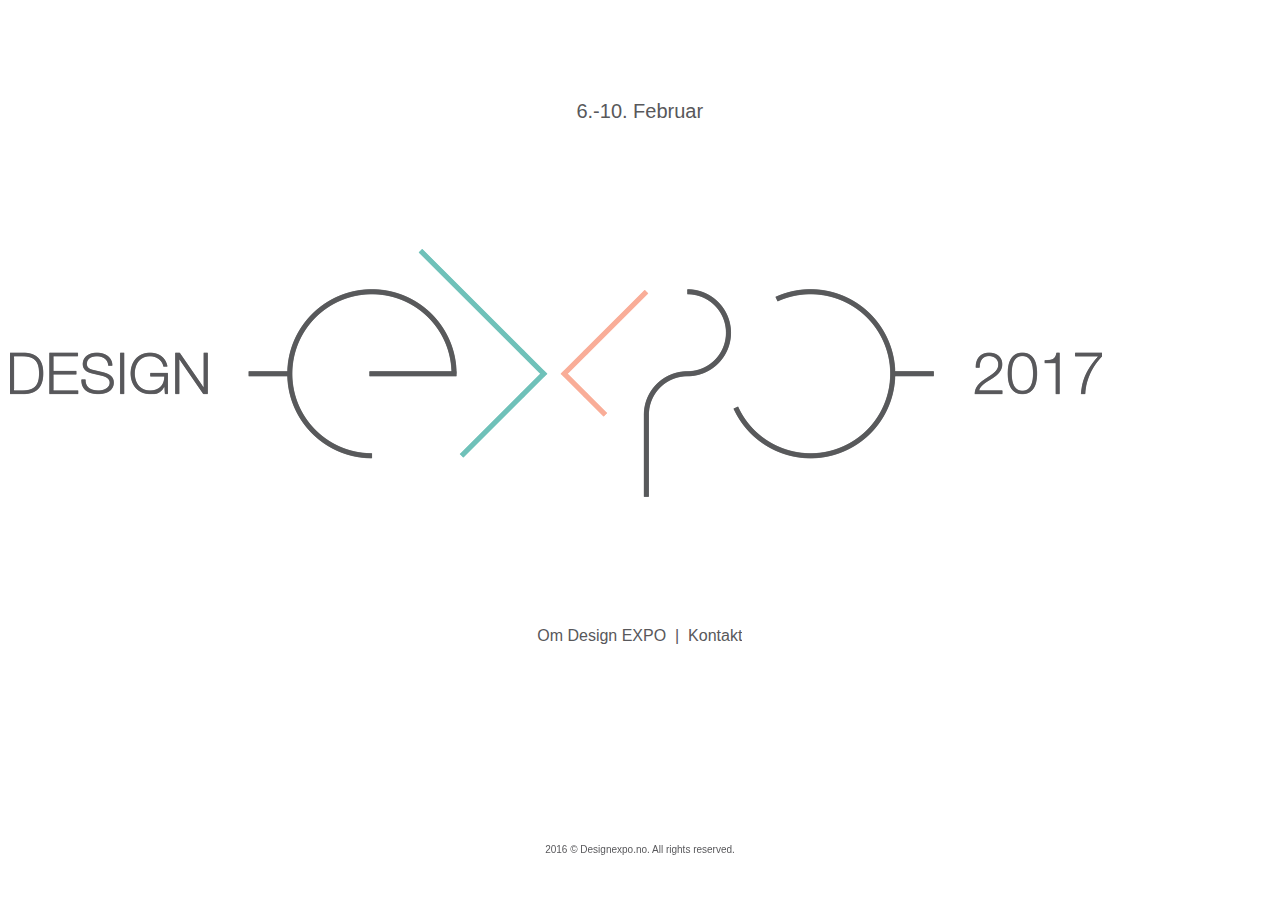
<file: index.html>
﻿<!doctype html>
<html>
	<head>
		<title>Design EXPO 2017</title>
		
		<link href="https://fonts.googleapis.com/css?family=Oswald" rel="stylesheet">
		<link rel="stylesheet" href="css/style.css">
	</head>
	<body>
		<div id="wrapper">
			<div id="remse">
				<article id="1">
					<a href="javascript:void(0);" onclick="movePage(1);" class="right button"></a>
					<div class="artWrapper">
						<div class="avsnitt">
							<h2>Hva</h2>
							<p>
								Design EXPO arrangeres én uke i året, og tilbyr blant annet foredrag, workshops, meetups og utstillinger. Begivenheten er sentrert rundt et tema – RESHAPE – som handler om designerens rolle i formingen av et samfunn med konstant omstillingsbehov.
							</p>
						</div>
						<div class="avsnitt">
							<h2>Hvor og når?</h2>
							<p>
								Design EXPO finner sted i Trondheim fra 2. til 10. februar. Dato for foredragskavalkaden EXPOtalks er satt til 9. februar. De ulike arrangementene vil utspille seg i varierte lokaler rundt om på NTNU Gløshaugen. 
							</p>
						</div>
						<div class="avsnitt">
							<h2>Hvem?</h2>
							<p>
								Design EXPO arrangeres av studenter ved sivilingeniørutdanningen Industriell Design på NTNU. Universitetets studenter vil under Design EXPO konvergere med ledende designere, akademikere og bedrifter.
							</p>
						</div>
						<div class="avsnitt">
							<h2>Hvorfor?</h2>
							<p>
								Design EXPO ble skapt for å rette et søkelys mot design som løsningsverktøy og instrument for samfunnsendring. Vi ønsker å ha fokus på aktuelle problemstillinger og utfordringer vi står overfor som samfunn og designbransje, og med det frembringe nyanserte innspill som kan inspirere både studenter og bransjen for øvrig. 
							</p>
							<p>
								Overskuddet fra Design EXPO går til en ekskursjon for 3. årstrinn ved Industriell Design. I 2017 går turen til Nepal, der studentene skal igangsette et arbeid for bedre søppelhåndtering i byen Pokhara. Prosjektet er i samarbeid med Tribhuvan University, og vil fortsette etter ekskursjonsgruppens involvering. 
							</p>
						</div>
					</div>
				</article>
				<article id="2">
					<div class="dato">6.-10. Februar</div>
					<img class="logo" src="img/logo-stor.png" />
					<header>
						<ul class="nav clearfix">
							<li><a href="javascript:void(0);" onclick="movePage(0);">Om Design EXPO</a></li>
							<li>&nbsp; | &nbsp;</li>
							<li><a href="javascript:void(0);" onclick="movePage(2);">Kontakt</a></li>
						</ul>
					</header>
				</article>
				<article id="3">
					<a href="javascript:void(0);" onclick="movePage(1);" class="left button"></a>
					<div class="artWrapper">
						<div class="avsnitt kontaktinfo">
							<img style="float:left;" src="img/leder.png">
							<h2>Leder</h2>
							<p>Ida Christine Opsahl (<a href="mailto:">ida@designexpo.no</a>)</p>
						</div>
						<div class="avsnitt kontaktinfo">
							<img style="float:left;" src="img/bedrift.png">
							<h2>Bedriftskontakt</h2>
							<p>Sven-Erik Kaiser (<a href="mailto:sven@designexpo.no">sven@designexpo.no</a>)</p>
						</div>
						<div class="avsnitt kontaktinfo">
							<img style="float:left;" src="img/arra.png">
							<h2>Arrangement</h2>
							<p>Petter Mustvedt (<a href="mailto:petter@designexpo.no">petter@designexpo.no</a>)</p>
						</div>
						<div class="avsnitt kontaktinfo">
							<img style="float:left;" src="img/oko.png">
							<h2>Økonomi</h2>
							<p>Harald Larssen Lønning (<a href="mailto:harald@designexpo.no">harald@designexpo.no</a>)</p>
						</div>
						<div class="avsnitt kontaktinfo">
							<img style="float:left;" src="img/pr.png">
							<h2>Markedsføring</h2>
							<p>Simen Kjendseth (<a href="mailto:simen@designexpo.no">simen@designexpo.no</a>)</p>
						</div>
						<div class="avsnitt kontaktinfo">
							<img style="float:left;" src="img/peng.png">
							<h2>Spons</h2>
							<p>Sigurd Kalvik (<a href="mailto:sigurd@designexpo.no">sigurd@designexpo.no</a>)</p>
						</div>
					</div>
				</article>
				<div class="clear"></div>
				<footer>2016 &copy; Designexpo.no. All rights reserved.</footer>
			</div>
		</div>
		<script src="https://ajax.googleapis.com/ajax/libs/jquery/3.1.1/jquery.min.js"></script>
		<script>

			var remse = document.getElementById('remse');
			var en = document.getElementById('1');
			var to = document.getElementById('2');
			var tre = document.getElementById('3');
			
			var currentPage = 1;
			var pastMargin, currentMargin;
			
			var bredde = $(window).width();
			var hoyde = $(window).height();

			var isScrollbar = false;
			
			var marg = [0, -bredde, -2*bredde];
			pastMargin = marg[currentMargin];

			var rtime;
			var timeout = false;
			var delta = 200;
			
			en.style.minHeight = hoyde + 'px';
			to.style.minHeight = hoyde + 'px';
			tre.style.minHeight = hoyde + 'px';
			$(window).onload = function() {
				// Check if body height is higher than window height :)
			    if ($("body").height() > $(window).height()) {
			        isScrollbar = true;
			    } else {
			    	isScrollbar = false;
			    }
			}
			
			$(window).resize(function() {
				bredde = $(window).width();
				hoyde = $(window).height();
				
				marg = [0, -bredde, -2*bredde];				



				en.style.minHeight = hoyde + 'px';
				to.style.minHeight = hoyde + 'px';
				tre.style.minHeight = hoyde + 'px';
				
				/*Checker for stop resize*/
				rtime = new Date();
				if (timeout === false) {
					timeout = true;
					setTimeout(resizeend, delta);
				}
			});
			
			$(document).keydown(function(e) {
				switch(e.which) {
					case 37: // left
					if (currentPage > 0) {
						currentPage--;
						movePage(currentPage);
					}
					break;

					case 39: // right
					if (currentPage < 2) {
						currentPage++;
						movePage(currentPage);
					}
					break;

					default: return; // exit this handler for other keys
				}
				e.preventDefault(); // prevent the default action (scroll / move caret)
			});

			function resizeend() {
				if (new Date() - rtime < delta) {
					setTimeout(resizeend, delta);
				} else {
					timeout = false;
					movePage(currentPage);
				}               
			}
			
			function movePage(page) {
				currentPage = page;
				
				$('#remse').animate(
					{left: marg[page]}, 800, "swing");
			}
			
			function checkIfScrollbar() {
				// Check if body height is higher than window height :)
			    if ($("body").height() > $(window).height()) {
			        isScrollbar = true;
			    }

			    // Check if body width is higher than window width :)
			    if ($("body").width() > $(window).width()) {
			        isScrollbar = false;
			    }
			}
		</script>
	</body>
</html>
</file>
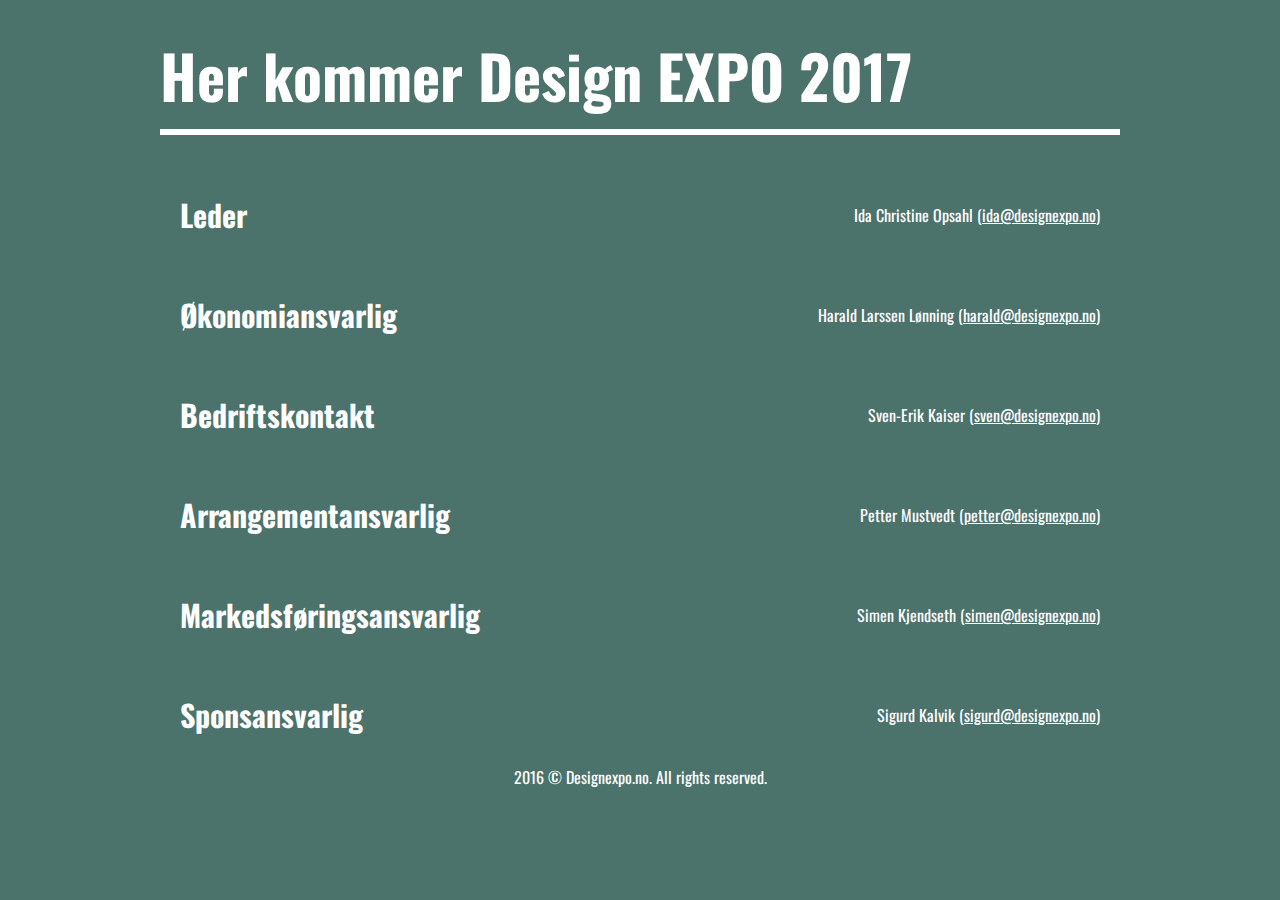
<file: 0.5/index.html>
<!doctype HTML>
<html>
	<head>
		<title>Design EXPO 2017</title>

		<link href="https://fonts.googleapis.com/css?family=Oswald" rel="stylesheet">

		<meta charset="UTF-8">

		<style>
			* {
				margin:0;
				padding:0;
			}
			html {
				background:#4c726c;
				font-family: Oswald, Verdana,  sans-serif;
				color:#fff;
			}
			h1 {
				font-size: 60px;
				margin-top: 30px;
				margin-bottom: 10px;
			}
			h2 {
				width:200px;
				float:left;
				font-size:30px;
				vertical-align: middle;
				line-height: 80px;	
			}
			a {
				color:#fff;
			}
			a:hover {
				color:oranges;
			}
			hr {
				background: #fff;
				border:3px solid white;
				margin-bottom: 30px;
			}
			section {
				width:960px;
				margin:0 auto;
			}
			article {
				width:920px;
				height:80px;
				overflow:auto;
				padding:10px 20px;
			}
			article:hover {
				background:#6fc1b9;
			}
			article p {
				float:right;
				vertical-align: middle;
				line-height: 80px;
			}
		</style>
	</head>
	<body>
		<section>
			<h1>Her kommer Design EXPO 2017</h1>
			<hr />
			<article>
				<h2>Leder</h2>
				<p>
					Ida Christine Opsahl (<a href="mailto:ida@designexpo.no">ida@designexpo.no</a>)
				</p>
			</article>
			<article>
				<h2>Økonomiansvarlig</h2>
				<p>
					Harald Larssen Lønning (<a href="mailto:harald@designexpo.no">harald@designexpo.no</a>)
				</p>
			</article>
			<article>
				<h2>Bedriftskontakt</h2>
				<p>
					Sven-Erik Kaiser (<a href="mailto:sven@designexpo.no">sven@designexpo.no</a>)
				</p>
			</article>
			<article>
				<h2>Arrangementansvarlig</h2>
				<p>
					Petter Mustvedt (<a href="mailto:petter@designexpo.no">petter@designexpo.no</a>)
				</p>
			</article>
			<article>
				<h2>Markedsføringsansvarlig</h2>
				<p>
					Simen Kjendseth (<a href="mailto:simen@designexpo.no">simen@designexpo.no</a>)
				</p>
			</article>
			<article>
				<h2>Sponsansvarlig</h2>
				<p>
					Sigurd Kalvik (<a href="mailto:sigurd@designexpo.no">sigurd@designexpo.no</a>)
				</p>
			</article>
			<p style="text-align: center; margin-bottom:20px;">2016 &copy; Designexpo.no. All rights reserved.</p>
		</section>
	</body>
</html>
</file>
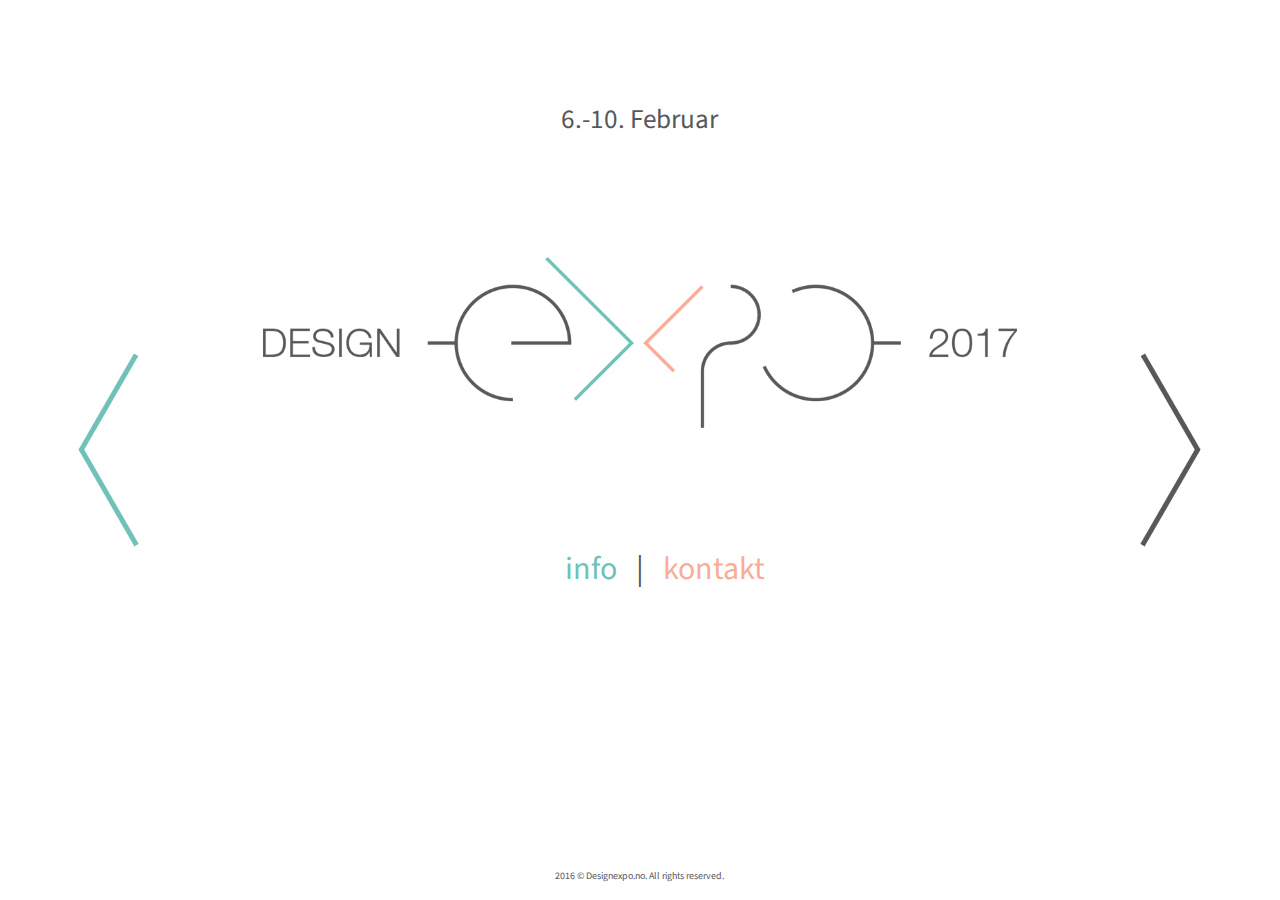
<file: 1.5/index.html>
<!doctype html>
<html>
	<head>
		<meta name="viewport" content="width=device-width,initial-scale=1">
		<meta charset="utf-8">

		<title>Design EXPO 2017</title>
		
		<link rel="icon" href="img/favicon.png" type="image/png" sizes="64x64">
		<link href="https://fonts.googleapis.com/css?family=Oswald" rel="stylesheet">
		<link href="https://fonts.googleapis.com/css?family=Open+Sans" rel="stylesheet">
		<link href="https://fonts.googleapis.com/css?family=Lato|Source+Sans+Pro" rel="stylesheet">
		<link rel="stylesheet" href="css/style.css">
	</head>
	<body>
		<div id="wrapper">
			<div id="remse">
				<article id="1" class="clearfix">
					<a href="javascript:void(0);" onclick="movePage(1);" class="rightChevron button"></a>
					<div id="dritt" class="artWrapper right clearfix">
						<div class="avsnitt omoss">
							<h2>Hva?</h2>
							<p>
								Design EXPO arrangeres én uke i året, og tilbyr blant annet foredrag, workshops, meetups og utstillinger. Begivenheten er sentrert rundt et tema – RESHAPE – som handler om designerens rolle i formingen av et samfunn med konstant omstillingsbehov.
							</p>
						</div>
						<div class="avsnitt omoss">
							<h2>Hvor og når?</h2>
							<p>
								Design EXPO finner sted i Trondheim fra 6. til 10. februar. Dato for foredragskavalkaden EXPOtalks er satt til 9. februar. De ulike arrangementene vil utspille seg i varierte lokaler rundt om på NTNU Gløshaugen. 
							</p>
						</div>
						<div class="avsnitt omoss">
							<h2>Hvem?</h2>
							<p>
								Design EXPO arrangeres av studenter ved sivilingeniørutdanningen Industriell Design på NTNU. Universitetets studenter vil under Design EXPO konvergere med ledende designere, akademikere og bedrifter.
							</p>
						</div>
						<div class="avsnitt omoss">
							<h2>Hvorfor?</h2>
							<p>
								Design EXPO ble skapt for å rette et søkelys mot design som løsningsverktøy og instrument for samfunnsendring. Vi ønsker å ha fokus på aktuelle problemstillinger og utfordringer vi står overfor som samfunn og designbransje, og med det frembringe nyanserte innspill som kan inspirere både studenter og bransjen for øvrig. 
							</p>
							<p>
								Overskuddet fra Design EXPO går til en ekskursjon for 3. årstrinn ved Industriell Design. I 2017 går turen til Nepal, der studentene skal igangsette et arbeid for bedre søppelhåndtering i byen Pokhara. Prosjektet er i samarbeid med Tribhuvan University, og vil fortsette etter ekskursjonsgruppens involvering. 
							</p>	
						</div>
						<br />
						<br />
					</div>
					<footer>2016 &copy; Designexpo.no. All rights reserved.</footer>
				</article>
				<article id="2" style="background:#fff;"  class="clearfix">
					<a href="javascript:void(0);" onclick="movePage(0);" class="leftChevronMain button"></a>
					<a href="javascript:void(0);" onclick="movePage(2);" class="rightChevronMain button"></a>
					<div class="dato">6.-10. Februar</div>
					<img class="logo" src="img/logo-stor.png" />
					<header>
						<div class="navwrapper">
							<ul class="nav clearfix">
								<li><a href="javascript:void(0);" onclick="movePage(0);" style="color:#6fc1b9; width:100%; text-align: right;">info</a></li>
								<li style=" width:6%; text-align:center;">|</li>
								<li><a href="javascript:void(0);" onclick="movePage(2);" style="color:#f9ad98; width:100%; text-align:left;">kontakt</a></li>
							</ul>
						</div>
					</header>
					<footer>2016 &copy; Designexpo.no. All rights reserved.</footer>
				</article>
				<article id="3"  class="clearfix">
					<a href="javascript:void(0);" onclick="movePage(1);" class="leftChevron button"></a>
					<div class="artWrapper left clearfix">
						<div class="avsnitt kontaktinfo">
							<img style="float:left;" src="img/leder.png">
							<h2>Leder</h2>
							<p>Ida Christine Opsahl (<a href="mailto:">ida@designexpo.no</a>)</p>
						</div>
						<div class="avsnitt kontaktinfo">
							<img style="float:left;" src="img/bedrift.png">
							<h2>Bedriftskontakt</h2>
							<p>Sven-Erik Kaiser (<a href="mailto:sven@designexpo.no">sven@designexpo.no</a>)</p>
						</div>
						<div class="avsnitt kontaktinfo">
							<img style="float:left;" src="img/arra.png">
							<h2>Arrangement</h2>
							<p>Petter Mustvedt (<a href="mailto:petter@designexpo.no">petter@designexpo.no</a>)</p>
						</div>
						<div class="avsnitt kontaktinfo">
							<img style="float:left;" src="img/oko.png">
							<h2>Økonomi</h2>
							<p>Harald Larssen Lønning (<a href="mailto:harald@designexpo.no">harald@designexpo.no</a>)</p>
						</div>
						<div class="avsnitt kontaktinfo">
							<img style="float:left;" src="img/pr.png">
							<h2>Markedsføring</h2>
							<p>Simen Kjendseth (<a href="mailto:simen@designexpo.no">simen@designexpo.no</a>)</p>
						</div>
						<div class="avsnitt kontaktinfo">
							<img style="float:left;" src="img/peng.png">
							<h2>Spons</h2>
							<p>Sigurd Kalvik (<a href="mailto:sigurd@designexpo.no">sigurd@designexpo.no</a>)</p>
						</div>
					</div>
					<footer>2016 &copy; Designexpo.no. All rights reserved.</footer>
				</article>
				<div class="clear"></div>
			</div>
		</div>
		<script src="https://ajax.googleapis.com/ajax/libs/jquery/3.1.1/jquery.min.js"></script>
		<script>
		
			var remse = document.getElementById('remse');
			var en = document.getElementById('1');
			var to = document.getElementById('2');
			var tre = document.getElementById('3');

			var wrappers = document.getElementsByClassName('artWrapper');
			
			var currentPage = 1;
			
			var bredde = $(window).width();
			var hoyde = $(window).height();
			
			var marg = [0, -bredde, -2*bredde];
			var scrollBarWidth = 17;

			var rtime;
			var timeout = false;
			var delta = 200;
			var t = 0;

			setHeight();
			setMargin();

			$(window).resize(function() {
				
				setWindowDimensions();
				setHeight();
				setMargin();
				
				/*Checker for stop resize*/
				rtime = new Date();
				if (timeout === false) {
					timeout = true;
					setTimeout(resizeend, delta);
				}
				
			});
			
			$(document).keydown(function(e) {
				switch(e.which) {
					case 37: // left
					if (currentPage > 0) {
						currentPage--;
						movePage(currentPage);
					}
					break;

					case 39: // right
					if (currentPage < 2) {
						currentPage++;
						movePage(currentPage);
					}
					break;

					default: return; // exit this handler for other keys
				}
				e.preventDefault(); // prevent the default action (scroll / move caret)
			});

			function resizeend() {
				if (new Date() - rtime < delta) {
					setTimeout(resizeend, delta);
				} else {
					timeout = false;
					movePage(currentPage);
				}               
			}
			
			function movePage(page) {
				currentPage = page;
				
				$('#remse').animate(
					{left: marg[page]}, 800, "swing");
			}
			
			function isScrollbar() {
				// Check if body height is higher than window height :)
			    if ($('#remse').height() > $(window).height()) {
			        return true;
			    } else {
			    	return false;
			    }
			}

			function setHeight() {		
				if ( $('#dritt').height() < $(window).height() ) {
					en.style.height = hoyde + 'px';
					to.style.height = hoyde + 'px';
					tre.style.height = hoyde + 'px';
				} else {
					hoyde = $('#dritt').height();
					en.style.height = hoyde + 'px';
					to.style.height = hoyde + 'px';
					tre.style.height = hoyde + 'px';
				}
			}

			function setWindowDimensions() {
				bredde = $(window).width();
				hoyde = $(window).height();
			}

			function setMargin() {
				if ( isScrollbar() ) {
					bredde -= 17;
					marg = [0, -bredde, -2*bredde];
				} else {
					marg = [0, -bredde, -2*bredde];
				}
			}
		</script>
	</body>
</html>
</file>
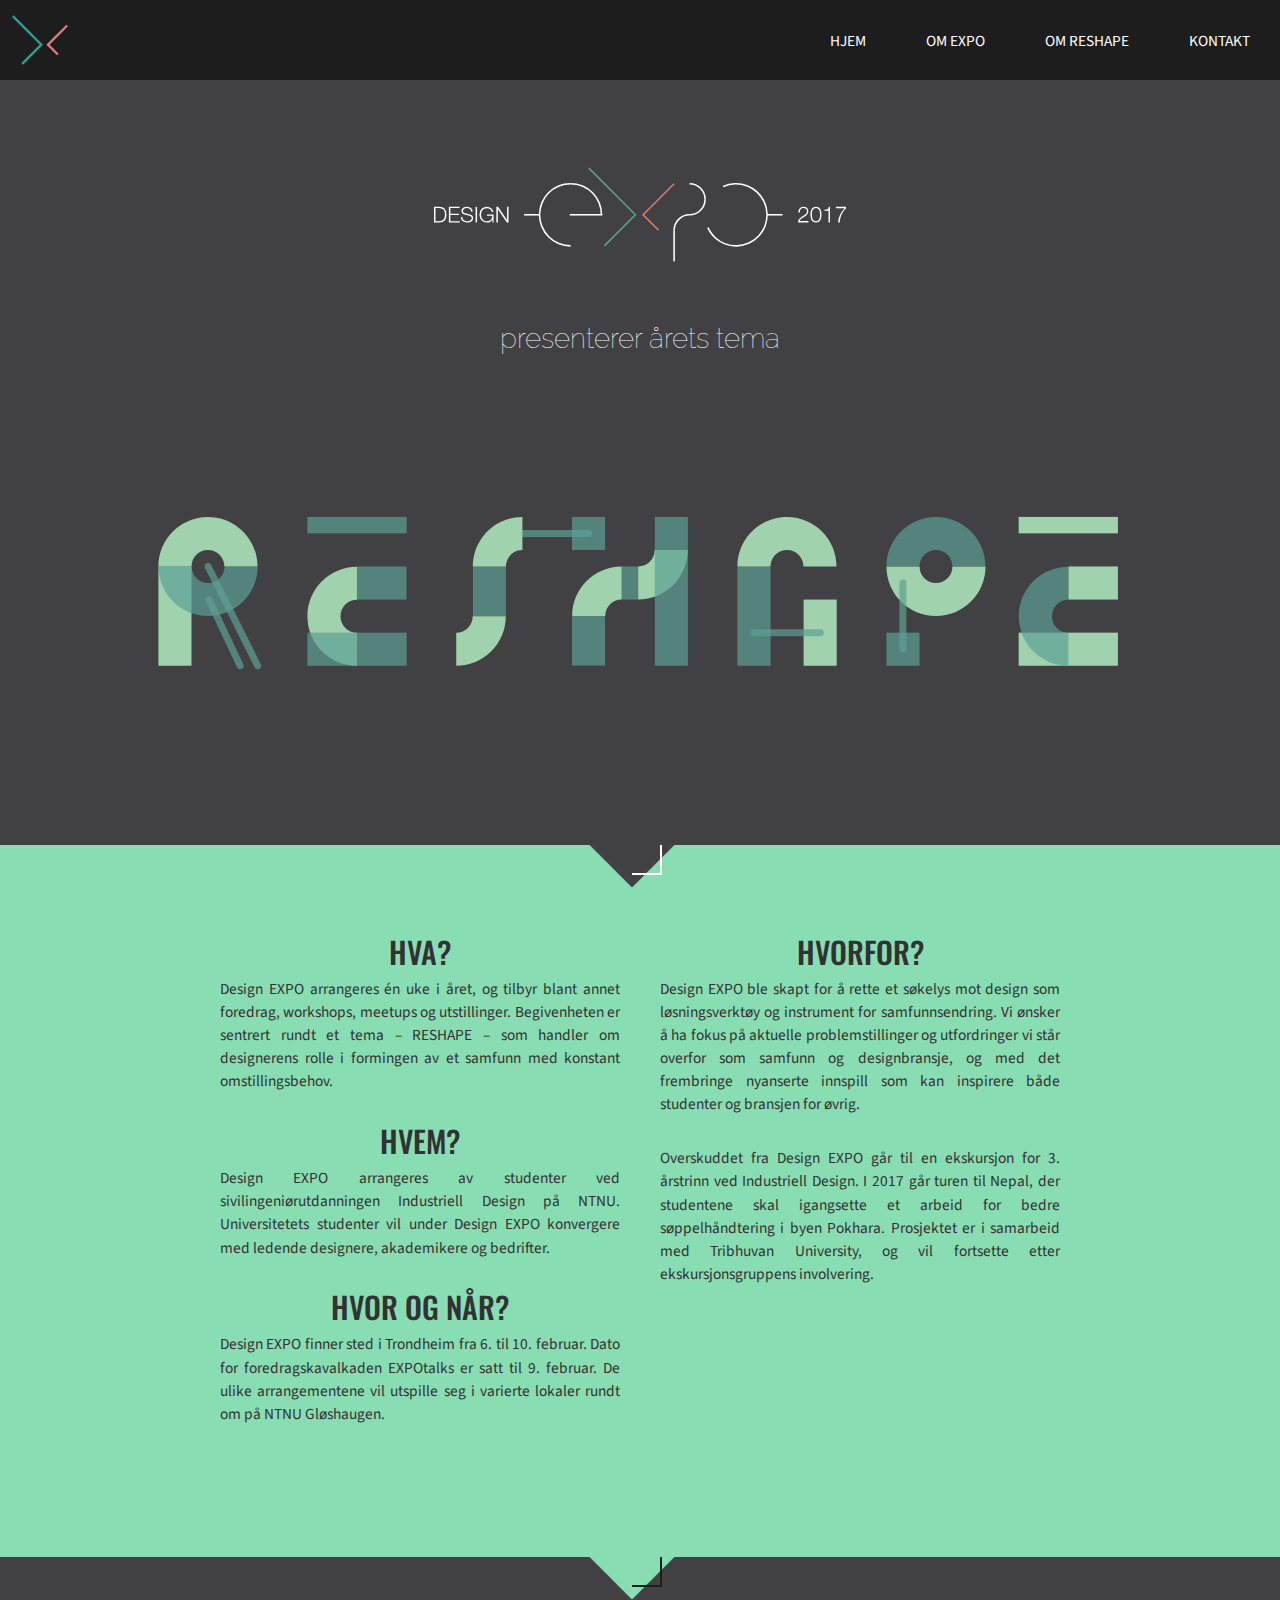
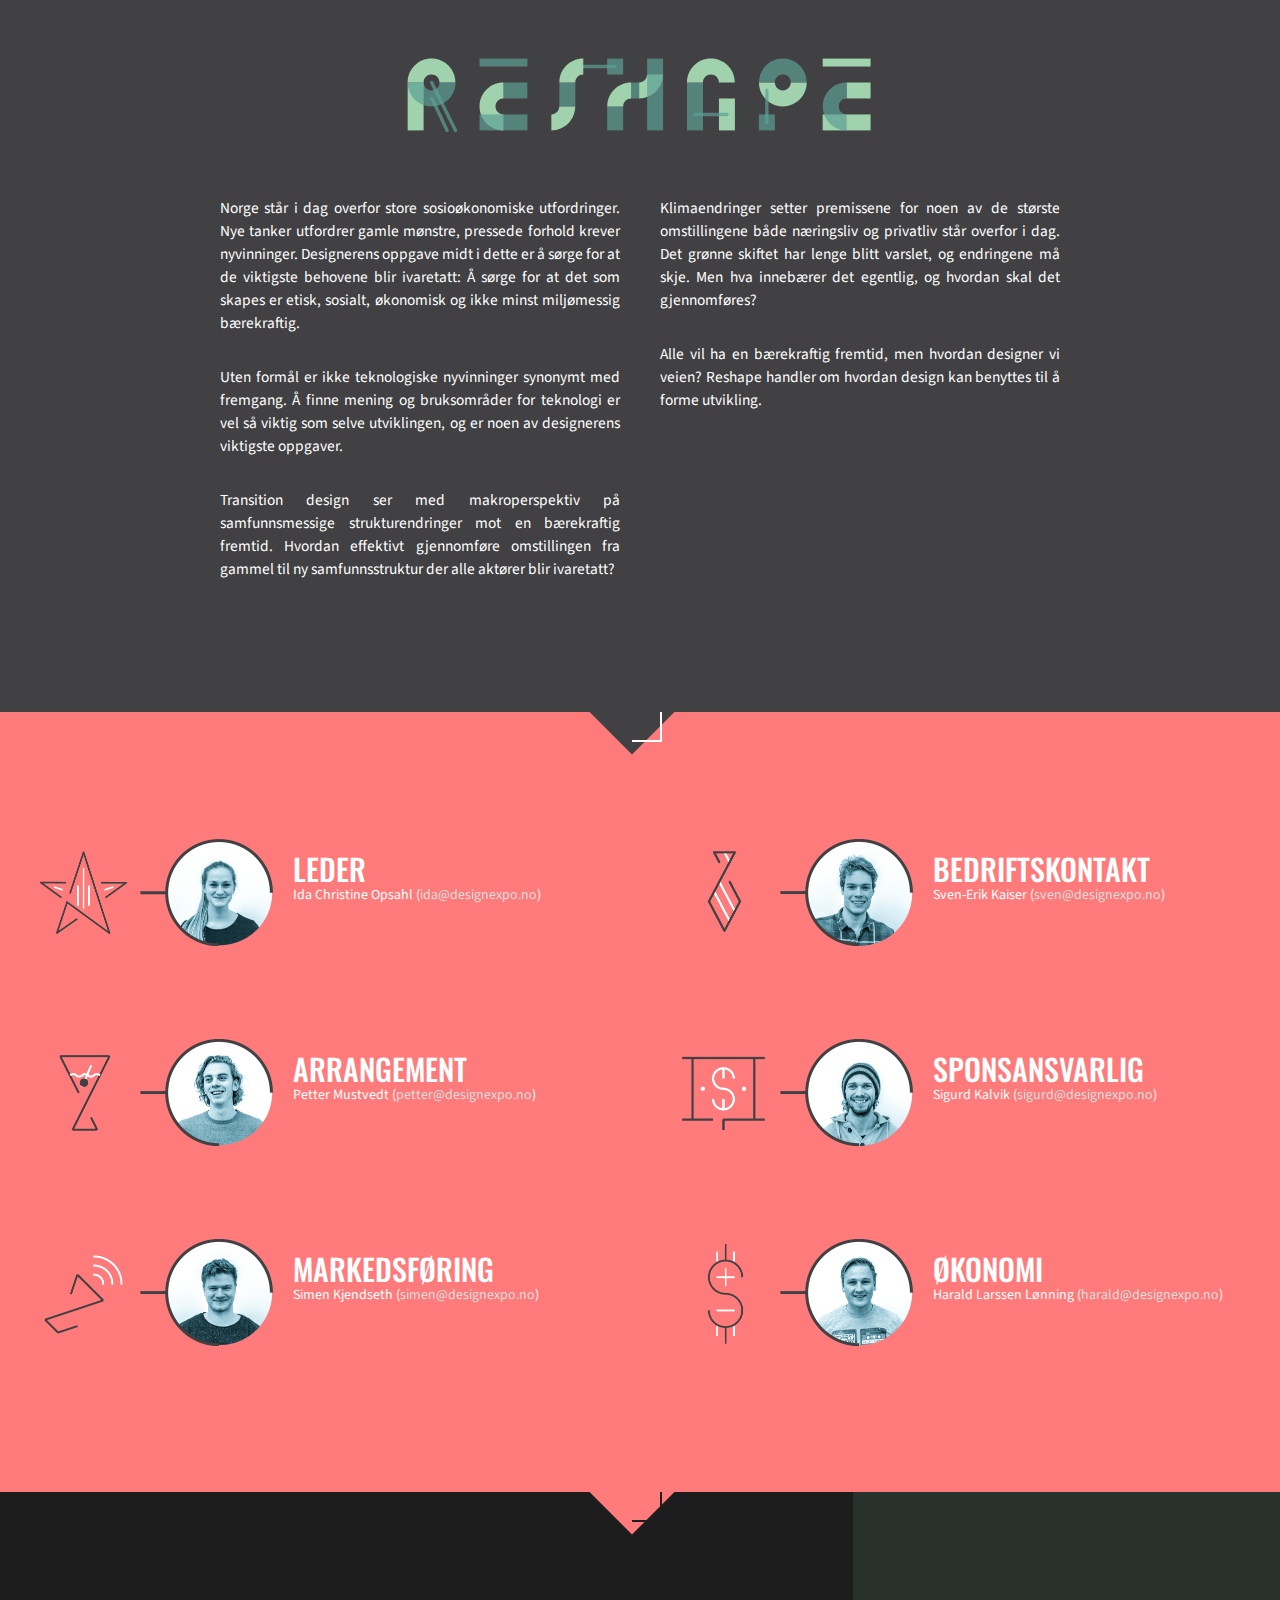
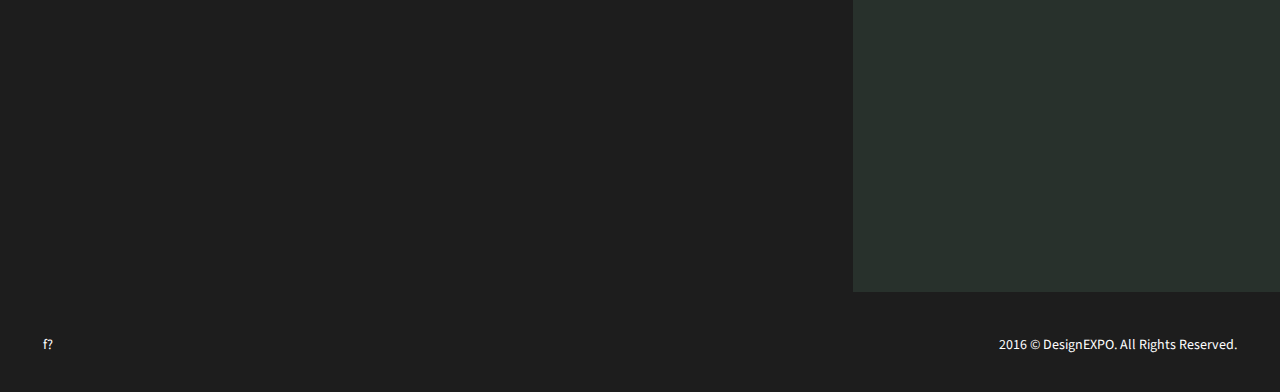
<file: 2.5/index.html>
<!DOCTYPE html>
<html lang="no">
	<head>
		<meta charset="utf-8">
		<meta http-equiv="X-UA-Compatible" content="IE=edge">
		<meta name="viewport" content="width=device-width, initial-scale=1">
		
		<title>DesignEXPO 2017</title>

		<link href="https://fonts.googleapis.com/css?family=Oswald:300,400|Source+Sans+Pro:200,300,400|Raleway:200,300,400" rel="stylesheet">
		<link href="css/bootstrap.min.css" rel="stylesheet">
		<link href="css/main.css" rel="stylesheet">
		<link rel="favicon" href="img/expox-farge.svg">

		<!-- HTML5 shim and Respond.js for IE8 support of HTML5 elements and media queries -->
		<!-- WARNING: Respond.js doesn't work if you view the page via file:// -->
		<!--[if lt IE 9]>
		<script src="https://oss.maxcdn.com/html5shiv/3.7.3/html5shiv.min.js"></script>
		<script src="https://oss.maxcdn.com/respond/1.4.2/respond.min.js"></script>
		<![endif]-->
	</head>
	<body id="top">
		<nav  id="mainNav" class="mainNav col-md-12 col-xs-12 col-xm-12">
			<a class="nav-logo" href="#top">
				<!-- LOGO -->
			</a>
			<div id="nav-burger" class="nav-burger">
				<div class="nav-burger-wrapper">
					<div class="nav-burger-part"></div>
					<div class="nav-burger-part"></div>
					<div class="nav-burger-part"></div>
				</div>
			</div>
			<ul id="nav-list">
				<li class="nav-element"><a href="#top" class="navbtn" onclick="clickNav()">hjem</a></li>
				<li class="nav-element"><a href="#omexpo" class="navbtn" onclick="clickNav()">om expo</a></li>
				<li class="nav-element"><a href="#omreshape" class="navbtn" onclick="clickNav()">om reshape</a></li>
				<li class="nav-element"><a href="#kontakt" class="navbtn" onclick="clickNav()">kontakt</a></li>
			</ul>
		</nav>
		<main class="main-wrapper">
			<section class="col-md-12 col-xs-12 col-sm-12 full-page page-section intro-section">
				<div class="expo-logo">
					
				</div>
				<div class="intro-tekst">
					<p>presenterer årets tema</p>
				</div>
				<div class="reshape-logo">
					
				</div>
			</section>
			<section id="omexpo" class="col-md-12 col-xs-12 col-sm-12 page-section">
				<span><!-- Ekkel quick fix for at css skal funke --></span>
				<div class="col-md-6 col-sm-12 col-xs-12 spalte">
					<article class="omexpo-article">
						<h2>Hva?</h2>
						<p>
							Design EXPO arrangeres én uke i året, og tilbyr blant annet foredrag, workshops, meetups og utstillinger. Begivenheten er sentrert rundt et tema – RESHAPE – som handler om designerens rolle i formingen av et samfunn med konstant omstillingsbehov.
						</p>
					</article>
					<article class="omexpo-article">
						<h2>Hvem?</h2>
						<p>
							Design EXPO arrangeres av studenter ved sivilingeniørutdanningen Industriell Design på NTNU. Universitetets studenter vil under Design EXPO konvergere med ledende designere, akademikere og bedrifter.
						</p>
					</article>
					<article class="omexpo-article">
						<h2>Hvor og når?</h2>
						<p>
							Design EXPO finner sted i Trondheim fra 6. til 10. februar. Dato for foredragskavalkaden EXPOtalks er satt til 9. februar. De ulike arrangementene vil utspille seg i varierte lokaler rundt om på NTNU Gløshaugen.
						</p>
					</article>
				</div>
				<div  class="col-md-6 col-sm-12 col-xs-12 spalte">
					<article class="omexpo-article">
						<h2>Hvorfor?</h2>
						<p>
							Design EXPO ble skapt for å rette et søkelys mot design som løsningsverktøy og instrument for samfunnsendring. Vi ønsker å ha fokus på aktuelle problemstillinger og utfordringer vi står overfor som samfunn og designbransje, og med det frembringe nyanserte innspill som kan inspirere både studenter og bransjen for øvrig.
						</p>
						<p>
							Overskuddet fra Design EXPO går til en ekskursjon for 3. årstrinn ved Industriell Design. I 2017 går turen til Nepal, der studentene skal igangsette et arbeid for bedre søppelhåndtering i byen Pokhara. Prosjektet er i samarbeid med Tribhuvan University, og vil fortsette etter ekskursjonsgruppens involvering.
						</p>
					</article>
				</div>
			</section>
			<section  id="omreshape" class="col-md-12 col-xs-12 col-sm-12 page-section">
				<div class="col-md-12 col-sm-12 col-xs-12 reshape-logo" style="height:80px; margin-bottom:60px; margin-top:20px;">
					
				</div>
				<div class="col-md-6 col-xs-12 col-sm-12 spalte">
					<p>
						Norge står i dag overfor store sosioøkonomiske utfordringer. Nye tanker utfordrer gamle mønstre, pressede forhold krever nyvinninger. Designerens oppgave midt i dette er å sørge for at de viktigste behovene blir ivaretatt: Å sørge for at det som skapes er etisk, sosialt, økonomisk og ikke minst miljømessig bærekraftig. 
					</p>
					<p>
						Uten formål er ikke teknologiske nyvinninger synonymt med fremgang. Å finne mening og bruksområder for teknologi er vel så viktig som selve utviklingen, og er noen av designerens viktigste oppgaver. 
					</p>
					<p>
						Transition design ser med makroperspektiv på samfunnsmessige strukturendringer mot en bærekraftig fremtid. Hvordan effektivt gjennomføre omstillingen fra gammel til ny samfunnsstruktur der alle aktører blir ivaretatt?
					</p>
				</div>
				<div class="col-md-6 col-xs-12 col-sm-12 spalte">
					<p>
						Klimaendringer setter premissene for noen av de største omstillingene både næringsliv og privatliv står overfor i dag. Det grønne skiftet har lenge blitt varslet, og endringene må skje.  Men hva innebærer det egentlig, og hvordan skal det gjennomføres? 
					</p>
					<p>
						Alle vil ha en bærekraftig fremtid, men hvordan designer vi veien? Reshape handler om hvordan design kan benyttes til å forme utvikling. 
					</p>
				</div>
			</section>
			<section id="kontakt" class="col-md-12 col-xs-12 col-sm-12 page-section" style="height:auto;">
				<!-- LEDER - Ida -->
				<article class="col-md-6 col-sm-12 col-xs-12 contact-article">
					<div class="col-md-5 col-sm-5 col-xs-12 contact-image" style="background-image:url('img/_.IDA.png')">
						
					</div>
					<div class="col-md-7 col-sm-7 col-xs-12 contact-text">
						<h2 class="col-md-12">leder</h2>
						<hr>
						<p class="col-md-12">Ida Christine Opsahl (<a href="mailto:">ida@designexpo.no</a>)</p>
					</div>
				</article>
				<!-- BEDRIFTSKONTAKT - Sven-Erik -->
				<article class="col-md-6 col-sm-12 col-xs-12 contact-article">
					<div class="col-md-5 col-sm-5 col-xs-12 contact-image" style="background-image:url('img/_.SVEN.png')">
						
					</div>
					<div class="col-md-7 col-sm-7 col-xs-12 contact-text">
						<h2 class="col-md-12">bedriftskontakt</h2>
						<hr>
						<p class="col-md-12">Sven-Erik Kaiser (<a href="mailto:sven@designexpo.no">sven@designexpo.no</a>)</p>
					</div>
				</article>
				<!-- ARRANGMENT - Petter -->
				<article class="col-md-6 col-sm-12 col-xs-12 contact-article">
					<div class="col-md-5 col-sm-5 col-xs-12 contact-image" style="background-image:url('img/_.PETTER.png')">
						
					</div>
					<div class="col-md-7 col-sm-7 col-xs-12 contact-text">
						<h2 class="col-md-12">arrangement</h2>
						<hr>
						<p class="col-md-12">Petter Mustvedt (<a href="mailto:petter@designexpo.no">petter@designexpo.no</a>)</p>
					</div>
				</article>
				<!-- SPONSANSVARLIG - Sigurd -->
				<article class="col-md-6 col-sm-12 col-xs-12 contact-article">
					<div class="col-md-5 col-sm-5 col-xs-12 contact-image" style="background-image:url('img/_.SIGURD.png')">
						
					</div>
					<div class="col-md-7 col-sm-7 col-xs-12 contact-text">
						<h2 class="col-md-12">sponsansvarlig</h2>
						<hr>
						<p class="col-md-12">Sigurd Kalvik (<a href="mailto:sigurd@designexpo.no">sigurd@designexpo.no</a>)</p>
					</div>
				</article>
				<!-- MARKEDSFØRING - Simen -->
				<article class="col-md-6 col-sm-12 col-xs-12 contact-article">
					<div class="col-md-5 col-sm-5 col-xs-12 contact-image" style="background-image:url('img/_.SIMEN.png')">
						
					</div>
					<div class="col-md-7 col-sm-7 col-xs-12 contact-text">
						<h2 class="col-md-12">markedsføring</h2>
						<hr>
						<p class="col-md-12">Simen Kjendseth (<a href="mailto:simen@designexpo.no">simen@designexpo.no</a>)</p>
					</div>
				</article>
				<!-- ØKONOMI - Harald -->
				<article class="col-md-6 col-sm-12 col-xs-12 contact-article">
					<div class="col-md-5 col-sm-5 col-xs-12 contact-image" style="background-image:url('img/_.HARALD.png')">
						
					</div>
					<div class="col-md-7 col-sm-7 col-xs-12 contact-text">
						<h2 class="col-md-12">økonomi</h2>
						<hr>
						<p class="col-md-12">Harald Larssen Lønning (<a href="mailto:harald@designexpo.no">harald@designexpo.no</a>)</p>
					</div>
				</article>
			</section>
		</main>
		<footer class="col-md-12 col-xs-12 col-xm-12">
			<div class="col-md-4 col-xs-12 col-sm-6 footer-section">
				<ul>
					<li></li>
				</ul>
			</div>
			<div class="col-md-4 col-xs-12 col-sm-6 footer-section">
				
			</div>
			<div class="col-md-4 col-xs-12 col-sm-12 footer-section location-map">
				<iframe src="https://www.google.com/maps/embed?pb=!1m18!1m12!1m3!1d1785.350684910209!2d10.402356516240863!3d63.41809428327121!2m3!1f0!2f0!3f0!3m2!1i1024!2i768!4f13.1!3m3!1m2!1s0x466d31958310c9d1%3A0x8cd33413e5074057!2sKolbj%C3%B8rn+Hejes+vei+2B%2C+7034+Trondheim!5e0!3m2!1sno!2sno!4v1479401050901?key=AIzaSyCcXQgBATKMPX7IqPcTIL-3uQqC1Uoclyo&zoom=12" onClick="style.pointerEvents='none'" width="100%" height="100%" frameborder="0" style="border:0" allowfullscreen></iframe>
				<!--
				https://maps.googleapis.com/maps/api/staticmap?size=512x512&zoom=12&amp;center=Chicago&format=png&style=feature:road.highway%7Celement:geometry%7Cvisibility:simplified%7Ccolor:0xc280e9&style=feature:transit.line%7Cvisibility:simplified%7Ccolor:0xbababa&style=feature:road.highway%7Celement:labels.text.stroke%7Cvisibility:on%7Ccolor:0xb06eba&style=feature:road.highway%7Celement:labels.text.fill%7Cvisibility:on%7Ccolor:0xffffff&key=YOUR_API_KEY
				-->
			</div>
			<div class="col-md-12 col-sm-12 col-xs-12 footer-bottom">
				<div class="col-md-6 col-sm-6 col-xs-12">
					<ul>
						<li>f</li>
						<li>?</li>
					</ul>
				</div>
				<div class="col-md-6 col-sm-6 col-xs-12">
					<p class="footer-copy">2016 &copy; DesignEXPO. All Rights Reserved.</p>
				</div>
			</div>
		</footer>
		<!-- jQuery (necessary for Bootstrap's JavaScript plugins) -->
		<script src="https://ajax.googleapis.com/ajax/libs/jquery/1.12.4/jquery.min.js"></script>
		<!-- Include all compiled plugins (below), or include individual files as needed -->
		<script src="js/bootstrap.min.js"></script>
		<script src="js/scrollTo.min.js"></script>
		<script src="js/localscroll.min.js"></script>
		<script type="text/javascript">
			var navbar = document.getElementById('mainNav');
			var navburger = document.getElementById('nav-burger');
			// Scrolle til artiklene
			$(document).ready(function(){
				$.localScroll();
			});

			function checkIfScrolledHeader() {
				if(window.pageYOffset > 100 && navbar.classList[navbar.classList.length -1] != 'scrolled') {
					navbar.classList.toggle('scrolled');
				} else if (window.pageYOffset > 1 && navbar.classList[navbar.classList.length -1] == 'scrolled') {
					return;
				} else if (window.pageYOffset <= 1 && navbar.classList[navbar.classList.length -1] == 'scrolled') {
					navbar.classList.toggle('scrolled');
				}
			}

			function clickNav() {
				if (navburger.classList[navburger.classList.length -1] == 'open') {
					navburger.classList.toggle('open');
				}
			}

			checkIfScrolledHeader();
			window.addEventListener('scroll', checkIfScrolledHeader);

			document.getElementById('nav-burger').addEventListener('click', function() {
				this.classList.toggle('open');
			});
		</script>
	</body>
</html>
</file>
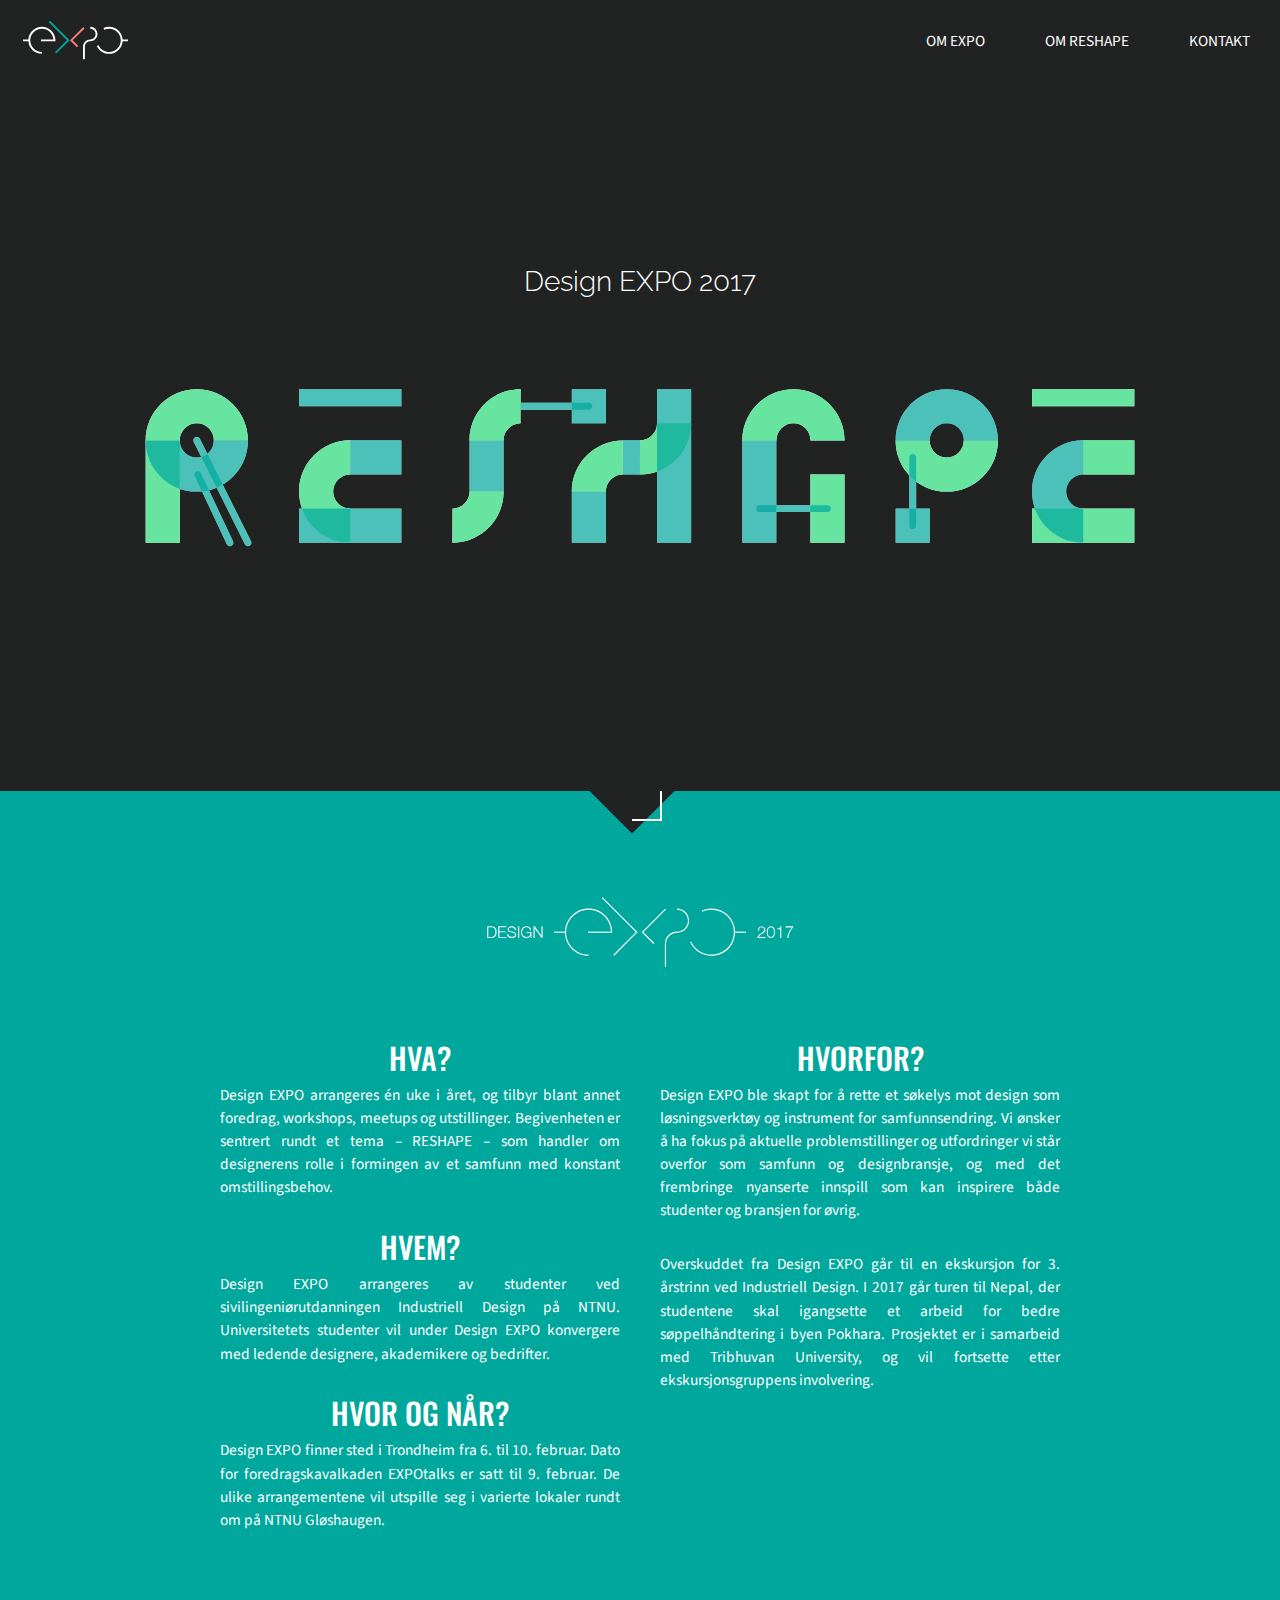
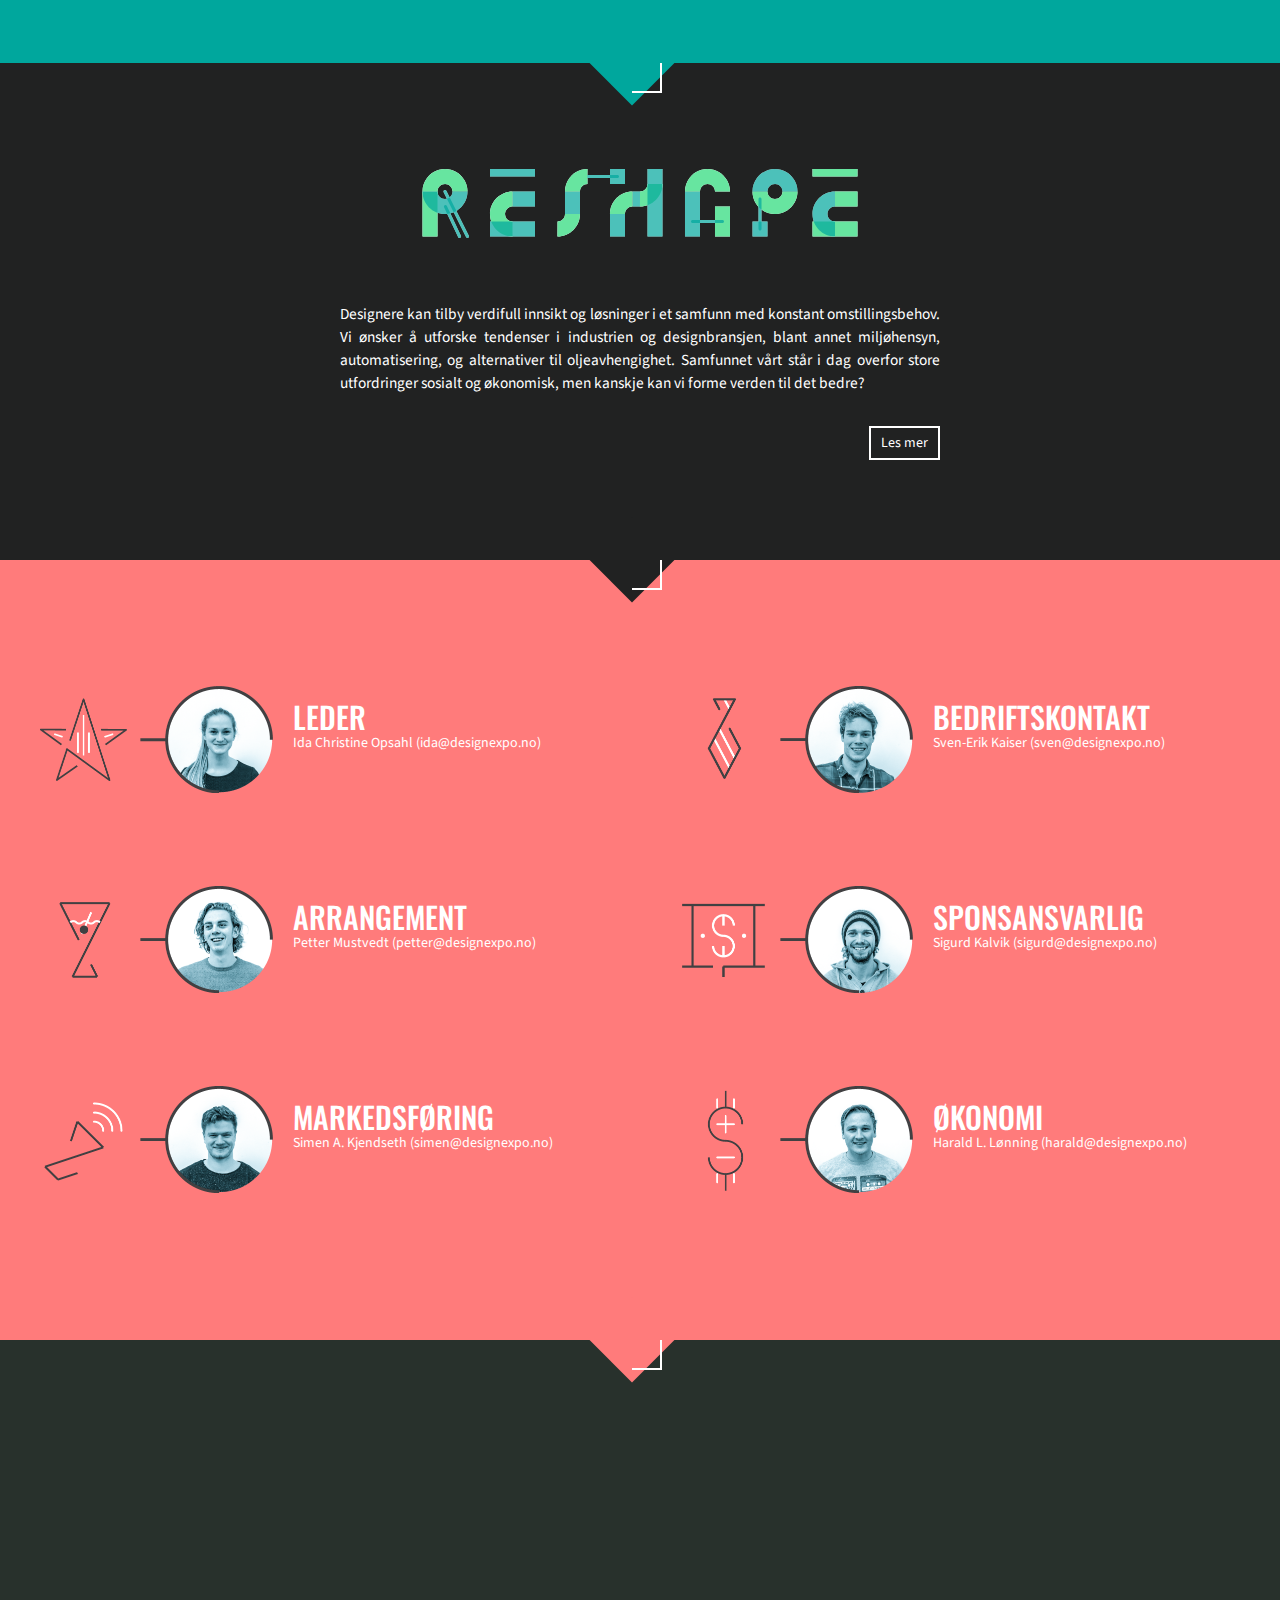
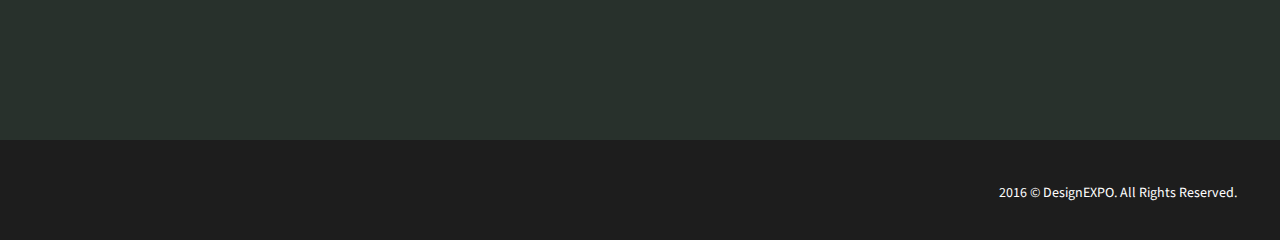
<file: 2.7/index.html>
<!DOCTYPE html>
<html lang="no">
	<head>
		<meta charset="utf-8">
		<meta http-equiv="X-UA-Compatible" content="IE=edge">
		<meta name="viewport" content="width=device-width, initial-scale=1">

		<meta property="og:url"                content="http://designexpo.no" />
		<meta property="og:type"               content="article" />
		<meta property="og:title"              content="DesignEXPO 2017" />
		<meta property="og:description"        content="Årets hendelse fra Industriell Design" />
		<meta property="og:image"              content="http://www.designexpo.no/img/reshape-promo.png" />
		<meta property="og:image:type" content="image/png" />
		<meta property="og:image:width" content="600" />
		<meta property="og:image:height" content="109" />
		
		<title>DesignEXPO 2017</title>

		<link href="https://fonts.googleapis.com/css?family=Oswald:300,400|Source+Sans+Pro:200,300,400|Raleway:200,300,400" rel="stylesheet">
		<link href="css/bootstrap.min.css" rel="stylesheet">
		<link href="css/main.css" rel="stylesheet">
		<link rel="icon" href="img/favicon.png" type="image/png" sizes="128x128">


		<!-- HTML5 shim and Respond.js for IE8 support of HTML5 elements and media queries -->
		<!-- WARNING: Respond.js doesn't work if you view the page via file:// -->
		<!--[if lt IE 9]>
		<script src="https://oss.maxcdn.com/html5shiv/3.7.3/html5shiv.min.js"></script>
		<script src="https://oss.maxcdn.com/respond/1.4.2/respond.min.js"></script>
		<![endif]-->
		

		<!--
				
		-->
	</head>
	<body id="top">
		<nav  id="mainNav" class="mainNav col-md-12 col-xs-12 col-xm-12">
			<a class="nav-logo" href="#top">
				<!-- LOGO -->
			</a>
			<div id="nav-burger" class="nav-burger">
				<div class="nav-burger-wrapper">
					<div class="nav-burger-part"></div>
					<div class="nav-burger-part"></div>
					<div class="nav-burger-part"></div>
				</div>
			</div>
			<ul id="nav-list">
				<li class="nav-element"><a href="#omexpo" class="navbtn" onclick="clickNav()">om expo</a></li>
				<li class="nav-element"><a href="#omreshape" class="navbtn" onclick="clickNav()">om reshape</a></li>
				<li class="nav-element"><a href="#kontakt" class="navbtn" onclick="clickNav()">kontakt</a></li>
			</ul>
		</nav>
		<main class="main-wrapper">
			<section class="col-md-12 col-xs-12 col-sm-12 full-page page-section intro-section">
				<div class="intro-tekst">
					<p>Design EXPO 2017</p>
				</div>
				<div class="reshape-logo">
					
				</div>
			</section>
			<section id="omexpo" class="col-md-12 col-xs-12 col-sm-12 page-section">
				<div class="col-md-12 col-sm-12 col-xs-12 expo-logo" style="height:80px; margin-bottom:60px; margin-top:20px;">
					
				</div>
				<div class="col-md-6 col-sm-12 col-xs-12 spalte">
					<article class="omexpo-article">
						<h2>Hva?</h2>
						<p>
							Design EXPO arrangeres én uke i året, og tilbyr blant annet foredrag, workshops, meetups og utstillinger. Begivenheten er sentrert rundt et tema – RESHAPE – som handler om designerens rolle i formingen av et samfunn med konstant omstillingsbehov.
						</p>
					</article>
					<article class="omexpo-article">
						<h2>Hvem?</h2>
						<p>
							Design EXPO arrangeres av studenter ved sivilingeniørutdanningen Industriell Design på NTNU. Universitetets studenter vil under Design EXPO konvergere med ledende designere, akademikere og bedrifter.
						</p>
					</article>
					<article class="omexpo-article">
						<h2>Hvor og når?</h2>
						<p>
							Design EXPO finner sted i Trondheim fra 6. til 10. februar. Dato for foredragskavalkaden EXPOtalks er satt til 9. februar. De ulike arrangementene vil utspille seg i varierte lokaler rundt om på NTNU Gløshaugen.
						</p>
					</article>
				</div>
				<div  class="col-md-6 col-sm-12 col-xs-12 spalte">
					<article class="omexpo-article">
						<h2>Hvorfor?</h2>
						<p>
							Design EXPO ble skapt for å rette et søkelys mot design som løsningsverktøy og instrument for samfunnsendring. Vi ønsker å ha fokus på aktuelle problemstillinger og utfordringer vi står overfor som samfunn og designbransje, og med det frembringe nyanserte innspill som kan inspirere både studenter og bransjen for øvrig.
						</p>
						<p>
							Overskuddet fra Design EXPO går til en ekskursjon for 3. årstrinn ved Industriell Design. I 2017 går turen til Nepal, der studentene skal igangsette et arbeid for bedre søppelhåndtering i byen Pokhara. Prosjektet er i samarbeid med Tribhuvan University, og vil fortsette etter ekskursjonsgruppens involvering.
						</p>
					</article>
				</div>
			</section>
			<section  id="omreshape" class="col-md-12 col-xs-12 col-sm-12 page-section">
				<div class="col-md-12 col-sm-12 col-xs-12 om-reshape-logo">
				
				</div>
				<div class="col-md-3 col-xs-0 col-sm-0"></div>
				<div class="col-md-6 col-xs-12 col-sm-12 spalte" style="padding-right:0;">
					<p>
						Designere kan tilby verdifull innsikt og løsninger i et samfunn med konstant omstillingsbehov. Vi ønsker å utforske tendenser i industrien og designbransjen, blant annet miljøhensyn, automatisering, og alternativer til oljeavhengighet. Samfunnet vårt står i dag overfor store utfordringer sosialt og økonomisk, men kanskje kan vi forme verden til det bedre?
					</p>
					<a class="les-mer" href="reshape.html">
						Les mer
					</a>
				</div>

				<div class="col-md-3 col-xs-0 col-sm-0"></div>

			</section>

			<section id="kontakt" class="col-md-12 col-xs-12 col-sm-12 page-section" style="height:auto;">
				<!-- LEDER - Ida -->
				<article class="col-md-6 col-sm-12 col-xs-12 contact-article">
					<div class="col-md-5 col-sm-5 col-xs-12 contact-image" style="background-image:url('img/_.IDA.png')">
						
					</div>
					<div class="col-md-7 col-sm-7 col-xs-12 contact-text">
						<h2 class="col-md-12">leder</h2>
						<hr>
						<p class="col-md-12">Ida Christine Opsahl (<a href="mailto:">ida@designexpo.no</a>)</p>
					</div>
				</article>
				<!-- BEDRIFTSKONTAKT - Sven-Erik -->
				<article class="col-md-6 col-sm-12 col-xs-12 contact-article">
					<div class="col-md-5 col-sm-5 col-xs-12 contact-image" style="background-image:url('img/_.SVEN.png')">
						
					</div>
					<div class="col-md-7 col-sm-7 col-xs-12 contact-text">
						<h2 class="col-md-12">bedriftskontakt</h2>
						<hr>
						<p class="col-md-12">Sven-Erik Kaiser (<a href="mailto:sven@designexpo.no">sven@designexpo.no</a>)</p>
					</div>
				</article>
				<!-- ARRANGMENT - Petter -->
				<article class="col-md-6 col-sm-12 col-xs-12 contact-article">
					<div class="col-md-5 col-sm-5 col-xs-12 contact-image" style="background-image:url('img/_.PETTER.png')">
						
					</div>
					<div class="col-md-7 col-sm-7 col-xs-12 contact-text">
						<h2 class="col-md-12">arrangement</h2>
						<hr>
						<p class="col-md-12">Petter Mustvedt (<a href="mailto:petter@designexpo.no">petter@designexpo.no</a>)</p>
					</div>
				</article>
				<!-- SPONSANSVARLIG - Sigurd -->
				<article class="col-md-6 col-sm-12 col-xs-12 contact-article">
					<div class="col-md-5 col-sm-5 col-xs-12 contact-image" style="background-image:url('img/_.SIGURD.png')">
						
					</div>
					<div class="col-md-7 col-sm-7 col-xs-12 contact-text">
						<h2 class="col-md-12">sponsansvarlig</h2>
						<hr>
						<p class="col-md-12">Sigurd Kalvik (<a href="mailto:sigurd@designexpo.no">sigurd@designexpo.no</a>)</p>
					</div>
				</article>
				<!-- MARKEDSFØRING - Simen -->
				<article class="col-md-6 col-sm-12 col-xs-12 contact-article">
					<div class="col-md-5 col-sm-5 col-xs-12 contact-image" style="background-image:url('img/_.SIMEN.png')">
						
					</div>
					<div class="col-md-7 col-sm-7 col-xs-12 contact-text">
						<h2 class="col-md-12">markedsføring</h2>
						<hr>
						<p class="col-md-12">Simen A. Kjendseth (<a href="mailto:simen@designexpo.no">simen@designexpo.no</a>)</p>
					</div>
				</article>
				<!-- ØKONOMI - Harald -->
				<article class="col-md-6 col-sm-12 col-xs-12 contact-article">
					<div class="col-md-5 col-sm-5 col-xs-12 contact-image" style="background-image:url('img/_.HARALD.png')">
						
					</div>
					<div class="col-md-7 col-sm-7 col-xs-12 contact-text">
						<h2 class="col-md-12">økonomi</h2>
						<hr>
						<p class="col-md-12">Harald L. Lønning (<a href="mailto:harald@designexpo.no">harald@designexpo.no</a>)</p>
					</div>
				</article>
			</section>
		</main>
		<footer class="col-md-12 col-xs-12 col-xm-12">
			<div class="col-md-12 col-xs-12 col-sm-12 footer-section location-map">
				<iframe src="https://www.google.com/maps/embed?pb=!1m18!1m12!1m3!1d1785.350684910209!2d10.402356516240863!3d63.41809428327121!2m3!1f0!2f0!3f0!3m2!1i1024!2i768!4f13.1!3m3!1m2!1s0x466d31958310c9d1%3A0x8cd33413e5074057!2sKolbj%C3%B8rn+Hejes+vei+2B%2C+7034+Trondheim!5e0!3m2!1sno!2sno!4v1479401050901?key=AIzaSyCcXQgBATKMPX7IqPcTIL-3uQqC1Uoclyo&zoom=12" onClick="style.pointerEvents='none'" width="100%" height="100%" frameborder="0" style="border:0" allowfullscreen></iframe>
				<!--
				https://maps.googleapis.com/maps/api/staticmap?size=512x512&zoom=12&amp;center=Chicago&format=png&style=feature:road.highway%7Celement:geometry%7Cvisibility:simplified%7Ccolor:0xc280e9&style=feature:transit.line%7Cvisibility:simplified%7Ccolor:0xbababa&style=feature:road.highway%7Celement:labels.text.stroke%7Cvisibility:on%7Ccolor:0xb06eba&style=feature:road.highway%7Celement:labels.text.fill%7Cvisibility:on%7Ccolor:0xffffff&key=YOUR_API_KEY
				-->
			</div>
			<div class="col-md-12 col-sm-12 col-xs-12 footer-bottom">
				<div class="col-md-12 col-sm-12 col-xs-12">
					<p class="footer-copy">2016 &copy; DesignEXPO. All Rights Reserved.</p>
				</div>
			</div>
		</footer>
		<!-- jQuery (necessary for Bootstrap's JavaScript plugins) -->
		<script src="https://ajax.googleapis.com/ajax/libs/jquery/1.12.4/jquery.min.js"></script>
		<!-- Include all compiled plugins (below), or include individual files as needed -->
		<script src="js/bootstrap.min.js"></script>
		<script src="js/scrollTo.min.js"></script>
		<script src="js/localscroll.min.js"></script>
		<script type="text/javascript">
			var navbar = document.getElementById('mainNav');
			var navburger = document.getElementById('nav-burger');
			// Scrolle til artiklene
			$(document).ready(function(){
				$.localScroll();
			});

			function checkIfScrolledHeader() {
				if(window.pageYOffset > 100 && navbar.classList[navbar.classList.length -1] != 'scrolled') {
					navbar.classList.toggle('scrolled');
				} else if (window.pageYOffset > 1 && navbar.classList[navbar.classList.length -1] == 'scrolled') {
					return;
				} else if (window.pageYOffset <= 1 && navbar.classList[navbar.classList.length -1] == 'scrolled') {
					navbar.classList.toggle('scrolled');
				}
			}

			function clickNav() {
				if (navburger.classList[navburger.classList.length -1] == 'open') {
					navburger.classList.toggle('open');
				}
			}

			checkIfScrolledHeader();
			window.addEventListener('scroll', checkIfScrolledHeader);

			document.getElementById('nav-burger').addEventListener('click', function() {
				this.classList.toggle('open');
			});
		</script>
	</body>
</html>
</file>
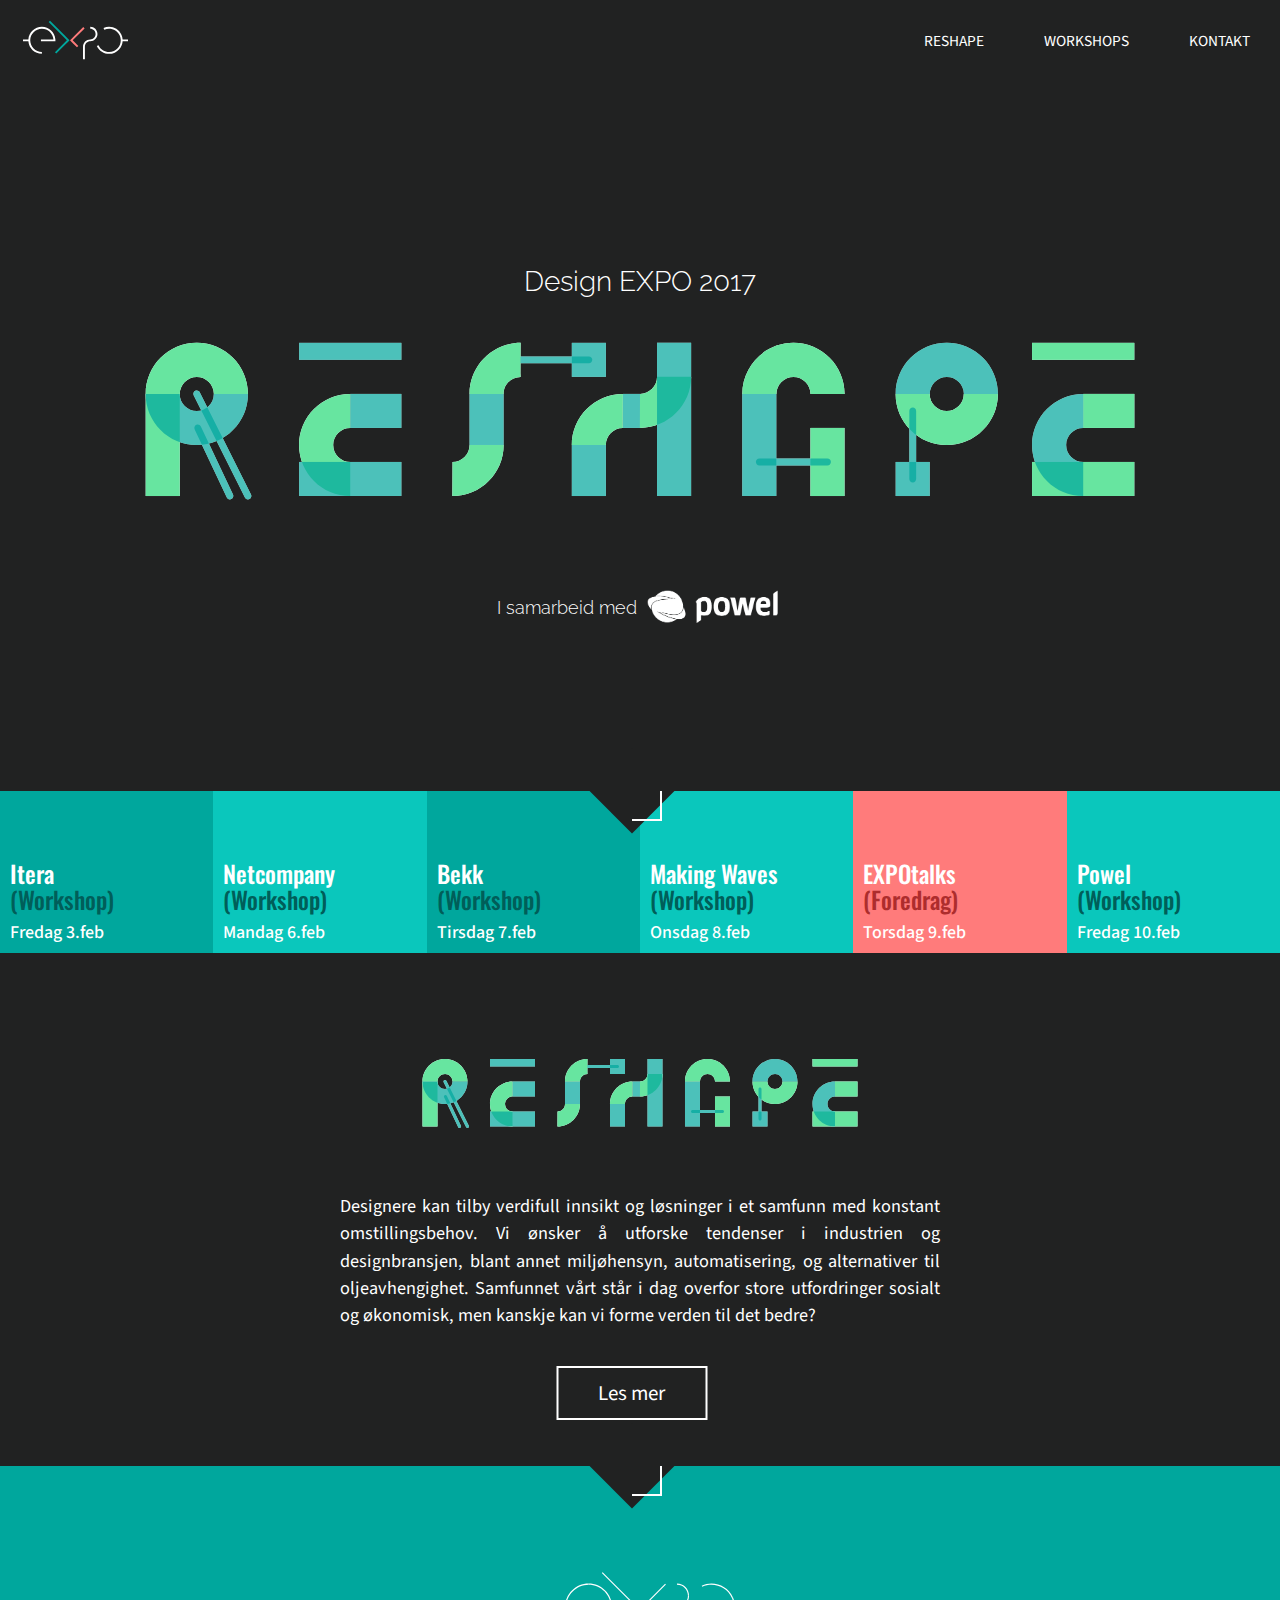
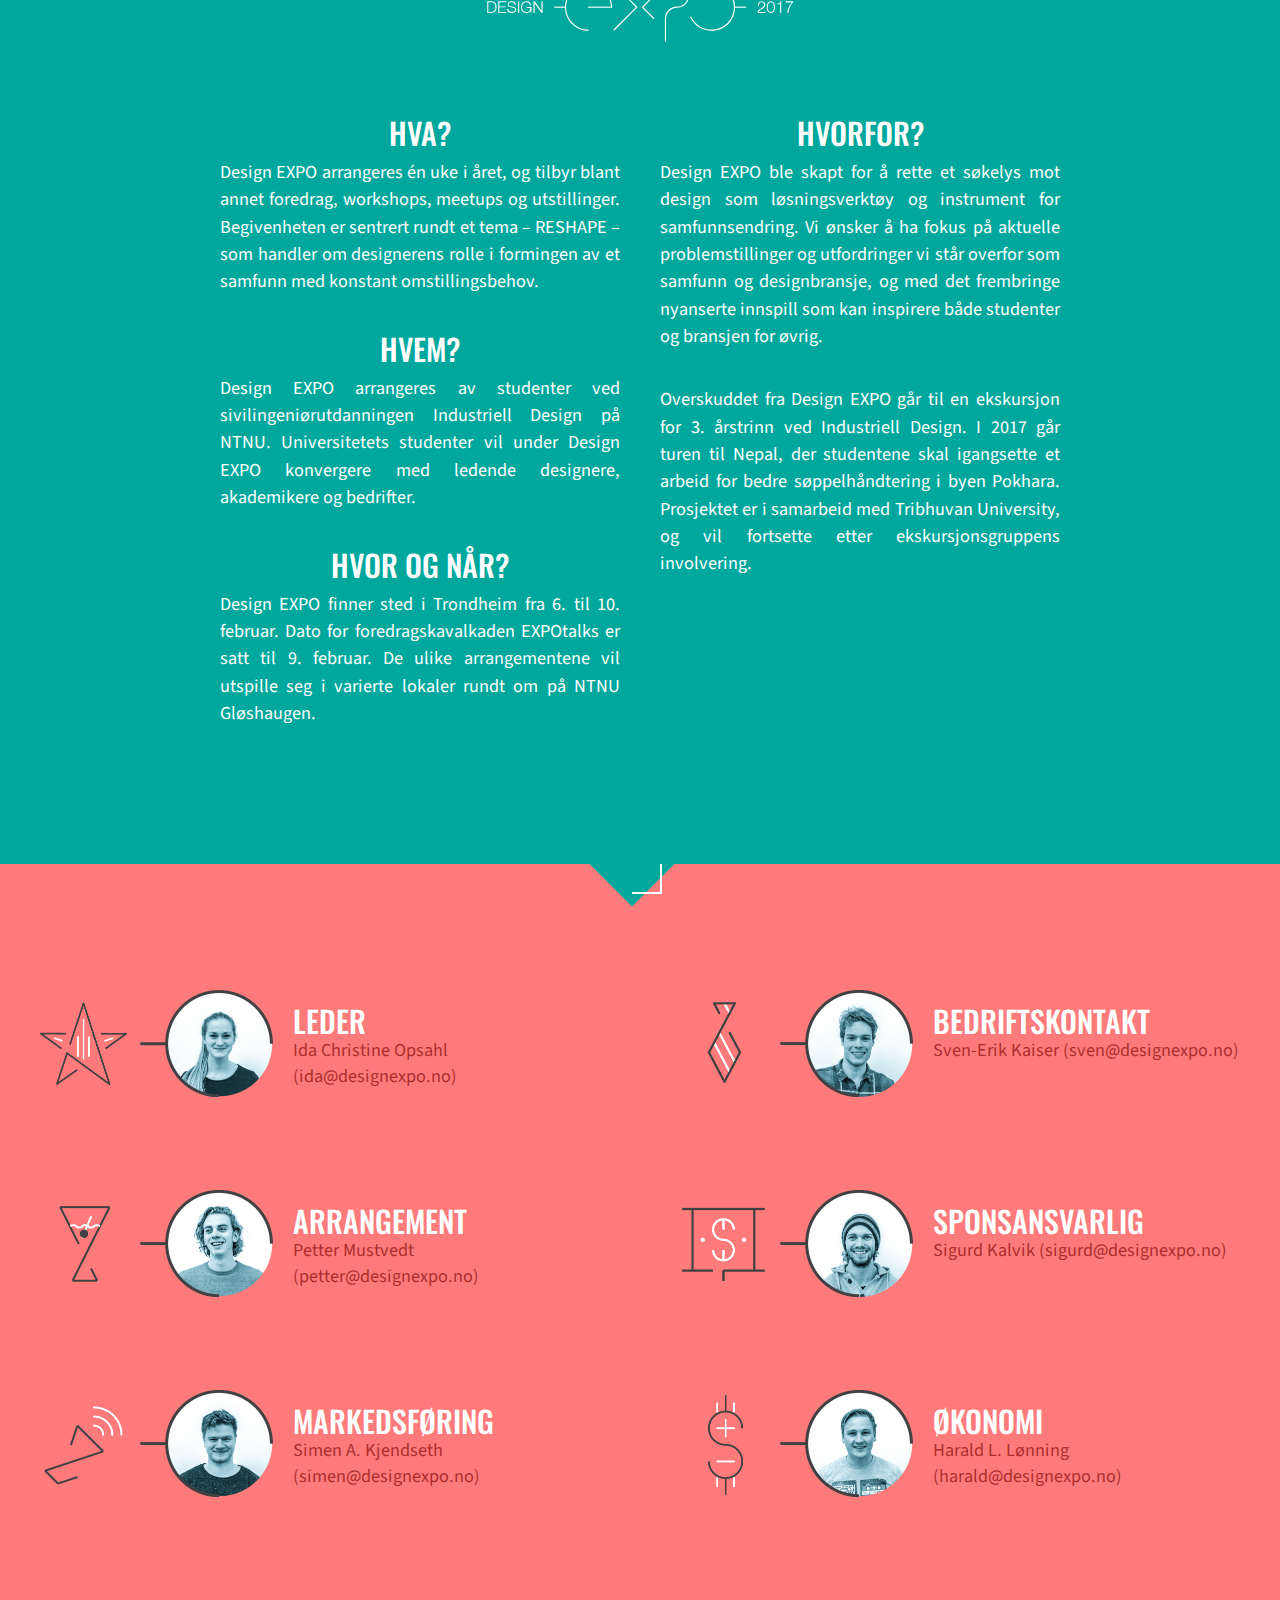
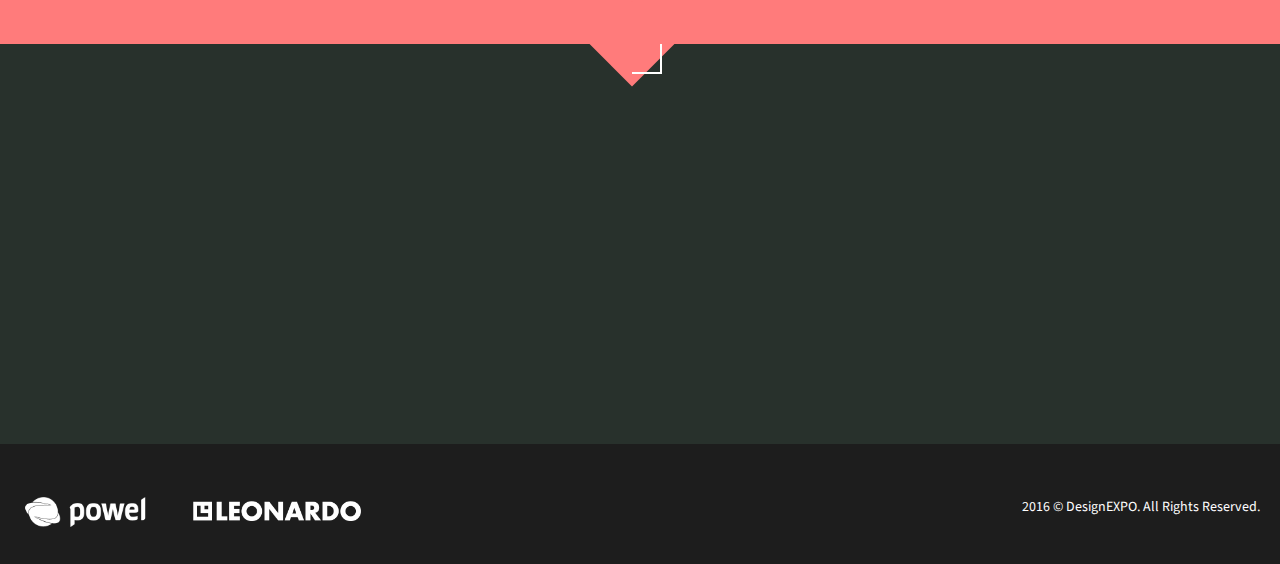
<file: 2.9/index.html>
<!DOCTYPE html>
<html lang="no">
	<head>
		<meta charset="utf-8">
		<meta http-equiv="X-UA-Compatible" content="IE=edge">
		<meta name="viewport" content="width=device-width, initial-scale=1">

		<meta property="og:url"                content="http://designexpo.no" />
		<meta property="og:type"               content="article" />
		<meta property="og:title"              content="Design EXPO 2017" />
		<meta property="og:description"        content="Årets hendelse fra Industriell Design" />
		<meta property="og:image"              content="http://www.designexpo.no/img/reshape-promo-ny.png" />
		<meta property="og:image:type" content="image/png" />
		<meta property="og:image:width" content="200" />
		<meta property="og:image:height" content="200" />
		
		<title>DesignEXPO 2017</title>

		<link href="https://fonts.googleapis.com/css?family=Oswald:300,400|Source+Sans+Pro:200,300,400|Raleway:200,300,400" rel="stylesheet">
		<link href="css/bootstrap.min.css" rel="stylesheet">
		<link href="css/main.css" rel="stylesheet">
		<link rel="icon" href="img/favicon.png" type="image/png" sizes="128x128">


		<!-- HTML5 shim and Respond.js for IE8 support of HTML5 elements and media queries -->
		<!-- WARNING: Respond.js doesn't work if you view the page via file:// -->
		<!--[if lt IE 9]>
		<script src="https://oss.maxcdn.com/html5shiv/3.7.3/html5shiv.min.js"></script>
		<script src="https://oss.maxcdn.com/respond/1.4.2/respond.min.js"></script>
		<![endif]-->
		

		<!--
				
		-->
	</head>
	<body id="top">
		<nav  id="mainNav" class="mainNav col-md-12 col-xs-12 col-xm-12">
			<a class="nav-logo" href="#top">
				<!-- LOGO -->
			</a>
			<div id="nav-burger" class="nav-burger">
				<div class="nav-burger-wrapper">
					<div class="nav-burger-part"></div>
					<div class="nav-burger-part"></div>
					<div class="nav-burger-part"></div>
				</div>
			</div>
			<ul id="nav-list">
				<li class="nav-element"><a href="reshape.html" class="navbtn">reshape</a></li>
				<li class="nav-element"><a href="workshops.html" class="navbtn">workshops</a></li>
				<li class="nav-element"><a href="index.html#kontakt" class="navbtn">kontakt</a></li>
			</ul>
		</nav>
		<main class="main-wrapper">
			<!-- Intro Page -->
			<section class="col-md-12 col-xs-12 col-sm-12 full-page page-section intro-section">
				<div class="intro-tekst">
					<p>Design EXPO 2017</p>
				</div>
				<div class="reshape-logo">
					
				</div>
				<div class="powel-logo">
					<p>I samarbeid med <br class="sponsor-break" /><img src="img/powel-logo-hvit.png" height="100em" width="auto"></p>
				</div>
			</section>
			
			<!-- Calender Section -->
			<section class="col-md-12 col-xs-12 col-sm-12 page-section calender">
				<!-- Calender Card Wrapper -->
				<div class="col-md-12 col-xs-12 col-sm-12">
					<!-- Calender Card -->
					<a href="workshops.html#itera" class="col-md-2 col-xs-12 col-sm-12 calender-card">
						<div class="col-md-12 col-xs-12 col-sm-12">
							<div class="col-md-12 col-xs-12 col-sm-12">
								<h2 class="col-md-12 col-xs-12 col-sm-12">Itera <br /><span  style="color:#005E59;">(Workshop)</span></h2>
							</div>
							<div class="col-md-12 col-xs-12 col-sm-12">
								<h4>Fredag 3.feb</h4>
							</div>
						</div>
					</a>

					<!-- Calender Card -->
					<a href="workshops.html#netcompany" class="col-md-2 col-xs-12 col-sm-12 calender-card">
						<div class="col-md-12 col-xs-12 col-sm-12">
							<div class="col-md-12 col-xs-12 col-sm-12">
								<h2 class="col-md-12 col-xs-12 col-sm-12">Netcompany <br /><span  style="color:#005E59;">(Workshop)</span></h2>
							</div>
							<div class="col-md-12 col-xs-12 col-sm-12">
								<h4>Mandag 6.feb</h4>
							</div>
						</div>
					</a>

					<!-- Calender Card -->
					<a href="workshops.html#bekk" class="col-md-2 col-xs-12 col-sm-12 calender-card">
						<div class="col-md-12 col-xs-12 col-sm-12">
							<div class="col-md-12 col-xs-12 col-sm-12">
								<h2 class="col-md-12 col-xs-12 col-sm-12">Bekk <br /><span  style="color:#005E59;">(Workshop)</span></h2>
							</div>
							<div class="col-md-12 col-xs-12 col-sm-12">
								<h4>Tirsdag 7.feb</h4>
							</div>
						</div>
					</a>

					<!-- Calender Card -->
					<a href="workshops.html#makingwaves" class="col-md-2 col-xs-12 col-sm-12 calender-card">
						<div class="col-md-12 col-xs-12 col-sm-12">
							<div class="col-md-12 col-xs-12 col-sm-12">
								<h2 class="col-md-12 col-xs-12 col-sm-12">Making Waves <br /><span  style="color:#005E59;">(Workshop)</span></h2>
							</div>
							<div class="col-md-12 col-xs-12 col-sm-12">
								<h4>Onsdag 8.feb</h4>
							</div>
						</div>
					</a>

					<!-- Calender Card -->
					<a href="https://www.facebook.com/events/1840710556205625/" class="col-md-2 col-xs-12 col-sm-12 calender-card"  target="_blank">
						<div class="col-md-12 col-xs-12 col-sm-12">
							<div class="col-md-12 col-xs-12 col-sm-12">
								<h2 class="col-md-12 col-xs-12 col-sm-12">EXPOtalks <br /><span  style="color:#AD2D2D;">(Foredrag)</span></h2>
							</div>
							<div class="col-md-12 col-xs-12 col-sm-12">
								<h4>Torsdag 9.feb</h4>
							</div>
						</div>
					</a>

					<!-- Calender Card -->
					<a href="workshops.html#powel" class="col-md-2 col-xs-12 col-sm-12 calender-card">
						<div class="col-md-12 col-xs-12 col-sm-12">
							<div class="col-md-12 col-xs-12 col-sm-12">
								<h2 class="col-md-12 col-xs-12 col-sm-12">Powel <br /><span  style="color:#005E59;">(Workshop)</span></h2>
							</div>
							<div class="col-md-12 col-xs-12 col-sm-12">
								<h4>Fredag 10.feb</h4>
							</div>
						</div>
					</a>

				</div>
			</section>
			
			<!-- About Reshape -->
			<section  id="omreshape" class="col-md-12 col-xs-12 col-sm-12 page-section">
				<div class="col-md-12 col-sm-12 col-xs-12 om-reshape-logo">
				
				</div>
				<div class="col-md-3 col-xs-0 col-sm-0"></div>
				<div class="col-md-6 col-xs-12 col-sm-12 spalte" style="padding-right:0;">
					<p>
						Designere kan tilby verdifull innsikt og løsninger i et samfunn med konstant omstillingsbehov. Vi ønsker å utforske tendenser i industrien og designbransjen, blant annet miljøhensyn, automatisering, og alternativer til oljeavhengighet. Samfunnet vårt står i dag overfor store utfordringer sosialt og økonomisk, men kanskje kan vi forme verden til det bedre?
					</p>
					<a class="les-mer" href="reshape.html">
						Les mer
					</a>
				</div>

				<div class="col-md-3 col-xs-0 col-sm-0"></div>

			</section>
			
			<!-- About Design EXPO -->
			<section id="omexpo" class="col-md-12 col-xs-12 col-sm-12 page-section">
				<div class="col-md-12 col-sm-12 col-xs-12 expo-logo" style="height:80px; margin-bottom:60px; margin-top:20px;">
					
				</div>
				<div class="col-md-6 col-sm-12 col-xs-12 spalte">
					<article class="omexpo-article">
						<h2>Hva?</h2>
						<p>
							Design EXPO arrangeres én uke i året, og tilbyr blant annet foredrag, workshops, meetups og utstillinger. Begivenheten er sentrert rundt et tema – RESHAPE – som handler om designerens rolle i formingen av et samfunn med konstant omstillingsbehov.
						</p>
					</article>
					<article class="omexpo-article">
						<h2>Hvem?</h2>
						<p>
							Design EXPO arrangeres av studenter ved sivilingeniørutdanningen Industriell Design på NTNU. Universitetets studenter vil under Design EXPO konvergere med ledende designere, akademikere og bedrifter.
						</p>
					</article>
					<article class="omexpo-article">
						<h2>Hvor og når?</h2>
						<p>
							Design EXPO finner sted i Trondheim fra 6. til 10. februar. Dato for foredragskavalkaden EXPOtalks er satt til 9. februar. De ulike arrangementene vil utspille seg i varierte lokaler rundt om på NTNU Gløshaugen.
						</p>
					</article>
				</div>
				<div  class="col-md-6 col-sm-12 col-xs-12 spalte">
					<article class="omexpo-article">
						<h2>Hvorfor?</h2>
						<p>
							Design EXPO ble skapt for å rette et søkelys mot design som løsningsverktøy og instrument for samfunnsendring. Vi ønsker å ha fokus på aktuelle problemstillinger og utfordringer vi står overfor som samfunn og designbransje, og med det frembringe nyanserte innspill som kan inspirere både studenter og bransjen for øvrig.
						</p>
						<p>
							Overskuddet fra Design EXPO går til en ekskursjon for 3. årstrinn ved Industriell Design. I 2017 går turen til Nepal, der studentene skal igangsette et arbeid for bedre søppelhåndtering i byen Pokhara. Prosjektet er i samarbeid med Tribhuvan University, og vil fortsette etter ekskursjonsgruppens involvering.
						</p>
					</article>
				</div>
			</section>

			<!-- Contact -->
			<section id="kontakt" class="col-md-12 col-xs-12 col-sm-12 page-section" style="height:auto;">
				<!-- LEDER - Ida -->
				<article class="col-md-6 col-sm-12 col-xs-12 contact-article">
					<div class="col-md-5 col-sm-5 col-xs-12 contact-image" style="background-image:url('img/_.IDA.png')">
						
					</div>
					<div class="col-md-7 col-sm-7 col-xs-12 contact-text">
						<h2 class="col-md-12">leder</h2>
						<hr>
						<p class="col-md-12">Ida Christine Opsahl (<a href="mailto:">ida@designexpo.no</a>)</p>
					</div>
				</article>
				<!-- BEDRIFTSKONTAKT - Sven-Erik -->
				<article class="col-md-6 col-sm-12 col-xs-12 contact-article">
					<div class="col-md-5 col-sm-5 col-xs-12 contact-image" style="background-image:url('img/_.SVEN.png')">
						
					</div>
					<div class="col-md-7 col-sm-7 col-xs-12 contact-text">
						<h2 class="col-md-12">bedriftskontakt</h2>
						<hr>
						<p class="col-md-12">Sven-Erik Kaiser (<a href="mailto:sven@designexpo.no">sven@designexpo.no</a>)</p>
					</div>
				</article>
				<!-- ARRANGMENT - Petter -->
				<article class="col-md-6 col-sm-12 col-xs-12 contact-article">
					<div class="col-md-5 col-sm-5 col-xs-12 contact-image" style="background-image:url('img/_.PETTER.png')">
						
					</div>
					<div class="col-md-7 col-sm-7 col-xs-12 contact-text">
						<h2 class="col-md-12">arrangement</h2>
						<hr>
						<p class="col-md-12">Petter Mustvedt (<a href="mailto:petter@designexpo.no">petter@designexpo.no</a>)</p>
					</div>
				</article>
				<!-- SPONSANSVARLIG - Sigurd -->
				<article class="col-md-6 col-sm-12 col-xs-12 contact-article">
					<div class="col-md-5 col-sm-5 col-xs-12 contact-image" style="background-image:url('img/_.SIGURD.png')">
						
					</div>
					<div class="col-md-7 col-sm-7 col-xs-12 contact-text">
						<h2 class="col-md-12">sponsansvarlig</h2>
						<hr>
						<p class="col-md-12">Sigurd Kalvik (<a href="mailto:sigurd@designexpo.no">sigurd@designexpo.no</a>)</p>
					</div>
				</article>
				<!-- MARKEDSFØRING - Simen -->
				<article class="col-md-6 col-sm-12 col-xs-12 contact-article">
					<div class="col-md-5 col-sm-5 col-xs-12 contact-image" style="background-image:url('img/_.SIMEN.png')">
						
					</div>
					<div class="col-md-7 col-sm-7 col-xs-12 contact-text">
						<h2 class="col-md-12">markedsføring</h2>
						<hr>
						<p class="col-md-12">Simen A. Kjendseth (<a href="mailto:simen@designexpo.no">simen@designexpo.no</a>)</p>
					</div>
				</article>
				<!-- ØKONOMI - Harald -->
				<article class="col-md-6 col-sm-12 col-xs-12 contact-article">
					<div class="col-md-5 col-sm-5 col-xs-12 contact-image" style="background-image:url('img/_.HARALD.png')">
						
					</div>
					<div class="col-md-7 col-sm-7 col-xs-12 contact-text">
						<h2 class="col-md-12">økonomi</h2>
						<hr>
						<p class="col-md-12">Harald L. Lønning (<a href="mailto:harald@designexpo.no">harald@designexpo.no</a>)</p>
					</div>
				</article>
			</section>
		</main>
		<footer class="col-md-12 col-xs-12 col-xm-12">
			<div class="col-md-12 col-xs-12 col-sm-12 footer-section location-map">
				<iframe src="https://www.google.com/maps/embed?pb=!1m18!1m12!1m3!1d1785.350684910209!2d10.402356516240863!3d63.41809428327121!2m3!1f0!2f0!3f0!3m2!1i1024!2i768!4f13.1!3m3!1m2!1s0x466d31958310c9d1%3A0x8cd33413e5074057!2sKolbj%C3%B8rn+Hejes+vei+2B%2C+7034+Trondheim!5e0!3m2!1sno!2sno!4v1479401050901?key=AIzaSyCcXQgBATKMPX7IqPcTIL-3uQqC1Uoclyo&zoom=12" onClick="style.pointerEvents='none'" width="100%" height="100%" frameborder="0" style="border:0" allowfullscreen></iframe>
				<!--
				https://maps.googleapis.com/maps/api/staticmap?size=512x512&zoom=12&amp;center=Chicago&format=png&style=feature:road.highway%7Celement:geometry%7Cvisibility:simplified%7Ccolor:0xc280e9&style=feature:transit.line%7Cvisibility:simplified%7Ccolor:0xbababa&style=feature:road.highway%7Celement:labels.text.stroke%7Cvisibility:on%7Ccolor:0xb06eba&style=feature:road.highway%7Celement:labels.text.fill%7Cvisibility:on%7Ccolor:0xffffff&key=YOUR_API_KEY
				-->
			</div>
			<div class="col-md-12 col-sm-12 col-xs-12 footer-bottom">
				<div class="col-md-12 col-sm-12 col-xs-12 footer-bottom-inner">
					<p class="footer-logo">
						<a href="http://www.powel.com/no/"><img src="img/powel-logo-hvit-liten.png"  target="_blank" /> </a>
						<a href="http://www.industrielldesign.com"><img src="img/leonardo-logo-hvit.png" target="_blank" /> </a>
					</p>
					<p class="footer-copy">2016 &copy; DesignEXPO. All Rights Reserved.</p>
				</div>
			</div>
		</footer>
		<!-- jQuery (necessary for Bootstrap's JavaScript plugins) -->
		<script src="https://ajax.googleapis.com/ajax/libs/jquery/1.12.4/jquery.min.js"></script>
		<!-- Include all compiled plugins (below), or include individual files as needed -->
		<script src="js/bootstrap.min.js"></script>
		<script src="js/scrollTo.min.js"></script>
		<script src="js/localscroll.min.js"></script>
		<script type="text/javascript">
			var navbar = document.getElementById('mainNav');
			var navburger = document.getElementById('nav-burger');
			// Scrolle til artiklene
			$(document).ready(function(){
				$.localScroll();
			});

			function checkIfScrolledHeader() {
				if(window.pageYOffset > 100 && navbar.classList[navbar.classList.length -1] != 'scrolled') {
					navbar.classList.toggle('scrolled');
				} else if (window.pageYOffset > 1 && navbar.classList[navbar.classList.length -1] == 'scrolled') {
					return;
				} else if (window.pageYOffset <= 1 && navbar.classList[navbar.classList.length -1] == 'scrolled') {
					navbar.classList.toggle('scrolled');
				}
			}

			function clickNav() {
				if (navburger.classList[navburger.classList.length -1] == 'open') {
					navburger.classList.toggle('open');
				}
			}

			checkIfScrolledHeader();
			window.addEventListener('scroll', checkIfScrolledHeader);

			document.getElementById('nav-burger').addEventListener('click', function() {
				this.classList.toggle('open');
			});
		</script>
	</body>
</html>
</file>
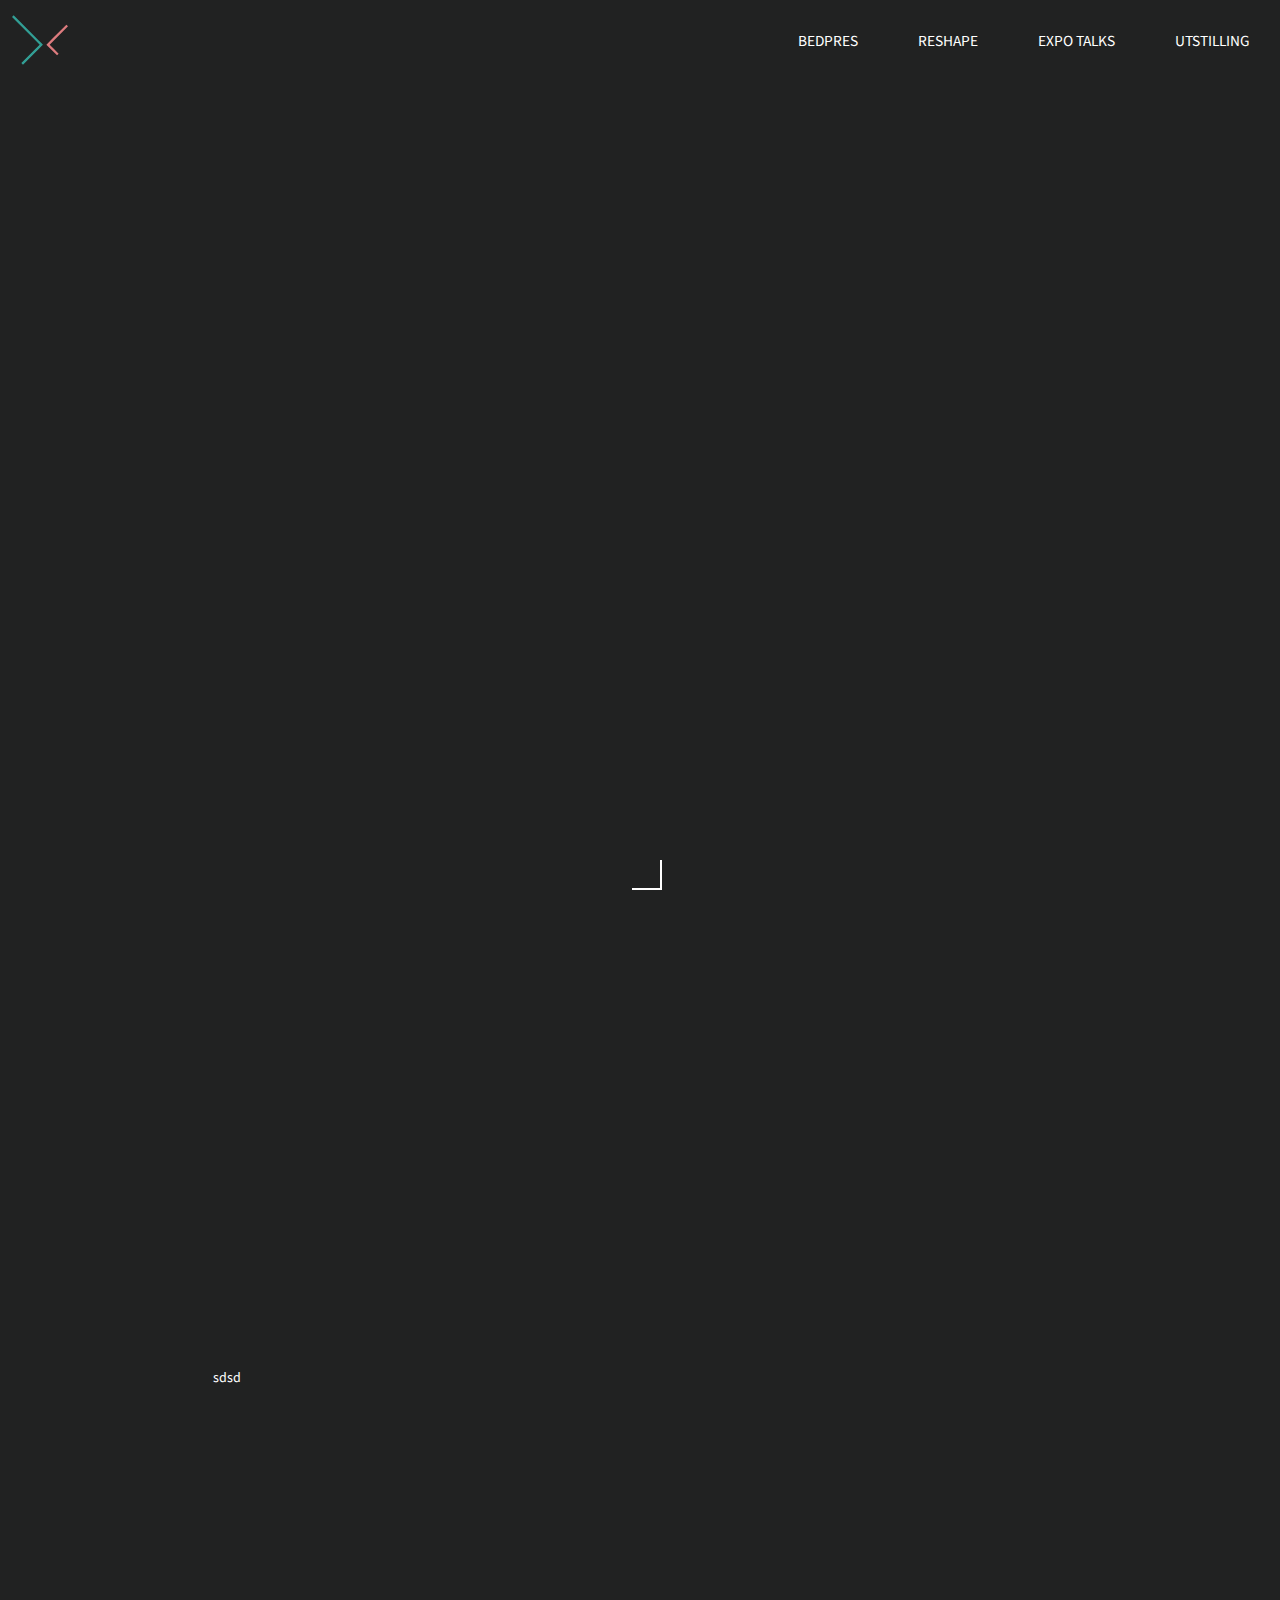
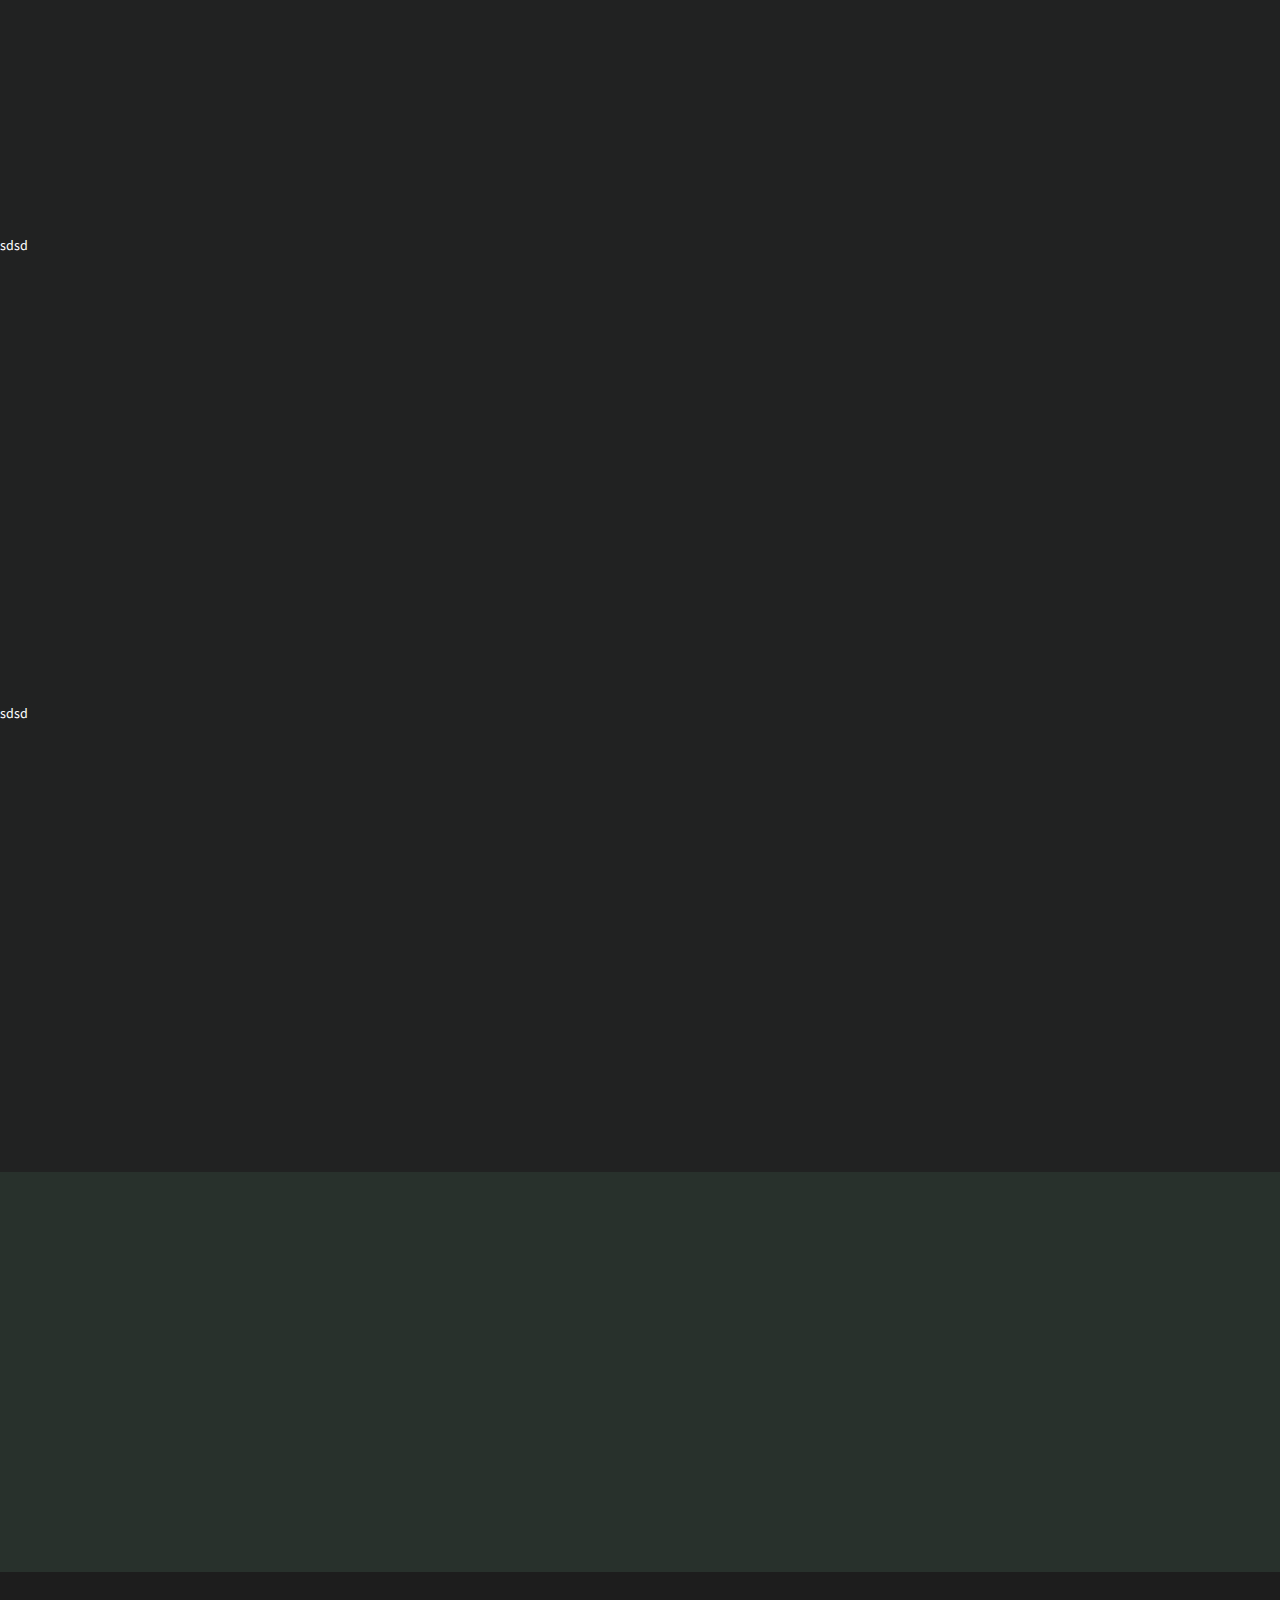
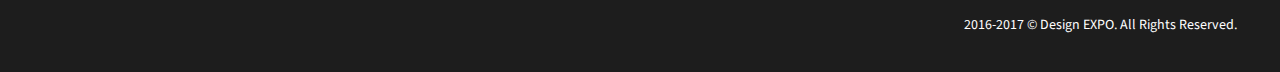
<file: 3.0/index.html>
<!DOCTYPE html>
<html lang="no">
	<head>
		<meta charset="utf-8">
		<meta http-equiv="X-UA-Compatible" content="IE=edge">
		<meta name="viewport" content="width=device-width, initial-scale=1">

		<meta property="og:url"                content="http://designexpo.no" />
		<meta property="og:type"               content="article" />
		<meta property="og:title"              content="DesignEXPO 2017" />
		<meta property="og:description"        content="Årets hendelse fra Industriell Design" />
		<meta property="og:image"              content="http://www.designexpo.no/img/reshape-promo.png" />
		<meta property="og:image:type" content="image/png" />
		<meta property="og:image:width" content="600" />
		<meta property="og:image:height" content="109" />
		
		<title>Design EXPO 2017</title>

		<link href="https://fonts.googleapis.com/css?family=Oswald:300,400|Source+Sans+Pro:200,300,400|Raleway:200,300,400" rel="stylesheet">
		<link href="css/bootstrap.min.css" rel="stylesheet">
		<link href="css/main.css" rel="stylesheet">
		<link rel="icon" href="img/favicon.png" type="image/png" sizes="128x128">


		<!-- HTML5 shim and Respond.js for IE8 support of HTML5 elements and media queries -->
		<!-- WARNING: Respond.js doesn't work if you view the page via file:// -->
		<!--[if lt IE 9]>
		<script src="https://oss.maxcdn.com/html5shiv/3.7.3/html5shiv.min.js"></script>
		<script src="https://oss.maxcdn.com/respond/1.4.2/respond.min.js"></script>
		<![endif]-->
	</head>
	<body id="top">
		<nav  id="mainNav" class="mainNav col-md-12 col-xs-12 col-xm-12">
			<a class="nav-logo" href="index.html">
				<!-- LOGO -->
			</a>
			<div id="nav-burger" class="nav-burger">
				<div class="nav-burger-wrapper">
					<div class="nav-burger-part"></div>
					<div class="nav-burger-part"></div>
					<div class="nav-burger-part"></div>
				</div>
			</div>
			<ul id="nav-list">
				<li class="nav-element"><a href="bedpres.html">bedpres</a></li>
				<li class="nav-element"><a href="reshape.html">reshape</a></li>
				<li class="nav-element"><a href="expotalks.html">expo talks</a></li>
				<li class="nav-element"><a href="utstilling.html">utstilling</a></li>
			</ul>
		</nav>
		<main class="main-wrapper">
			<section class="col-md-12 col-xs-12 col-sm-12 full-page page-section header-page">
				<a class="bait-pointer" href="">
					
				</a>
			</section>

			<!-- Sitat -->
			<section class="col-md-12 col-xs-12 col-sm-12 page-section sitat" style="background-image:url('http://www.slyngstadli.no/herman/test/indusno/img/cecilie.png'); max-height:18rem; background-size:cover">
				<div>
					
				</div>
			</section>

			<!-- Reshape -->
			<section class="col-md-12 col-xs-12 col-sm-12 page-section">
				<div class="col-md-2 col-xs-0 col-sm-0"></div>
				<div class="col-md-8 col-xs-12 col-sm-12">
					sdsd
				</div>
				<div class="col-md-2 col-xs-0 col-sm-0"></div>
			</section>

			<!-- Talks -->
			<section class="col-md-12 col-xs-12 col-sm-12 page-section">
				sdsd
			</section>

			<!-- Utstilling -->
			<section class="col-md-12 col-xs-12 col-sm-12 page-section">
				sdsd
			</section>
		</main>
		<footer class="col-md-12 col-xs-12 col-xm-12">
			<div class="col-md-12 col-xs-12 col-sm-12 footer-section location-map">
				<iframe src="https://www.google.com/maps/embed?pb=!1m18!1m12!1m3!1d1785.350684910209!2d10.402356516240863!3d63.41809428327121!2m3!1f0!2f0!3f0!3m2!1i1024!2i768!4f13.1!3m3!1m2!1s0x466d31958310c9d1%3A0x8cd33413e5074057!2sKolbj%C3%B8rn+Hejes+vei+2B%2C+7034+Trondheim!5e0!3m2!1sno!2sno!4v1479401050901?key=AIzaSyCcXQgBATKMPX7IqPcTIL-3uQqC1Uoclyo&zoom=12" onClick="style.pointerEvents='none'" width="100%" height="100%" frameborder="0" style="border:0" allowfullscreen></iframe>
				<!--
				https://maps.googleapis.com/maps/api/staticmap?size=512x512&zoom=12&amp;center=Chicago&format=png&style=feature:road.highway%7Celement:geometry%7Cvisibility:simplified%7Ccolor:0xc280e9&style=feature:transit.line%7Cvisibility:simplified%7Ccolor:0xbababa&style=feature:road.highway%7Celement:labels.text.stroke%7Cvisibility:on%7Ccolor:0xb06eba&style=feature:road.highway%7Celement:labels.text.fill%7Cvisibility:on%7Ccolor:0xffffff&key=YOUR_API_KEY
				-->
			</div>
			<div class="col-md-12 col-sm-12 col-xs-12 footer-bottom">
				<div class="col-md-12 col-sm-12 col-xs-12">
					<p class="footer-copy">2016-2017 &copy; Design EXPO. All Rights Reserved.</p>
				</div>
			</div>
		</footer>
		<!-- jQuery (necessary for Bootstrap's JavaScript plugins) -->
		<script src="https://ajax.googleapis.com/ajax/libs/jquery/1.12.4/jquery.min.js"></script>
		<!-- Include all compiled plugins (below), or include individual files as needed -->
		<script src="js/bootstrap.min.js"></script>
		<script src="js/scrollTo.min.js"></script>
		<script src="js/localscroll.min.js"></script>
		<script type="text/javascript">
			var navbar = document.getElementById('mainNav');
			var navburger = document.getElementById('nav-burger');
			// Scrolle til artiklene
			$(document).ready(function(){
				$.localScroll();
			});

			function checkIfScrolledHeader() {
				if(window.pageYOffset > 100 && navbar.classList[navbar.classList.length -1] != 'scrolled') {
					navbar.classList.toggle('scrolled');
				} else if (window.pageYOffset > 1 && navbar.classList[navbar.classList.length -1] == 'scrolled') {
					return;
				} else if (window.pageYOffset <= 1 && navbar.classList[navbar.classList.length -1] == 'scrolled') {
					navbar.classList.toggle('scrolled');
				}
			}

			function clickNav() {
				if (navburger.classList[navburger.classList.length -1] == 'open') {
					navburger.classList.toggle('open');
				}
			}

			checkIfScrolledHeader();
			window.addEventListener('scroll', checkIfScrolledHeader);

			document.getElementById('nav-burger').addEventListener('click', function() {
				this.classList.toggle('open');
			});
		</script>
	</body>
</html>
</file>
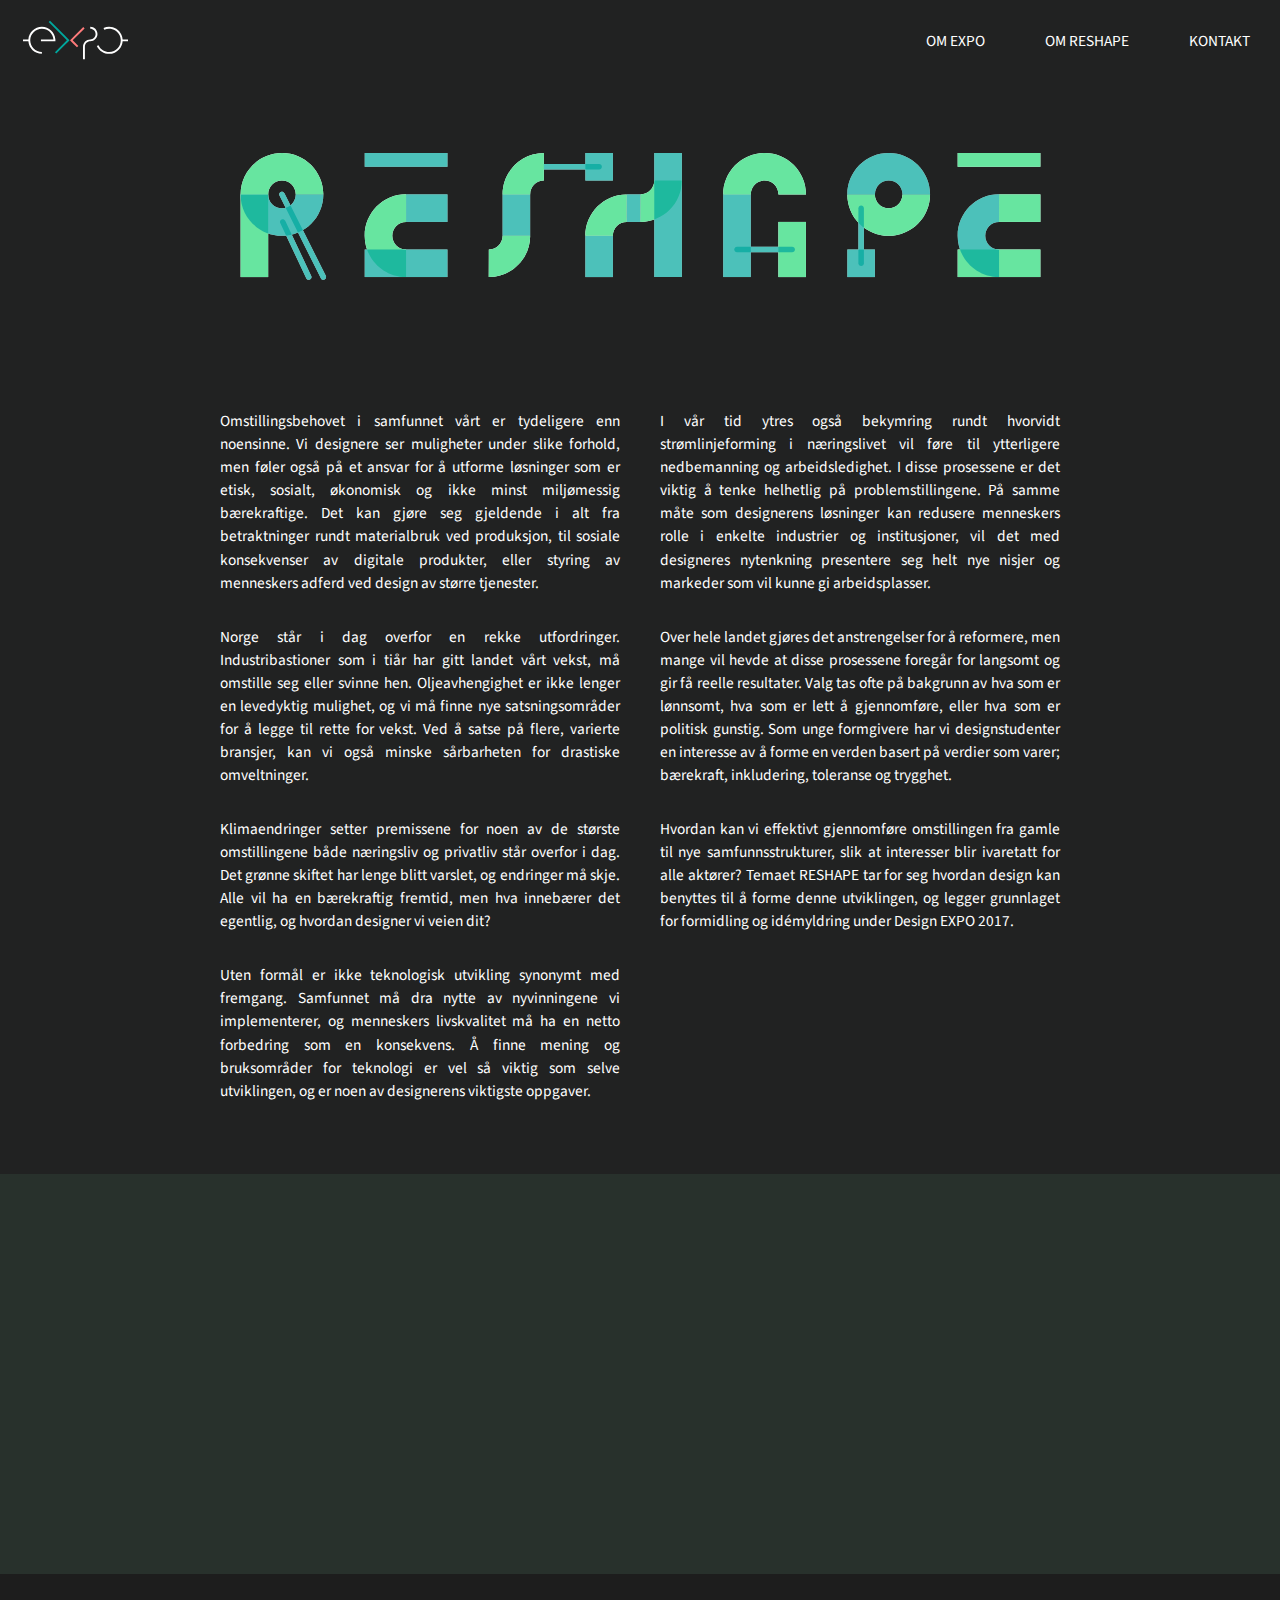
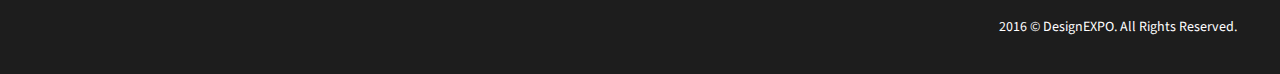
<file: 2.7/reshape.html>
<!DOCTYPE html>
<html lang="no">
	<head>
		<meta charset="utf-8">
		<meta http-equiv="X-UA-Compatible" content="IE=edge">
		<meta name="viewport" content="width=device-width, initial-scale=1">

		<meta property="og:url"                content="http://designexpo.no" />
		<meta property="og:type"               content="article" />
		<meta property="og:title"              content="DesignEXPO 2017" />
		<meta property="og:description"        content="Årets hendelse fra Industriell Design" />
		<meta property="og:image"              content="http://www.designexpo.no/img/reshape-promo.png" />
		<meta property="og:image:type" content="image/png" />
		<meta property="og:image:width" content="600" />
		<meta property="og:image:height" content="109" />
		
		<title>DesignEXPO 2017</title>

		<link href="https://fonts.googleapis.com/css?family=Oswald:300,400|Source+Sans+Pro:200,300,400|Raleway:200,300,400" rel="stylesheet">
		<link href="css/bootstrap.min.css" rel="stylesheet">
		<link href="css/main.css" rel="stylesheet">
		<link rel="icon" href="img/favicon.png" type="image/png" sizes="128x128">

		<style type="text/css">
			.page-section::before, .page-section::after {
				display:none;
			}
			.reshape-logo {

			}
			.logo-holder {
				height: 300px;
			}
			@media (max-width: 900px) {
				.reshape-logo {
					height: 100px !important;
					background-position: 50% 70% !important;
				}
				.logo-holder {
					height:100px;
				}
			}
			@media (max-width: 798px) {
				.logo-holder {
					height:150px;
				}
			}
		</style>
		<!-- HTML5 shim and Respond.js for IE8 support of HTML5 elements and media queries -->
		<!-- WARNING: Respond.js doesn't work if you view the page via file:// -->
		<!--[if lt IE 9]>
		<script src="https://oss.maxcdn.com/html5shiv/3.7.3/html5shiv.min.js"></script>
		<script src="https://oss.maxcdn.com/respond/1.4.2/respond.min.js"></script>
		<![endif]-->
		

		<!--
				
		-->
	</head>
	<body id="top">
		<nav  id="mainNav" class="mainNav col-md-12 col-xs-12 col-xm-12">
			<a class="nav-logo" href="index.html#top">
				<!-- LOGO -->
			</a>
			<div id="nav-burger" class="nav-burger">
				<div class="nav-burger-wrapper">
					<div class="nav-burger-part"></div>
					<div class="nav-burger-part"></div>
					<div class="nav-burger-part"></div>
				</div>
			</div>
			<ul id="nav-list">
				<li class="nav-element"><a href="index.html#omexpo" class="navbtn" onclick="clickNav()">om expo</a></li>
				<li class="nav-element"><a href="index.html#omreshape" class="navbtn" onclick="clickNav()">om reshape</a></li>
				<li class="nav-element"><a href="index.html#kontakt" class="navbtn" onclick="clickNav()">kontakt</a></li>
			</ul>
		</nav>
		<main class="main-wrapper">
			<section class="col-md-12 col-xs-12 col-sm-12 page-section intro-section">
					
				<div class="col-md-12 col-xs-12 col-sm-12 logo-holder" style="">
					<div class="reshape-logo" style="background-size: auto 70%; background-position: 50% 50%;">
						
					</div>
				</div>
				<div>
					<span></span>
					<div class="col-md-6 col-sm-12 col-xs-12 spalte">
						<article class="omexpo-article">
							<p>
								Omstillingsbehovet i samfunnet vårt er tydeligere enn noensinne. Vi designere ser muligheter under slike forhold, men føler også på et ansvar for å utforme løsninger som er etisk, sosialt, økonomisk og ikke minst miljømessig bærekraftige. Det kan gjøre seg gjeldende i alt fra betraktninger rundt materialbruk ved produksjon, til sosiale konsekvenser av digitale produkter, eller styring av menneskers adferd ved design av større tjenester. 
							</p>
						</article>
						<article class="omexpo-article">
							<p>
								Norge står i dag overfor en rekke utfordringer. Industribastioner som i tiår har gitt landet vårt vekst, må omstille seg eller svinne hen. Oljeavhengighet er ikke lenger en levedyktig mulighet, og vi må finne nye satsningsområder for å legge til rette for vekst. Ved å satse på flere, varierte bransjer, kan vi også minske sårbarheten for drastiske omveltninger.
							</p>
						</article>
						<article class="omexpo-article">
							<p>
								Klimaendringer setter premissene for noen av de største omstillingene både næringsliv og privatliv står overfor i dag. Det grønne skiftet har lenge blitt varslet, og endringer må skje. Alle vil ha en bærekraftig fremtid, men hva innebærer det egentlig, og hvordan designer vi veien dit? 
							</p>
						</article>
						<article class="omexpo-article">
							<p>
								Uten formål er ikke teknologisk utvikling synonymt med fremgang. Samfunnet må dra nytte av nyvinningene vi implementerer, og menneskers livskvalitet må ha en netto forbedring som en konsekvens. Å finne mening og bruksområder for teknologi er vel så viktig som selve utviklingen, og er noen av designerens viktigste oppgaver. 
							</p>
						</article>

						</div>
						<div  class="col-md-6 col-sm-12 col-xs-12 spalte">
						<article class="omexpo-article">
							<p>
								I vår tid ytres også bekymring rundt hvorvidt strømlinjeforming i næringslivet vil føre til ytterligere nedbemanning og arbeidsledighet. I disse prosessene er det viktig å tenke helhetlig på problemstillingene. På samme måte som designerens løsninger kan redusere menneskers rolle i enkelte industrier og institusjoner, vil det med designeres nytenkning presentere seg helt nye nisjer og markeder som vil kunne gi arbeidsplasser. 
							</p>
							<p>
								Over hele landet gjøres det anstrengelser for å reformere, men mange vil hevde at disse prosessene foregår for langsomt og gir få reelle resultater. Valg tas ofte på bakgrunn av hva som er lønnsomt, hva som er lett å gjennomføre, eller hva som er politisk gunstig. Som unge formgivere har vi designstudenter en interesse av å forme en verden basert på verdier som varer; bærekraft, inkludering, toleranse og trygghet. 			
							</p>
							<p>
								Hvordan kan vi effektivt gjennomføre omstillingen fra gamle til nye samfunnsstrukturer, slik at interesser blir ivaretatt for alle aktører? Temaet RESHAPE tar for seg hvordan design kan benyttes til å forme denne utviklingen, og legger grunnlaget for formidling og idémyldring under Design EXPO 2017.


							</p>
						</article>
					</div>
				</div>
			</section>
		</main>
		<footer class="col-md-12 col-xs-12 col-xm-12">
			<div class="col-md-12 col-xs-12 col-sm-12 footer-section location-map">
				<iframe src="https://www.google.com/maps/embed?pb=!1m18!1m12!1m3!1d1785.350684910209!2d10.402356516240863!3d63.41809428327121!2m3!1f0!2f0!3f0!3m2!1i1024!2i768!4f13.1!3m3!1m2!1s0x466d31958310c9d1%3A0x8cd33413e5074057!2sKolbj%C3%B8rn+Hejes+vei+2B%2C+7034+Trondheim!5e0!3m2!1sno!2sno!4v1479401050901?key=AIzaSyCcXQgBATKMPX7IqPcTIL-3uQqC1Uoclyo&zoom=12" onClick="style.pointerEvents='none'" width="100%" height="100%" frameborder="0" style="border:0" allowfullscreen></iframe>
				<!--
				https://maps.googleapis.com/maps/api/staticmap?size=512x512&zoom=12&amp;center=Chicago&format=png&style=feature:road.highway%7Celement:geometry%7Cvisibility:simplified%7Ccolor:0xc280e9&style=feature:transit.line%7Cvisibility:simplified%7Ccolor:0xbababa&style=feature:road.highway%7Celement:labels.text.stroke%7Cvisibility:on%7Ccolor:0xb06eba&style=feature:road.highway%7Celement:labels.text.fill%7Cvisibility:on%7Ccolor:0xffffff&key=YOUR_API_KEY
				-->
			</div>
			<div class="col-md-12 col-sm-12 col-xs-12 footer-bottom">
				<div class="col-md-12 col-sm-12 col-xs-12">
					<p class="footer-copy">2016 &copy; DesignEXPO. All Rights Reserved.</p>
				</div>
			</div>
		</footer>
		<!-- jQuery (necessary for Bootstrap's JavaScript plugins) -->
		<script src="https://ajax.googleapis.com/ajax/libs/jquery/1.12.4/jquery.min.js"></script>
		<!-- Include all compiled plugins (below), or include individual files as needed -->
		<script src="js/bootstrap.min.js"></script>
		<script src="js/scrollTo.min.js"></script>
		<script src="js/localscroll.min.js"></script>
		<script type="text/javascript">
			var navbar = document.getElementById('mainNav');
			var navburger = document.getElementById('nav-burger');
			// Scrolle til artiklene
			$(document).ready(function(){
				$.localScroll();
			});

			function checkIfScrolledHeader() {
				if(window.pageYOffset > 100 && navbar.classList[navbar.classList.length -1] != 'scrolled') {
					navbar.classList.toggle('scrolled');
				} else if (window.pageYOffset > 1 && navbar.classList[navbar.classList.length -1] == 'scrolled') {
					return;
				} else if (window.pageYOffset <= 1 && navbar.classList[navbar.classList.length -1] == 'scrolled') {
					navbar.classList.toggle('scrolled');
				}
			}

			function clickNav() {
				if (navburger.classList[navburger.classList.length -1] == 'open') {
					navburger.classList.toggle('open');
				}
			}

			checkIfScrolledHeader();
			window.addEventListener('scroll', checkIfScrolledHeader);

			document.getElementById('nav-burger').addEventListener('click', function() {
				this.classList.toggle('open');
			});
		</script>
	</body>
</html>
</file>
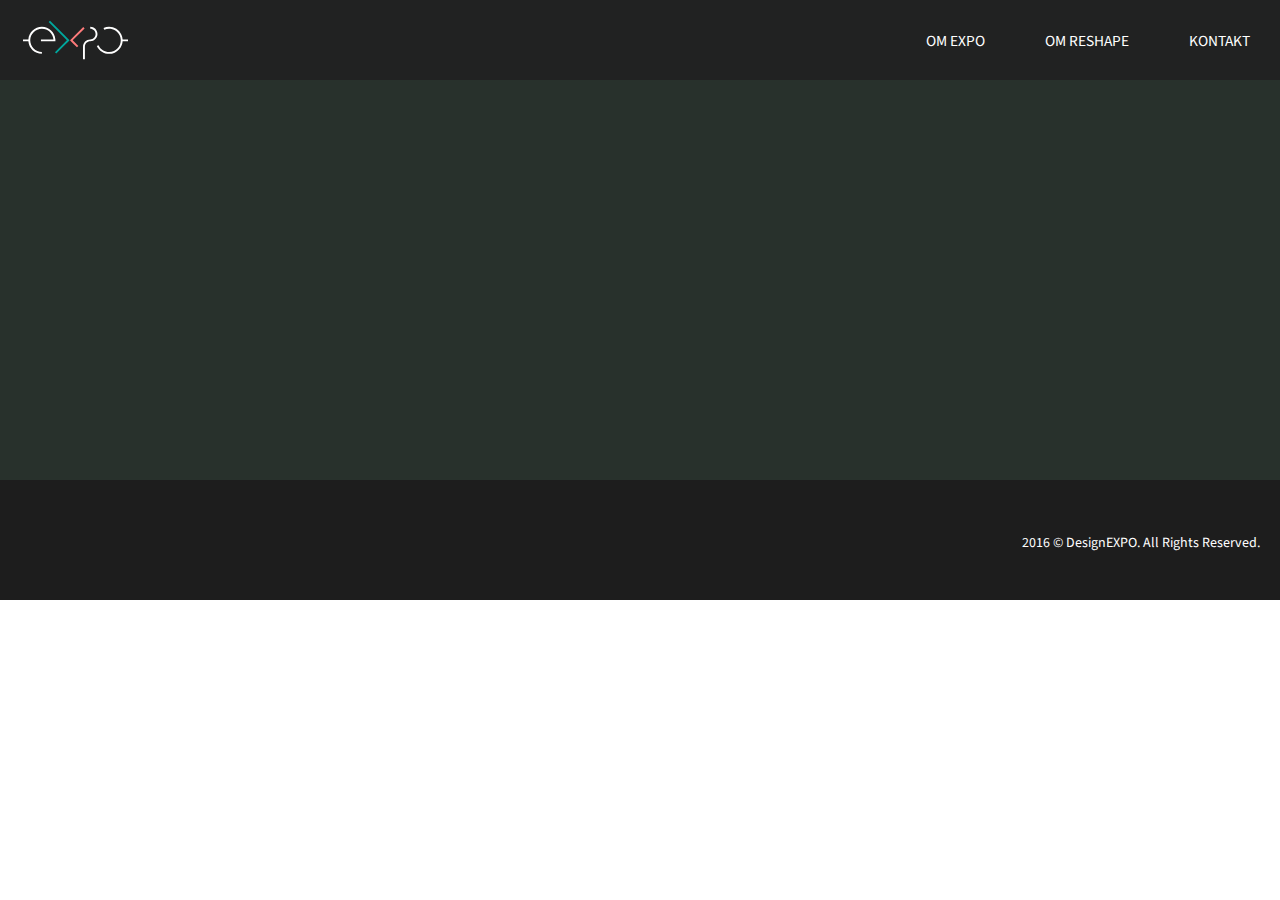
<file: 2.9/bedpres.html>
<!DOCTYPE html>
<html lang="no">
	<head>
		<meta charset="utf-8">
		<meta http-equiv="X-UA-Compatible" content="IE=edge">
		<meta name="viewport" content="width=device-width, initial-scale=1">

		<meta property="og:url"                content="http://designexpo.no" />
		<meta property="og:type"               content="article" />
		<meta property="og:title"              content="DesignEXPO 2017" />
		<meta property="og:description"        content="Årets hendelse fra Industriell Design" />
		<meta property="og:image"              content="http://www.designexpo.no/img/reshape-promo.png" />
		<meta property="og:image:type" content="image/png" />
		<meta property="og:image:width" content="600" />
		<meta property="og:image:height" content="109" />
		
		<title>DesignEXPO 2017</title>

		<link href="https://fonts.googleapis.com/css?family=Oswald:300,400|Source+Sans+Pro:200,300,400|Raleway:200,300,400" rel="stylesheet">
		<link href="css/bootstrap.min.css" rel="stylesheet">
		<link href="css/main.css" rel="stylesheet">
		<link rel="icon" href="img/favicon.png" type="image/png" sizes="128x128">

		<style type="text/css">
			.page-section::before, .page-section::after {
				display:none;
			}
			.reshape-logo {

			}
			.logo-holder {
				height: 300px;
			}
			@media (max-width: 900px) {
				.reshape-logo {
					height: 100px !important;
					background-position: 50% 70% !important;
				}
				.logo-holder {
					height:100px;
				}
			}
			@media (max-width: 798px) {
				.logo-holder {
					height:150px;
				}
			}
		</style>
		<!-- HTML5 shim and Respond.js for IE8 support of HTML5 elements and media queries -->
		<!-- WARNING: Respond.js doesn't work if you view the page via file:// -->
		<!--[if lt IE 9]>
		<script src="https://oss.maxcdn.com/html5shiv/3.7.3/html5shiv.min.js"></script>
		<script src="https://oss.maxcdn.com/respond/1.4.2/respond.min.js"></script>
		<![endif]-->
		

		<!--
				
		-->
	</head>
	<body id="top">
		<nav  id="mainNav" class="mainNav col-md-12 col-xs-12 col-xm-12">
			<a class="nav-logo" href="index.html#top">
				<!-- LOGO -->
			</a>
			<div id="nav-burger" class="nav-burger">
				<div class="nav-burger-wrapper">
					<div class="nav-burger-part"></div>
					<div class="nav-burger-part"></div>
					<div class="nav-burger-part"></div>
				</div>
			</div>
			<ul id="nav-list">
				<li class="nav-element"><a href="index.html#omexpo" class="navbtn" onclick="clickNav()">om expo</a></li>
				<li class="nav-element"><a href="index.html#omreshape" class="navbtn" onclick="clickNav()">om reshape</a></li>
				<li class="nav-element"><a href="index.html#kontakt" class="navbtn" onclick="clickNav()">kontakt</a></li>
			</ul>
		</nav>
		<main class="main-wrapper">
			
		</main>
		<footer class="col-md-12 col-xs-12 col-xm-12">
			<div class="col-md-12 col-xs-12 col-sm-12 footer-section location-map">
				<iframe src="https://www.google.com/maps/embed?pb=!1m18!1m12!1m3!1d1785.350684910209!2d10.402356516240863!3d63.41809428327121!2m3!1f0!2f0!3f0!3m2!1i1024!2i768!4f13.1!3m3!1m2!1s0x466d31958310c9d1%3A0x8cd33413e5074057!2sKolbj%C3%B8rn+Hejes+vei+2B%2C+7034+Trondheim!5e0!3m2!1sno!2sno!4v1479401050901?key=AIzaSyCcXQgBATKMPX7IqPcTIL-3uQqC1Uoclyo&zoom=12" onClick="style.pointerEvents='none'" width="100%" height="100%" frameborder="0" style="border:0" allowfullscreen></iframe>
				<!--
				https://maps.googleapis.com/maps/api/staticmap?size=512x512&zoom=12&amp;center=Chicago&format=png&style=feature:road.highway%7Celement:geometry%7Cvisibility:simplified%7Ccolor:0xc280e9&style=feature:transit.line%7Cvisibility:simplified%7Ccolor:0xbababa&style=feature:road.highway%7Celement:labels.text.stroke%7Cvisibility:on%7Ccolor:0xb06eba&style=feature:road.highway%7Celement:labels.text.fill%7Cvisibility:on%7Ccolor:0xffffff&key=YOUR_API_KEY
				-->
			</div>
			<div class="col-md-12 col-sm-12 col-xs-12 footer-bottom">
				<div class="col-md-12 col-sm-12 col-xs-12">
					<p class="footer-copy">2016 &copy; DesignEXPO. All Rights Reserved.</p>
				</div>
			</div>
		</footer>
		<!-- jQuery (necessary for Bootstrap's JavaScript plugins) -->
		<script src="https://ajax.googleapis.com/ajax/libs/jquery/1.12.4/jquery.min.js"></script>
		<!-- Include all compiled plugins (below), or include individual files as needed -->
		<script src="js/bootstrap.min.js"></script>
		<script src="js/scrollTo.min.js"></script>
		<script src="js/localscroll.min.js"></script>
		<script type="text/javascript">
			var navbar = document.getElementById('mainNav');
			var navburger = document.getElementById('nav-burger');
			// Scrolle til artiklene
			$(document).ready(function(){
				$.localScroll();
			});

			function checkIfScrolledHeader() {
				if(window.pageYOffset > 100 && navbar.classList[navbar.classList.length -1] != 'scrolled') {
					navbar.classList.toggle('scrolled');
				} else if (window.pageYOffset > 1 && navbar.classList[navbar.classList.length -1] == 'scrolled') {
					return;
				} else if (window.pageYOffset <= 1 && navbar.classList[navbar.classList.length -1] == 'scrolled') {
					navbar.classList.toggle('scrolled');
				}
			}

			function clickNav() {
				if (navburger.classList[navburger.classList.length -1] == 'open') {
					navburger.classList.toggle('open');
				}
			}

			checkIfScrolledHeader();
			window.addEventListener('scroll', checkIfScrolledHeader);

			document.getElementById('nav-burger').addEventListener('click', function() {
				this.classList.toggle('open');
			});
		</script>
	</body>
</html>
</file>
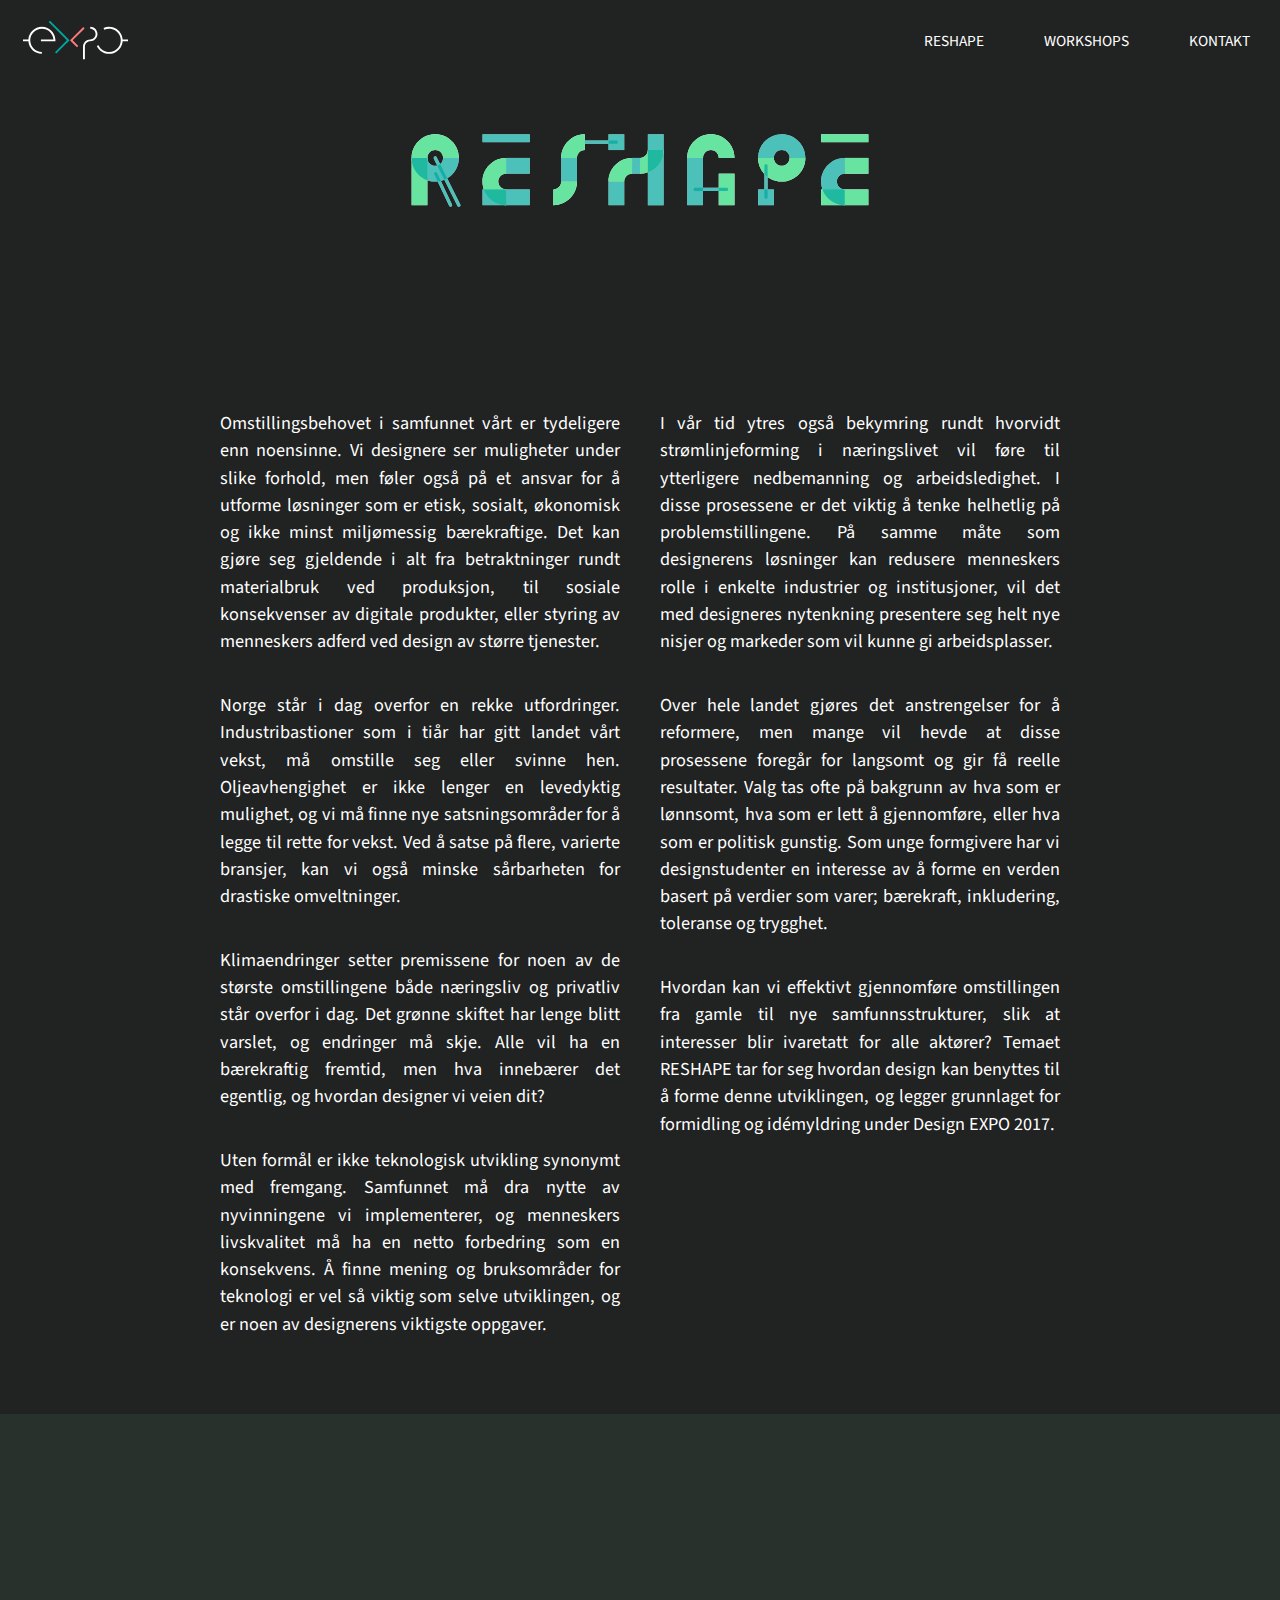
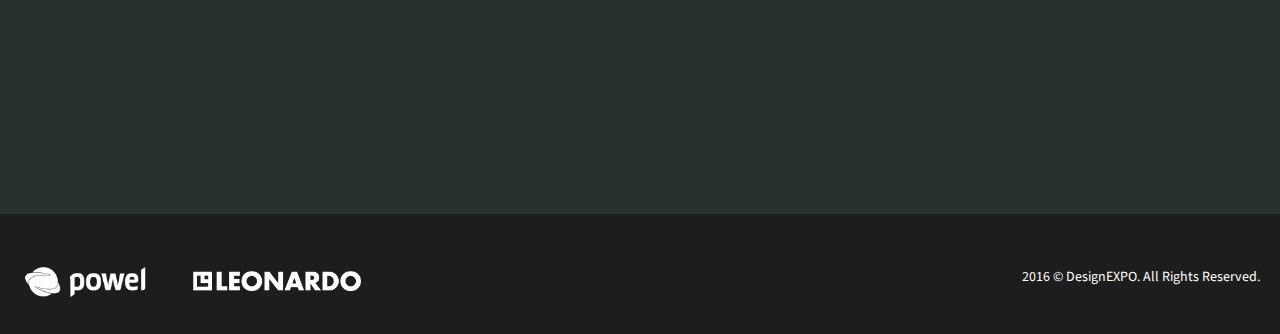
<file: 2.9/reshape.html>
<!DOCTYPE html>
<html lang="no">
	<head>
		<meta charset="utf-8">
		<meta http-equiv="X-UA-Compatible" content="IE=edge">
		<meta name="viewport" content="width=device-width, initial-scale=1">

		<meta property="og:url"                content="http://designexpo.no" />
		<meta property="og:type"               content="article" />
		<meta property="og:title"              content="Design EXPO 2017" />
		<meta property="og:description"        content="Årets hendelse fra Industriell Design" />
		<meta property="og:image"              content="http://www.designexpo.no/img/reshape-promo-ny.png" />
		<meta property="og:image:type" content="image/png" />
		<meta property="og:image:width" content="200" />
		<meta property="og:image:height" content="200" />
		
		<title>DesignEXPO 2017</title>

		<link href="https://fonts.googleapis.com/css?family=Oswald:300,400|Source+Sans+Pro:200,300,400|Raleway:200,300,400" rel="stylesheet">
		<link href="css/bootstrap.min.css" rel="stylesheet">
		<link href="css/main.css" rel="stylesheet">
		<link rel="icon" href="img/favicon.png" type="image/png" sizes="128x128">

		<style type="text/css">
			.page-section::before, .page-section::after {
				display:none;
			}
			.reshape-logo {

			}
			.logo-holder {
				height: 300px;
			}
			@media (max-width: 900px) {
				.reshape-logo {
					height: 100px !important;
					background-position: 50% 70% !important;
				}
				.logo-holder {
					height:100px;
				}
			}
			@media (max-width: 798px) {
				.logo-holder {
					height:150px;
				}
			}
		</style>
		<!-- HTML5 shim and Respond.js for IE8 support of HTML5 elements and media queries -->
		<!-- WARNING: Respond.js doesn't work if you view the page via file:// -->
		<!--[if lt IE 9]>
		<script src="https://oss.maxcdn.com/html5shiv/3.7.3/html5shiv.min.js"></script>
		<script src="https://oss.maxcdn.com/respond/1.4.2/respond.min.js"></script>
		<![endif]-->
		

		<!--
				
		-->
	</head>
	<body id="top">
		<nav  id="mainNav" class="mainNav col-md-12 col-xs-12 col-xm-12">
			<a class="nav-logo" href="index.html#top">
				<!-- LOGO -->
			</a>
			<div id="nav-burger" class="nav-burger">
				<div class="nav-burger-wrapper">
					<div class="nav-burger-part"></div>
					<div class="nav-burger-part"></div>
					<div class="nav-burger-part"></div>
				</div>
			</div>
			<ul id="nav-list">
				<li class="nav-element"><a href="reshape.html" class="navbtn">reshape</a></li>
				<li class="nav-element"><a href="workshops.html" class="navbtn">workshops</a></li>
				<li class="nav-element"><a href="index.html#kontakt" class="navbtn">kontakt</a></li>
			</ul>
		</nav>
		<main class="main-wrapper">
			<section class="col-md-12 col-xs-12 col-sm-12 page-section intro-section">
					
				<div class="col-md-12 col-xs-12 col-sm-12 logo-holder" style="">
					<div class="reshape-logo" style="background-size: auto 70%; background-position: 50% 50%;">
						
					</div>
				</div>
				<div>
					<span></span>
					<div class="col-md-6 col-sm-12 col-xs-12 spalte">
						<article class="omexpo-article">
							<p>
								Omstillingsbehovet i samfunnet vårt er tydeligere enn noensinne. Vi designere ser muligheter under slike forhold, men føler også på et ansvar for å utforme løsninger som er etisk, sosialt, økonomisk og ikke minst miljømessig bærekraftige. Det kan gjøre seg gjeldende i alt fra betraktninger rundt materialbruk ved produksjon, til sosiale konsekvenser av digitale produkter, eller styring av menneskers adferd ved design av større tjenester. 
							</p>
						</article>
						<article class="omexpo-article">
							<p>
								Norge står i dag overfor en rekke utfordringer. Industribastioner som i tiår har gitt landet vårt vekst, må omstille seg eller svinne hen. Oljeavhengighet er ikke lenger en levedyktig mulighet, og vi må finne nye satsningsområder for å legge til rette for vekst. Ved å satse på flere, varierte bransjer, kan vi også minske sårbarheten for drastiske omveltninger.
							</p>
						</article>
						<article class="omexpo-article">
							<p>
								Klimaendringer setter premissene for noen av de største omstillingene både næringsliv og privatliv står overfor i dag. Det grønne skiftet har lenge blitt varslet, og endringer må skje. Alle vil ha en bærekraftig fremtid, men hva innebærer det egentlig, og hvordan designer vi veien dit? 
							</p>
						</article>
						<article class="omexpo-article">
							<p>
								Uten formål er ikke teknologisk utvikling synonymt med fremgang. Samfunnet må dra nytte av nyvinningene vi implementerer, og menneskers livskvalitet må ha en netto forbedring som en konsekvens. Å finne mening og bruksområder for teknologi er vel så viktig som selve utviklingen, og er noen av designerens viktigste oppgaver. 
							</p>
						</article>

						</div>
						<div  class="col-md-6 col-sm-12 col-xs-12 spalte">
						<article class="omexpo-article">
							<p>
								I vår tid ytres også bekymring rundt hvorvidt strømlinjeforming i næringslivet vil føre til ytterligere nedbemanning og arbeidsledighet. I disse prosessene er det viktig å tenke helhetlig på problemstillingene. På samme måte som designerens løsninger kan redusere menneskers rolle i enkelte industrier og institusjoner, vil det med designeres nytenkning presentere seg helt nye nisjer og markeder som vil kunne gi arbeidsplasser. 
							</p>
							<p>
								Over hele landet gjøres det anstrengelser for å reformere, men mange vil hevde at disse prosessene foregår for langsomt og gir få reelle resultater. Valg tas ofte på bakgrunn av hva som er lønnsomt, hva som er lett å gjennomføre, eller hva som er politisk gunstig. Som unge formgivere har vi designstudenter en interesse av å forme en verden basert på verdier som varer; bærekraft, inkludering, toleranse og trygghet. 			
							</p>
							<p>
								Hvordan kan vi effektivt gjennomføre omstillingen fra gamle til nye samfunnsstrukturer, slik at interesser blir ivaretatt for alle aktører? Temaet RESHAPE tar for seg hvordan design kan benyttes til å forme denne utviklingen, og legger grunnlaget for formidling og idémyldring under Design EXPO 2017.


							</p>
						</article>
					</div>
				</div>
			</section>
		</main>
		<footer class="col-md-12 col-xs-12 col-xm-12">
			<div class="col-md-12 col-xs-12 col-sm-12 footer-section location-map">
				<iframe src="https://www.google.com/maps/embed?pb=!1m18!1m12!1m3!1d1785.350684910209!2d10.402356516240863!3d63.41809428327121!2m3!1f0!2f0!3f0!3m2!1i1024!2i768!4f13.1!3m3!1m2!1s0x466d31958310c9d1%3A0x8cd33413e5074057!2sKolbj%C3%B8rn+Hejes+vei+2B%2C+7034+Trondheim!5e0!3m2!1sno!2sno!4v1479401050901?key=AIzaSyCcXQgBATKMPX7IqPcTIL-3uQqC1Uoclyo&zoom=12" onClick="style.pointerEvents='none'" width="100%" height="100%" frameborder="0" style="border:0" allowfullscreen></iframe>
				<!--
				https://maps.googleapis.com/maps/api/staticmap?size=512x512&zoom=12&amp;center=Chicago&format=png&style=feature:road.highway%7Celement:geometry%7Cvisibility:simplified%7Ccolor:0xc280e9&style=feature:transit.line%7Cvisibility:simplified%7Ccolor:0xbababa&style=feature:road.highway%7Celement:labels.text.stroke%7Cvisibility:on%7Ccolor:0xb06eba&style=feature:road.highway%7Celement:labels.text.fill%7Cvisibility:on%7Ccolor:0xffffff&key=YOUR_API_KEY
				-->
			</div>
			<div class="col-md-12 col-sm-12 col-xs-12 footer-bottom">
				<div class="col-md-12 col-sm-12 col-xs-12 footer-bottom-inner">
					<p class="footer-logo">
						<a href="http://www.powel.com/no/"><img src="img/powel-logo-hvit-liten.png"  target="_blank" /> </a>
						<a href="http://www.industrielldesign.com"><img src="img/leonardo-logo-hvit.png" target="_blank" /> </a>
					</p>
					<p class="footer-copy">2016 &copy; DesignEXPO. All Rights Reserved.</p>
				</div>
			</div>
		</footer>
		<!-- jQuery (necessary for Bootstrap's JavaScript plugins) -->
		<script src="https://ajax.googleapis.com/ajax/libs/jquery/1.12.4/jquery.min.js"></script>
		<!-- Include all compiled plugins (below), or include individual files as needed -->
		<script src="js/bootstrap.min.js"></script>
		<script src="js/scrollTo.min.js"></script>
		<script src="js/localscroll.min.js"></script>
		<script type="text/javascript">
			var navbar = document.getElementById('mainNav');
			var navburger = document.getElementById('nav-burger');
			// Scrolle til artiklene
			$(document).ready(function(){
				$.localScroll();
			});

			function checkIfScrolledHeader() {
				if(window.pageYOffset > 100 && navbar.classList[navbar.classList.length -1] != 'scrolled') {
					navbar.classList.toggle('scrolled');
				} else if (window.pageYOffset > 1 && navbar.classList[navbar.classList.length -1] == 'scrolled') {
					return;
				} else if (window.pageYOffset <= 1 && navbar.classList[navbar.classList.length -1] == 'scrolled') {
					navbar.classList.toggle('scrolled');
				}
			}

			function clickNav() {
				if (navburger.classList[navburger.classList.length -1] == 'open') {
					navburger.classList.toggle('open');
				}
			}

			checkIfScrolledHeader();
			window.addEventListener('scroll', checkIfScrolledHeader);

			document.getElementById('nav-burger').addEventListener('click', function() {
				this.classList.toggle('open');
			});
		</script>
	</body>
</html>
</file>
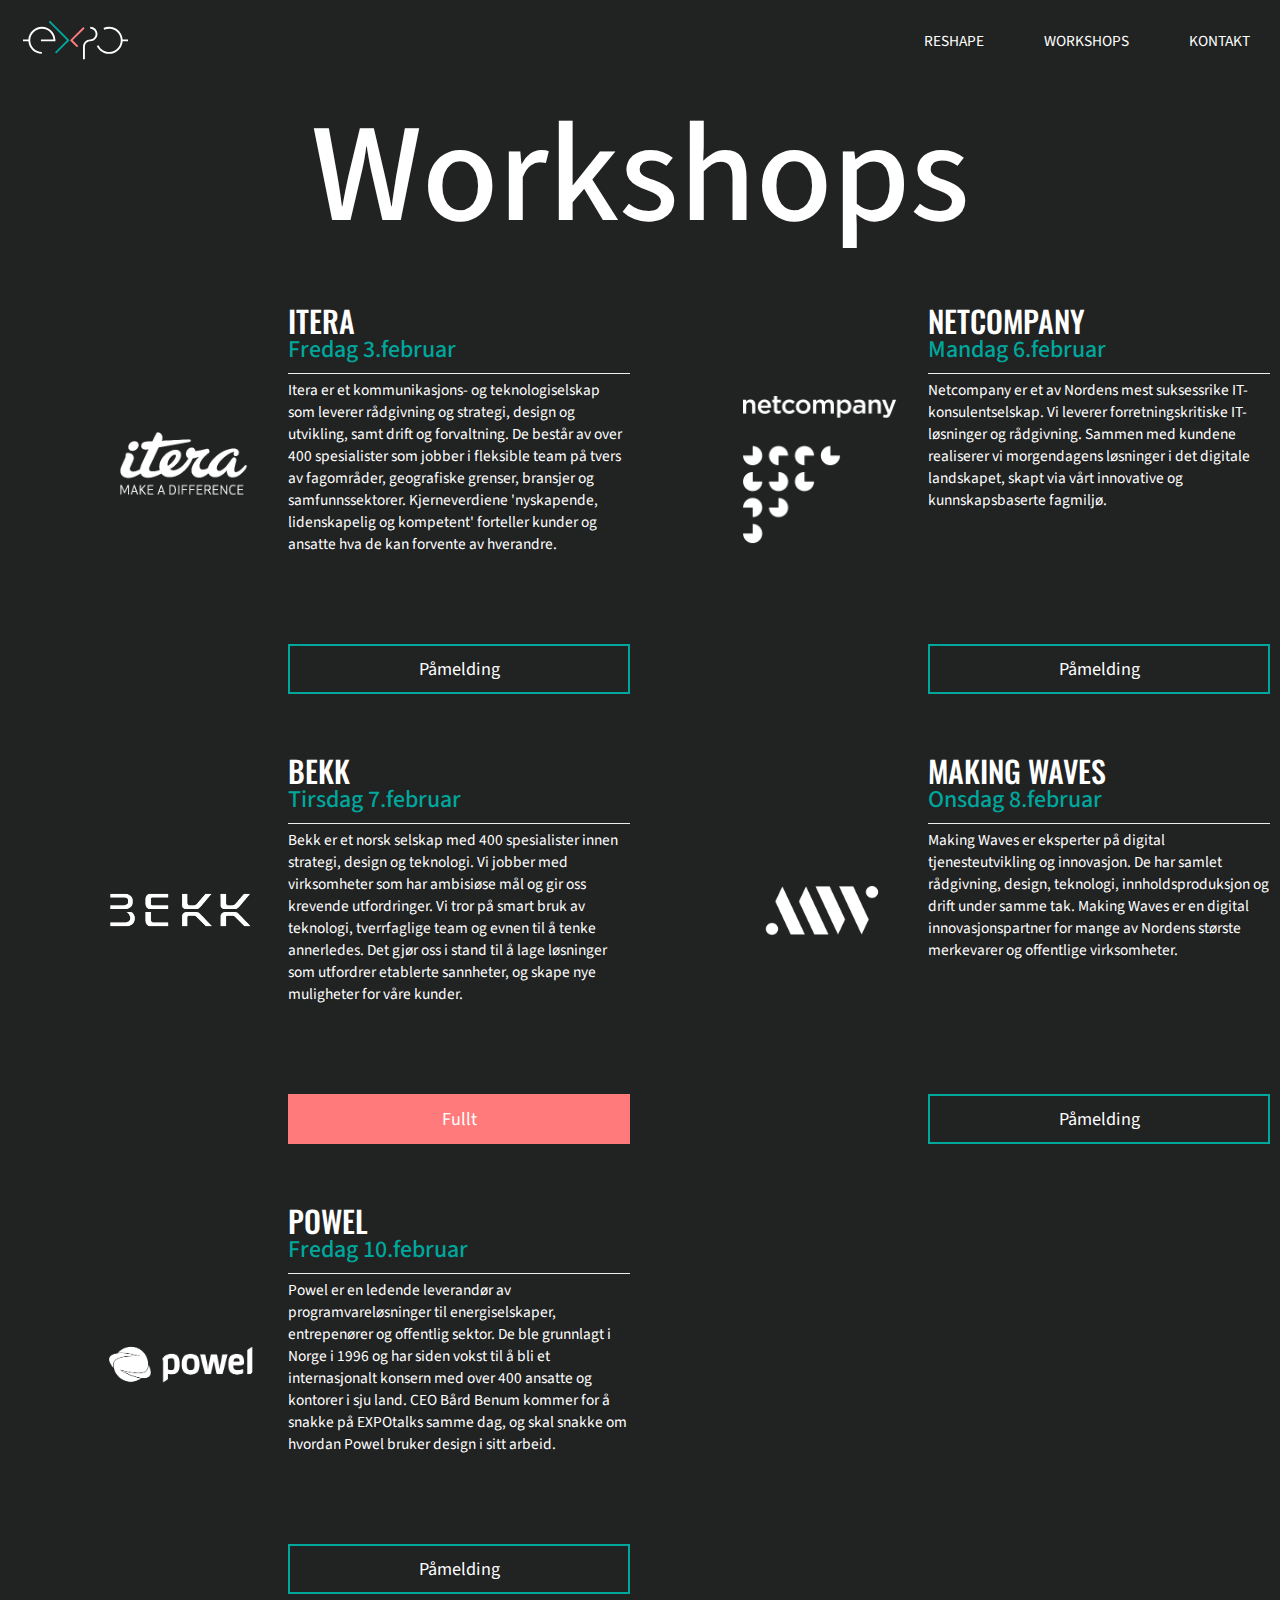
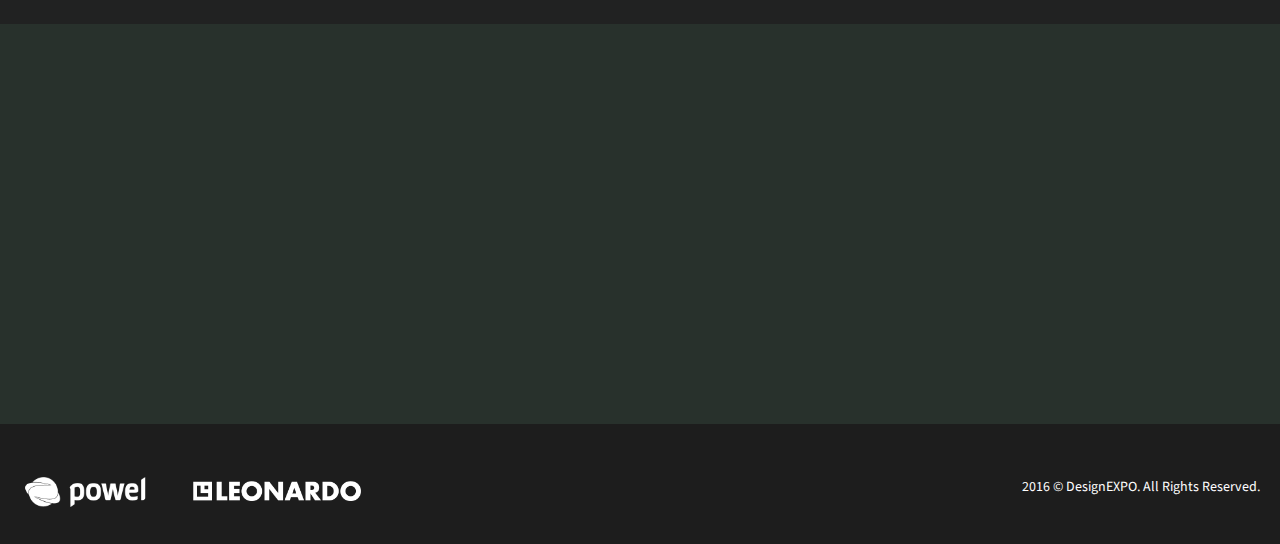
<file: 2.9/workshops.html>
<!DOCTYPE html>
<html lang="no">
	<head>
		<meta charset="utf-8">
		<meta http-equiv="X-UA-Compatible" content="IE=edge">
		<meta name="viewport" content="width=device-width, initial-scale=1">

		<meta property="og:url"                content="http://designexpo.no" />
		<meta property="og:type"               content="article" />
		<meta property="og:title"              content="Design EXPO 2017" />
		<meta property="og:description"        content="Årets hendelse fra Industriell Design" />
		<meta property="og:image"              content="http://www.designexpo.no/img/reshape-promo-ny.png" />
		<meta property="og:image:type" content="image/png" />
		<meta property="og:image:width" content="200" />
		<meta property="og:image:height" content="200" />
		
		<title>DesignEXPO 2017</title>

		<link href="https://fonts.googleapis.com/css?family=Oswald:300,400|Source+Sans+Pro:200,300,400|Raleway:200,300,400" rel="stylesheet">
		<link href="css/bootstrap.min.css" rel="stylesheet">
		<link href="css/main.css" rel="stylesheet">
		<link rel="icon" href="img/favicon.png" type="image/png" sizes="128x128">

		<style type="text/css">
			h1 {
				font-size: 10em;
				text-align: center;
				padding-bottom: 20px;
				margin-bottom:0;
			}

			.page-section::before, .page-section::after {
				display:none;
			}
			.reshape-logo {

			}
			.logo-holder {
				height: 300px;
			}
			@media (max-width: 900px) {
				.reshape-logo {
					height: 100px !important;
					background-position: 50% 70% !important;
				}
				.logo-holder {
					height:100px;
				}
			}
			@media (max-width: 798px) {
				.logo-holder {
					height:150px;
				}
			}

			.contact-article {
				padding:10px;
				min-height:450px;
				/*background:#00a79d;*/
				position: relative;
			}
			.contact-text {
				height:100%;
				color:#fff;
			}
			.contact-text  p {
				font-size: 1.1em;
				color:#fff;
			}
			.contact-image {
				background-size:60%;
				background-position: 90% 40%;
			}
			.contact-article h3 {
				color:#00a79d;
			}/*
			.contact-article:nth-child(3), .contact-article:nth-child(2){
				background:#0AC7BC;
			}*/
			@media (max-width: 991px) {
				.contact-text  p {
					font-size: 1.3em;
				}
				/*
				.contact-article:nth-child(3), .contact-article:nth-child(2){
				background:#00a79d;
				}
				.contact-article:nth-child(even){
					background:#0AC7BC;
				}*/
			}
			@media (max-width: 768px) {
				h1 {
					font-size: 5em;
				}
				h3 {
					text-align: center;
				}
				.contact-article {
					height:auto;
					min-height: 300px;
					margin-bottom:0px;

				}
				.contact-article:nth-child(even) {
					background-color: #212222;
				}
				.contact-article .contact-image {
					height:150px;
				}
				.contact-text {
					height:400px;
				}
				.contact-text  p {
					font-size: 1.2em;
  					line-height: 1.5em;
				}
				.contact-image {
				background-size:contain;
				background-position: 50% 50%;
				}
			}
			@media (max-width: 450px) {
				.contact-article {
					padding-bottom:30px;
					margin-bottom:20px;
				}
				.contact-text {
					/*height:460px;*/
				}
			}
			.pamelding {
				border:2px solid #00a79d;
				color:#fff !important;
				text-align: center;
				font-size: 1.3em;
				width:calc(100% - 20px);
				padding:10px 0;
				margin-top:15px;
				margin-bottom:20px;
				position: absolute;
				bottom: 0;
				left:20px;
				transition: background .2s ease;
			}
			.pamelding:hover {
				background:#00a79d;
				color:#fff;
				text-decoration:none;
			}
			@media (max-width: 991px) {
				.pamelding {
					font-size: 1.2em;
				}
			}
			@media (max-width: 768px) {
				.pamelding {
					position: static;

				}
			}
		</style>
		<!-- HTML5 shim and Respond.js for IE8 support of HTML5 elements and media queries -->
		<!-- WARNING: Respond.js doesn't work if you view the page via file:// -->
		<!--[if lt IE 9]>
		<script src="https://oss.maxcdn.com/html5shiv/3.7.3/html5shiv.min.js"></script>
		<script src="https://oss.maxcdn.com/respond/1.4.2/respond.min.js"></script>
		<![endif]-->
		

		<!--
				
		-->
	</head>
	<body id="top">
		<nav  id="mainNav" class="mainNav col-md-12 col-xs-12 col-xm-12">
			<a class="nav-logo" href="index.html#top">
				<!-- LOGO -->
			</a>
			<div id="nav-burger" class="nav-burger">
				<div class="nav-burger-wrapper">
					<div class="nav-burger-part"></div>
					<div class="nav-burger-part"></div>
					<div class="nav-burger-part"></div>
				</div>
			</div>
			<ul id="nav-list">
				<li class="nav-element"><a href="reshape.html" class="navbtn">reshape</a></li>
				<li class="nav-element"><a href="workshops.html" class="navbtn">workshops</a></li>
				<li class="nav-element"><a href="index.html#kontakt" class="navbtn">kontakt</a></li>
			</ul>
		</nav>
		<main class="main-wrapper" style="background:#212222;">
			<h1>Workshops</h1>
			<section class="col-md-12 col-xs-12 col-sm-12 page-section" style="padding-bottom:0; padding-top:0; background:#212222;">
				<article class="col-md-6 col-sm-12 col-xs-12 contact-article"  id="itera">
					<div class="col-md-5 col-sm-5 col-xs-12 contact-image" style="background-image:url('img/itera-logo-hvit.png')">
						
					</div>
					<div class="col-md-7 col-sm-7 col-xs-12 contact-text">
						<h2 class="col-md-12">Itera</h2>
						<h3>Fredag 3.februar</h3>
						<hr>
						<p class="col-md-12">Itera er et kommunikasjons- og teknologiselskap som leverer rådgivning og strategi, design og utvikling, samt drift og forvaltning. De består av over 400 spesialister som jobber i fleksible team på tvers av fagområder, geografiske grenser, bransjer og samfunnssektorer. Kjerneverdiene 'nyskapende, lidenskapelig og kompetent' forteller kunder og ansatte hva de kan forvente av hverandre.</p>
						<a href="https://www.eventbrite.com/e/workshop-med-itera-design-expo-2017-tickets-31478762827" class="pamelding col-md-12 col-xs-12 col-sm-12" target="_blank">Påmelding</a>
					</div>
				</article>


				<article class="col-md-6 col-sm-12 col-xs-12 contact-article" id="netcompany">
					<div class="col-md-5 col-sm-5 col-xs-12 contact-image" style="background-image:url('img/netcompany-logo-hvit.png')">
						
					</div>
					<div class="col-md-7 col-sm-7 col-xs-12 contact-text">
						<h2 class="col-md-12">Netcompany</h2>
						<h3>Mandag 6.februar</h3>
						<hr>
						<p class="col-md-12">Netcompany er et av Nordens mest suksessrike IT-konsulentselskap. Vi leverer forretningskritiske IT-løsninger og rådgivning. Sammen med kundene realiserer vi morgendagens løsninger i det digitale landskapet, skapt via vårt innovative og kunnskapsbaserte fagmiljø.</p>
						<a href="https://www.eventbrite.com/e/workshop-med-netcompany-design-expo-2017-tickets-31479069745" class="pamelding col-md-12 col-xs-12 col-sm-12" target="_blank">Påmelding</a>
					</div>
				</article>


				<article class="col-md-6 col-sm-12 col-xs-12 contact-article" id="bekk">
					<div class="col-md-5 col-sm-5 col-xs-12 contact-image" style="background-image:url('img/bekk-logo-hvit.png')">
						
					</div>
					<div class="col-md-7 col-sm-7 col-xs-12 contact-text">
						<h2 class="col-md-12">Bekk</h2>
						<h3>Tirsdag 7.februar</h3>
						<hr>
						<p class="col-md-12">Bekk er et norsk selskap med 400 spesialister innen strategi, design og teknologi. Vi jobber med ​​​virksomheter som har ambisiøse mål og gir oss krevende utfordringer. Vi tror på smart bruk av teknologi, tverrfaglige team og evnen til å tenke annerledes. Det gjør oss i stand til å lage løsninger som utfordrer etablerte sannheter, og skape nye muligheter for våre kunder.</p>
						<a href="https://www.eventbrite.com/e/workshop-med-bekk-design-expo-2017-tickets-31479124910" class="pamelding col-md-12 col-xs-12 col-sm-12" style="border-color: #ff7b7b; background: #ff7b7b; text-decoration:none;" target="_blank">Fullt</a>
					</div>
				</article>


				<article class="col-md-6 col-sm-12 col-xs-12 contact-article"  id="makingwaves">
					<div class="col-md-5 col-sm-5 col-xs-12 contact-image" style="background-image:url('img/makingwaves-logo-hvit.png')">
						
					</div>
					<div class="col-md-7 col-sm-7 col-xs-12 contact-text">
						<h2 class="col-md-12">Making Waves</h2>
						<h3>Onsdag 8.februar</h3>
						<hr>
						<p class="col-md-12">Making Waves er eksperter på digital tjenesteutvikling og innovasjon. De har samlet rådgivning, design, teknologi, innholdsproduksjon og drift under samme tak. Making Waves er en digital innovasjonspartner for mange av Nordens største merkevarer og offentlige virksomheter.</p>
						<a href="https://www.eventbrite.com/e/workshop-med-making-waves-design-expo-2017-tickets-31479133937" class="pamelding col-md-12 col-xs-12 col-sm-12" target="_blank">Påmelding</a>
					</div>
				</article>


				<article class="col-md-6 col-sm-12 col-xs-12 contact-article" id="powel">
					<div class="col-md-5 col-sm-5 col-xs-12 contact-image" style="background-image:url('img/powel-logo-hvit.png')">
						
					</div>
					<div class="col-md-7 col-sm-7 col-xs-12 contact-text">
						<h2 class="col-md-12">Powel</h2>
						<h3>Fredag 10.februar</h3>
						<hr>
						<p class="col-md-12">Powel er en ledende leverandør av programvareløsninger til energiselskaper, entrepenører og offentlig sektor. De ble grunnlagt i Norge i 1996 og har siden vokst til å bli et internasjonalt konsern med over 400 ansatte og kontorer i sju land. CEO Bård Benum kommer for å snakke på EXPOtalks samme dag, og skal snakke om hvordan Powel bruker design i sitt arbeid.</p>
						<a href="https://www.eventbrite.com/e/workshop-med-powel-design-expo-2017-tickets-31479148982" class="pamelding col-md-12 col-xs-12 col-sm-12" target="_blank">Påmelding</a>
					</div>
				</article>
			</section>
		</main>
		<footer class="col-md-12 col-xs-12 col-xm-12">
			<div class="col-md-12 col-xs-12 col-sm-12 footer-section location-map">
				<iframe src="https://www.google.com/maps/embed?pb=!1m18!1m12!1m3!1d1785.350684910209!2d10.402356516240863!3d63.41809428327121!2m3!1f0!2f0!3f0!3m2!1i1024!2i768!4f13.1!3m3!1m2!1s0x466d31958310c9d1%3A0x8cd33413e5074057!2sKolbj%C3%B8rn+Hejes+vei+2B%2C+7034+Trondheim!5e0!3m2!1sno!2sno!4v1479401050901?key=AIzaSyCcXQgBATKMPX7IqPcTIL-3uQqC1Uoclyo&zoom=12" onClick="style.pointerEvents='none'" width="100%" height="100%" frameborder="0" style="border:0" allowfullscreen></iframe>
				<!--
				https://maps.googleapis.com/maps/api/staticmap?size=512x512&zoom=12&amp;center=Chicago&format=png&style=feature:road.highway%7Celement:geometry%7Cvisibility:simplified%7Ccolor:0xc280e9&style=feature:transit.line%7Cvisibility:simplified%7Ccolor:0xbababa&style=feature:road.highway%7Celement:labels.text.stroke%7Cvisibility:on%7Ccolor:0xb06eba&style=feature:road.highway%7Celement:labels.text.fill%7Cvisibility:on%7Ccolor:0xffffff&key=YOUR_API_KEY
				-->
			</div>
			<div class="col-md-12 col-sm-12 col-xs-12 footer-bottom">
				<div class="col-md-12 col-sm-12 col-xs-12 footer-bottom-inner">
					<p class="footer-logo">
						<a href="http://www.powel.com/no/"><img src="img/powel-logo-hvit-liten.png"  target="_blank" /> </a>
						<a href="http://www.industrielldesign.com"><img src="img/leonardo-logo-hvit.png" target="_blank" /> </a>
					</p>
					<p class="footer-copy">2016 &copy; DesignEXPO. All Rights Reserved.</p>
				</div>
			</div>
		</footer>
		<!-- jQuery (necessary for Bootstrap's JavaScript plugins) -->
		<script src="https://ajax.googleapis.com/ajax/libs/jquery/1.12.4/jquery.min.js"></script>
		<!-- Include all compiled plugins (below), or include individual files as needed -->
		<script src="js/bootstrap.min.js"></script>
		<script src="js/scrollTo.min.js"></script>
		<script src="js/localscroll.min.js"></script>
		<script type="text/javascript">
			var navbar = document.getElementById('mainNav');
			var navburger = document.getElementById('nav-burger');
			// Scrolle til artiklene
			$(document).ready(function(){
				$.localScroll();
			});

			function checkIfScrolledHeader() {
				if(window.pageYOffset > 100 && navbar.classList[navbar.classList.length -1] != 'scrolled') {
					navbar.classList.toggle('scrolled');
				} else if (window.pageYOffset > 1 && navbar.classList[navbar.classList.length -1] == 'scrolled') {
					return;
				} else if (window.pageYOffset <= 1 && navbar.classList[navbar.classList.length -1] == 'scrolled') {
					navbar.classList.toggle('scrolled');
				}
			}

			function clickNav() {
				if (navburger.classList[navburger.classList.length -1] == 'open') {
					navburger.classList.toggle('open');
				}
			}

			checkIfScrolledHeader();
			window.addEventListener('scroll', checkIfScrolledHeader);

			document.getElementById('nav-burger').addEventListener('click', function() {
				this.classList.toggle('open');
			});
		</script>
	</body>
</html>
</file>
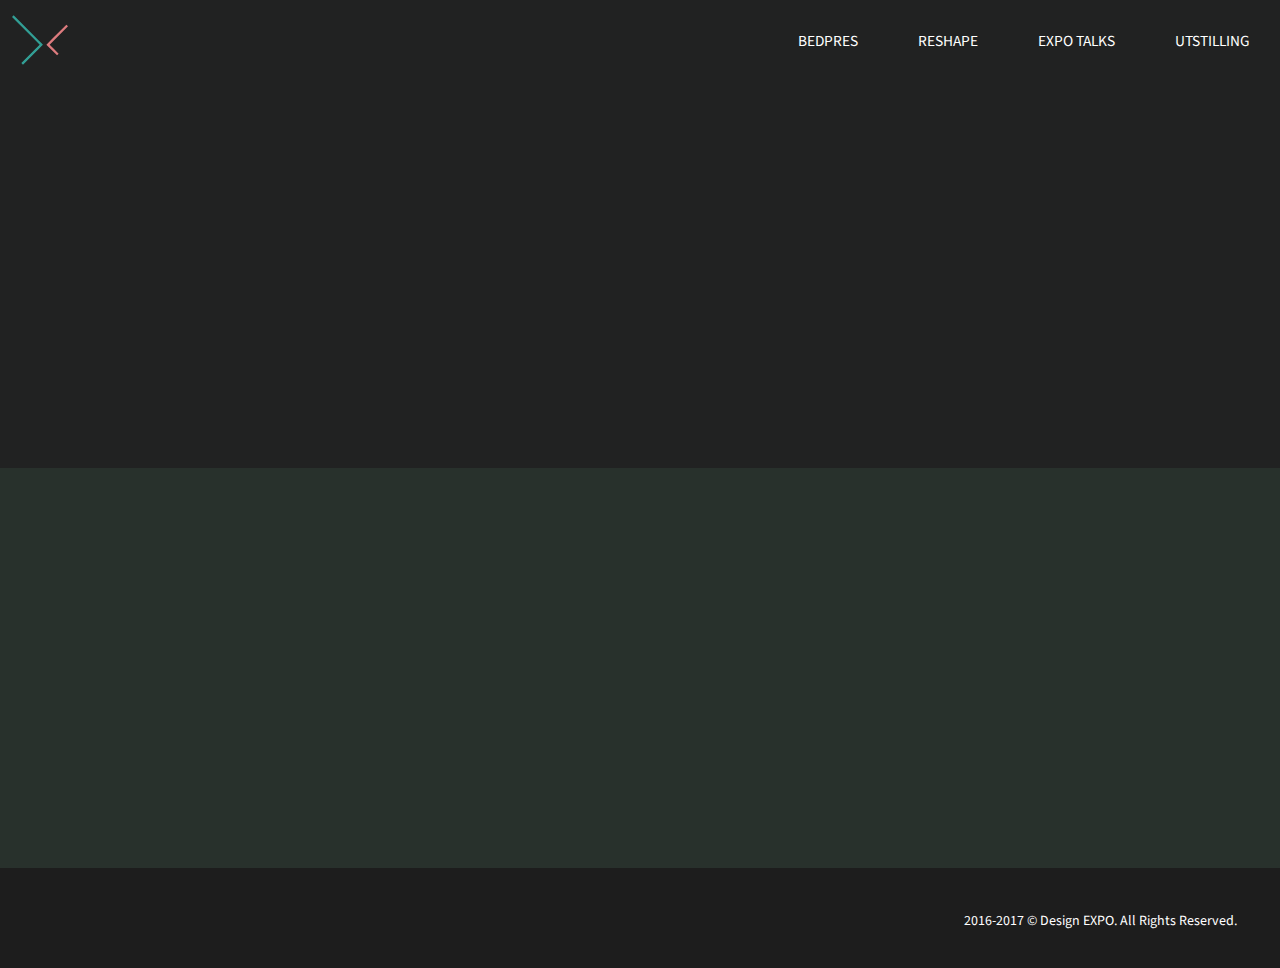
<file: 3.0/reshape.html>
<!DOCTYPE html>
<html lang="no">
	<head>
		<meta charset="utf-8">
		<meta http-equiv="X-UA-Compatible" content="IE=edge">
		<meta name="viewport" content="width=device-width, initial-scale=1">

		<meta property="og:url"                content="http://designexpo.no" />
		<meta property="og:type"               content="article" />
		<meta property="og:title"              content="DesignEXPO 2017" />
		<meta property="og:description"        content="Årets hendelse fra Industriell Design" />
		<meta property="og:image"              content="http://www.designexpo.no/img/reshape-promo.png" />
		<meta property="og:image:type" content="image/png" />
		<meta property="og:image:width" content="600" />
		<meta property="og:image:height" content="109" />
		
		<title>Design EXPO 2017</title>

		<link href="https://fonts.googleapis.com/css?family=Oswald:300,400|Source+Sans+Pro:200,300,400|Raleway:200,300,400" rel="stylesheet">
		<link href="css/bootstrap.min.css" rel="stylesheet">
		<link href="css/main.css" rel="stylesheet">
		<link rel="icon" href="img/favicon.png" type="image/png" sizes="128x128">


		<!-- HTML5 shim and Respond.js for IE8 support of HTML5 elements and media queries -->
		<!-- WARNING: Respond.js doesn't work if you view the page via file:// -->
		<!--[if lt IE 9]>
		<script src="https://oss.maxcdn.com/html5shiv/3.7.3/html5shiv.min.js"></script>
		<script src="https://oss.maxcdn.com/respond/1.4.2/respond.min.js"></script>
		<![endif]-->
	</head>
	<body id="top">
		<nav  id="mainNav" class="mainNav col-md-12 col-xs-12 col-xm-12">
			<a class="nav-logo" href="index.html">
				<!-- LOGO -->
			</a>
			<div id="nav-burger" class="nav-burger">
				<div class="nav-burger-wrapper">
					<div class="nav-burger-part"></div>
					<div class="nav-burger-part"></div>
					<div class="nav-burger-part"></div>
				</div>
			</div>
			<ul id="nav-list">
				<li class="nav-element"><a href="bedpres.html">bedpres</a></li>
				<li class="nav-element"><a href="reshape.html">reshape</a></li>
				<li class="nav-element"><a href="talks.html">expo talks</a></li>
				<li class="nav-element"><a href="utstilling.html">utstilling</a></li>
			</ul>
		</nav>
		<main class="main-wrapper">
			<section class="page-section">
				
			</section>
		</main>
		<footer class="col-md-12 col-xs-12 col-xm-12">
			<div class="col-md-12 col-xs-12 col-sm-12 footer-section location-map">
				<iframe src="https://www.google.com/maps/embed?pb=!1m18!1m12!1m3!1d1785.350684910209!2d10.402356516240863!3d63.41809428327121!2m3!1f0!2f0!3f0!3m2!1i1024!2i768!4f13.1!3m3!1m2!1s0x466d31958310c9d1%3A0x8cd33413e5074057!2sKolbj%C3%B8rn+Hejes+vei+2B%2C+7034+Trondheim!5e0!3m2!1sno!2sno!4v1479401050901?key=AIzaSyCcXQgBATKMPX7IqPcTIL-3uQqC1Uoclyo&zoom=12" onClick="style.pointerEvents='none'" width="100%" height="100%" frameborder="0" style="border:0" allowfullscreen></iframe>
				<!--
				https://maps.googleapis.com/maps/api/staticmap?size=512x512&zoom=12&amp;center=Chicago&format=png&style=feature:road.highway%7Celement:geometry%7Cvisibility:simplified%7Ccolor:0xc280e9&style=feature:transit.line%7Cvisibility:simplified%7Ccolor:0xbababa&style=feature:road.highway%7Celement:labels.text.stroke%7Cvisibility:on%7Ccolor:0xb06eba&style=feature:road.highway%7Celement:labels.text.fill%7Cvisibility:on%7Ccolor:0xffffff&key=YOUR_API_KEY
				-->
			</div>
			<div class="col-md-12 col-sm-12 col-xs-12 footer-bottom">
				<div class="col-md-12 col-sm-12 col-xs-12">
					<p class="footer-copy">2016-2017 &copy; Design EXPO. All Rights Reserved.</p>
				</div>
			</div>
		</footer>
		<!-- jQuery (necessary for Bootstrap's JavaScript plugins) -->
		<script src="https://ajax.googleapis.com/ajax/libs/jquery/1.12.4/jquery.min.js"></script>
		<!-- Include all compiled plugins (below), or include individual files as needed -->
		<script src="js/bootstrap.min.js"></script>
		<script type="text/javascript">
			var navbar = document.getElementById('mainNav');
			var navburger = document.getElementById('nav-burger');

			function checkIfScrolledHeader() {
				if(window.pageYOffset > 100 && navbar.classList[navbar.classList.length -1] != 'scrolled') {
					navbar.classList.toggle('scrolled');
				} else if (window.pageYOffset > 1 && navbar.classList[navbar.classList.length -1] == 'scrolled') {
					return;
				} else if (window.pageYOffset <= 1 && navbar.classList[navbar.classList.length -1] == 'scrolled') {
					navbar.classList.toggle('scrolled');
				}
			}

			function clickNav() {
				if (navburger.classList[navburger.classList.length -1] == 'open') {
					navburger.classList.toggle('open');
				}
			}

			checkIfScrolledHeader();
			window.addEventListener('scroll', checkIfScrolledHeader);

			document.getElementById('nav-burger').addEventListener('click', function() {
				this.classList.toggle('open');
			});
		</script>
	</body>
</html>
</file>
<file: 2.5/css/main.css>
/*

	DesignEXPO main css
	by herman slyngtadli

	rød : #ff7b7b;
	sjøgrønn : #00a79d;

*/

*, *::before, *::after {
	margin:0;
	padding:0;
	-webkit-box-sizing: border-box;
	-moz-box-sizing: border-box;
	box-sizing: border-box;
}

/*============================*/
html {
	font-size: 18px;
}
body {
	overflow-x:hidden;
	color:#fff;
	font-family: "Source Sans Pro", sans-serif;
}
html, body {
	overflow-x:hidden;
}
a {
	color:#ddd;
}
ul,p {
	margin:0;
	padding:0;
}
h2 {
	text-transform: uppercase;
	font-family: "Oswald", sans-serif;
}
a:hover {
	color:#414042;
}
hr {
	margin:5px 0;
}

/*=======================reset*/
.col-lg-1, .col-lg-10, .col-lg-11, .col-lg-12, .col-lg-2, .col-lg-3, .col-lg-4, .col-lg-5, .col-lg-6, .col-lg-7, .col-lg-8, .col-lg-9, .col-md-1, .col-md-10, .col-md-11, .col-md-12, .col-md-2, .col-md-3, .col-md-4, .col-md-5, .col-md-6, .col-md-7, .col-md-8, .col-md-9, .col-sm-1, .col-sm-10, .col-sm-11, .col-sm-12, .col-sm-2, .col-sm-3, .col-sm-4, .col-sm-5, .col-sm-6, .col-sm-7, .col-sm-8, .col-sm-9, .col-xs-1, .col-xs-10, .col-xs-11, .col-xs-12, .col-xs-2, .col-xs-3, .col-xs-4, .col-xs-5, .col-xs-6, .col-xs-7, .col-xs-8, .col-xs-9 {
	padding:0;
	margin:0;
}

/*==========*/
.main-wrapper {
	padding-top: 80px; /*Height of navbar*/
}
.page-section {
	position:relative;
	padding-bottom:100px;
	padding-top:80px;
	min-height:26rem;
	background: #89ddb2;
}
.page-section::after {
	content: '';
	width:60px;
	height:60px;
	background:#414042;
	position:absolute;
	left:calc(50% - 8.5px);
	bottom:-30px;
	z-index:4;
	transform: translateX(-50%)  rotate(45deg);
}
.page-section:nth-child(even)::after {
	background:#89ddb2;
}
.page-section:nth-child(odd) {
	background:#414042;
}
.page-section:nth-child(4), .page-section:nth-child(4)::after {
	background:#ff7b7b;
}
.page-section::before {
	content: '';
	width:30px;
	height:30px;
	border-bottom:2px solid #fff;
	border-right:2px solid #fff;
	position:absolute;
	left:calc(50% - 8.5px);
	bottom:-30px;
	z-index:5;
	/*transform: translateX(-50%) translateY(-10px)  rotate(45deg);*/
	animation:hover 2s infinite;
}
.page-section:nth-child(even)::before {
	border-bottom:2px solid rgb(29,29,29);
	border-right:2px solid rgb(29,29,29);
}
@keyframes hover {
	0% {transform: translate(-50%,-10px)  rotate(45deg)}
	50% {transform: translate(-50%,-20px)  rotate(45deg)}
	100% {transform: translate(-50%,-10px)  rotate(45deg)}
}
.full-page {
	height:85vh;
	width:100vw;
}
/*===========NAV==========*/
.mainNav {
	position:absolute;
	z-index:9001;
	top:0;
	height:80px;
	background: rgb(29,29,29);
}
.mainNav.scrolled {
	position:fixed;
	margin-top:80px;
	top:-80px;
	transition-property: margin-top;
	transition-duration: .3s;
}
.nav-logo {
	display:block;
	height:80px;
	width:80px;
	z-index:9000;
	float:left;
	text-indent: -9999px;
	background: url("../img/expox.svg");
	background-size: 70% 70%;
	background-repeat: no-repeat;
	background-position: 50% 50%;
}
.nav-logo:hover {
	background: url("../img/expox-farge.svg");
	background-size: 70% 70%;
	background-repeat: no-repeat;
    background-position: 50% 50%;
}
#nav-list {
	float:right;
}
.nav-element {
	float:left;
	list-style-type: none;
	padding:30px;
	height:60px;
	font-size: 1.1em;
	text-transform: uppercase;
}
.nav-element a {
	text-decoration: none;
	position:relative;
	transition: all .1s ease;
	color:#fff !important;
}
.nav-element a::after {
	content: '';
	width:100%;
	height:1px;
	position: absolute;
	bottom:-4px;
	left:0;
	background: #fff;
	transition: all .1s ease;
	transform: scaleX(0);
}
.nav-element a:hover::after {	
	transform: scaleX(1);
}

/*===========navburger*/
.nav-burger {
	display:none;
	position:absolute;
	right:0;
	height:80px;
	width:80px;
}
.nav-burger:hover {
	background:rgba(255,255,255,.1);
}
.nav-burger-wrapper {
	position:absolute;
	z-index:9000;
	height:40px;
	width:30px;
	top:50%;
	left:50%;
	transform: translate(-50%,-50%);
	-webkit-transform: translate(-50%,-50%);
	-moz-transform: translate(-50%,-50%);
}
.nav-burger-part {
	position:absolute;
	top:50%;
	width:100%;
	height:3px;
	background:#fff;
	transform-origin: center;
	transition: all .2s ease;
}
.nav-burger-part:first-child {
	transform: translate(0,12px);
}
.nav-burger-part:last-child{
	transform: translate(0,-12px);
}
.open .nav-burger-part:nth-child(2) {
	max-width:0;
	transform:scaleX(0);
}
.open .nav-burger-part:first-child {
	transform: rotate(-45deg);
}
.open .nav-burger-part:last-child{
	transform: rotate(45deg);
}

@media only screen and (max-width:900px) {
	.nav-burger {
		display:inline;
		position:absolute;
		top:0;
	}
	#nav-list {
		display: block;
		position: absolute;
		z-index:10;
		top:80px;
		margin-top:-100vh;
		width:100%;
		transition-property: all;
		transition-duration: .3s;
	}
	.nav-element {
		width:100%;
		height:auto;
		float:none;
		font-size: 2em;
		background:  rgb(29,29,29);
	}
	.open ~ #nav-list {
		margin-top:0;
	}
}

/*===========Intro page===============*/
.intro-section {
	padding-top:30px;
	padding-bottom:40px;
}
.expo-logo {
	display: block;
	margin:0 auto;
	text-indent: -9999px;
	width: 40%;
	height: 30%;
	background: url("../img/expo-logo.svg");
	background-size: calc(100% - 100px) calc(100% - 60px);
	background-position: 50% 50%;
	background-repeat: no-repeat;
}
.intro-tekst {
	width:100%;
	height:10%;
	font-size: 2em;
	font-family: "Raleway", sans-serif;
	font-weight: 100;
	text-align: center;
}
.reshape-logo {
	display: block;
	margin:0 auto;
	text-indent: -9999px;
	width: 100%;
	height: 60%;
	background: url("../img/reshape.svg");
	background-size: calc(100% - 300px) calc(100%);
	background-position: 50% 50%;
	background-repeat: no-repeat;
}
@media (max-width:768px) {
	.expo-logo {
		width:90%;
		background-size: contain;
	}
	.intro-tekst {
		font-size: 1.3em;
	}
	.reshape-logo {
		background-size: calc(100% - 20px) auto;
	}
}

/*============omshape*//*
#omreshape .reshape-logo {
	background-size: contain;
}*/
.spalte {
	padding-right:200px;
	text-align: justify;
	-moz-text-align-last: left;
	text-align-last: left;
}
.spalte:nth-child(even) {
	padding-left:200px;
	padding-right:0;
}
.spalte p {
	font-size: 1.1em;
	line-height: 1.5em;
	margin-bottom: 2em;
	padding:0 20px;
}
.spalte h2 {
	margin:10px auto;
	text-align-last:auto;
	text-align: center;
}
@media (max-width:992px) {
	.spalte {
		padding-left:0 !important;
		padding-right:0 !important;
		padding-top:0;
	}
	.spalte p, .spalte h2 {
		width:80%;
	}
	.spalte p {
		margin:0 auto;
		margin-bottom: 2em;
	}
	.spalte p:last-child {
		margin-bottom:0;
	}
	.spalte article {
		margin-bottom: 3em;
	}
}
@media (max-width:786px) {
	.spalte p, .spalte h2 {
		width:100%;
	}
}
/*==============kontakt article*/
.contact-article {
	padding:40px;
	float:left;
	height:200px;
}
.omexpo-article p, .omexpo-article h2 {
	color:#323133;
}
.contact-image {
	height:100%;
	background-size:contain;
	background-repeat: no-repeat;
	background-position:50% 50%;
}
.contact-text {
	padding-left:20px;
}
.contact-text h2 {
	font-family: "Oswald", sans-serif;
	text-transform: uppercase;
	margin-top:20px;
}
@media (max-width: 768px) {
	.contact-article {
		height:300px;
		margin-bottom:10em;
	}
	.contact-image {
		height:70%;
	}
	.contact-text h2, .contact-text p {
		text-align: center;
	}
	.contact-text h2 {
		font-size: 3em;
	}
	.contact-text p {
		font-size: 2em;
	}
}
/*============ footer */
footer {
	background:rgb(29,29,29);
	position:relative;
	padding-bottom:100px !important;
}
.footer-section {
	height:400px;
}
.location-map::after {
	content:'';
	width:100%;
	height:100%;
	position:absolute;
	top:0;
	left:0;
	background-color:rgba(137,221,178,.1);
	z-index: 3;
}
.footer-bottom {
	position:absolute;
	bottom:0;
	height:100px;
	padding:43px;
}
.footer-copy {
	float:right;
}
.footer-bottom ul {
	float:left;
	list-style-type:none;
}
.footer-bottom li {
	float:left;
}
@media (max-width:768px) {
	.footer-bottom {
		height:200px;
	}
	footer {
		padding-bottom:200px !important;
	}
	.footer-bottom ul  {
		height:100px;
		width:100%;
	}
	.footer-bottom ul li {
		height:100%;
		width:50%;
		background: #414042;
	}
	.footer-copy {
		text-align:center;
		font-size: .8em;
		padding-top:2em;
	}
}
</file>
<file: 2.7/css/main.css>
/*

	DesignEXPO main css
	by herman slyngtadli

	rød : #ff7b7b;
	sjøgrønn : #00a79d;


*/

*, *::before, *::after {
	margin:0;
	padding:0;
	-webkit-box-sizing: border-box;
	-moz-box-sizing: border-box;
	box-sizing: border-box;
}

/*============================*/
html {
	font-size: 18px;
}
body {
	overflow-x:hidden;
	color:#fff;
	font-family: "Source Sans Pro", sans-serif;
}
html, body {
	overflow-x:hidden;
}
a {
	color:#fff;
}
ul,p {
	margin:0;
	padding:0;
}
h2 {
	text-transform: uppercase;
	font-family: "Oswald", sans-serif;
}
a:hover {
	color:#414042;
}
hr {
	margin:5px 0;
}

/*=======================reset*/
.col-lg-1, .col-lg-10, .col-lg-11, .col-lg-12, .col-lg-2, .col-lg-3, .col-lg-4, .col-lg-5, .col-lg-6, .col-lg-7, .col-lg-8, .col-lg-9, .col-md-1, .col-md-10, .col-md-11, .col-md-12, .col-md-2, .col-md-3, .col-md-4, .col-md-5, .col-md-6, .col-md-7, .col-md-8, .col-md-9, .col-sm-1, .col-sm-10, .col-sm-11, .col-sm-12, .col-sm-2, .col-sm-3, .col-sm-4, .col-sm-5, .col-sm-6, .col-sm-7, .col-sm-8, .col-sm-9, .col-xs-1, .col-xs-10, .col-xs-11, .col-xs-12, .col-xs-2, .col-xs-3, .col-xs-4, .col-xs-5, .col-xs-6, .col-xs-7, .col-xs-8, .col-xs-9 {
	padding:0;
	margin:0;
}

/*==========*/
.main-wrapper {
	padding-top: 80px; /*Height of navbar*/
}
.page-section {
	position:relative;
	padding-bottom:100px;
	padding-top:80px;
	min-height:26rem;
	background: #00a79d;
}
.page-section::after {
	content: '';
	width:60px;
	height:60px;
	background:#212222;
	position:absolute;
	left:calc(50% - 8.5px);
	bottom:-30px;
	z-index:4;
	transform: translateX(-50%)  rotate(45deg);
}
.page-section:nth-child(even)::after {
	background:#00a79d; /*00a79d  89ddb2*/
}
.page-section:nth-child(odd) {
	background:#212222;
}
.page-section:nth-child(4), .page-section:nth-child(4)::after {
	background:#ff7b7b;
}
.page-section::before {
	content: '';
	width:30px;
	height:30px;
	border-bottom:2px solid #fff;
	border-right:2px solid #fff;
	position:absolute;
	left:calc(50% - 8.5px);
	bottom:-30px;
	z-index:5;
	/*transform: translateX(-50%) translateY(-10px)  rotate(45deg);*/
	animation:hover 2s infinite;
}/*
.page-section:nth-child(even)::before {
	border-bottom:2px solid rgb(29,29,29);
	border-right:2px solid rgb(29,29,29);
}*/
@keyframes hover {
	0% {transform: translate(-50%,-10px)  rotate(45deg)}
	50% {transform: translate(-50%,-20px)  rotate(45deg)}
	100% {transform: translate(-50%,-10px)  rotate(45deg)}
}
.full-page {
	height:79vh;
	width:100vw;
}
@media (max-width:900px;) {
	.les-mer {
		width:100%;
	}
}
/*===========NAV==========*/
.mainNav {
	position:absolute;
	z-index:9001;
	top:0;
	height:80px;
	background: #212222;
}
.mainNav.scrolled {
	position:fixed;
	margin-top:80px;
	top:-80px;
	transition-property: margin-top;
	transition-duration: .3s;
}
.nav-logo {
	display:block;
	height:80px;
	width:150px;
	z-index:9000;
	float:left;
	text-indent: -9999px;
	background: url("../img/EXPOwhite-22.svg");
	background-size: 70% 70%;
	background-repeat: no-repeat;
	background-position: 50% 50%;
}
.nav-logo:hover {
	background: url("../img/EXPOcolorX-23.svg");
	background-size: 70% 70%;
	background-repeat: no-repeat;
    	background-position: 50% 50%;
}
#nav-list {
	float:right;
}
.nav-element {
	float:left;
	list-style-type: none;
	padding:30px;
	height:60px;
	font-size: 1.1em;
	text-transform: uppercase;
}
.nav-element a {
	text-decoration: none;
	position:relative;
	transition: all .1s ease;
	color:#fff !important;
}
.nav-element a::after {
	content: '';
	width:100%;
	height:1px;
	position: absolute;
	bottom:-4px;
	left:0;
	background: #fff;
	transition: all .1s ease;
	transform: scaleX(0);
}
.nav-element a:hover::after {	
	transform: scaleX(1);
}

/*===========navburger*/
.nav-burger {
	display:none;
	position:absolute;
	right:0;
	height:80px;
	width:80px;
}
.nav-burger:hover {
	background:rgba(255,255,255,.1);
}
.nav-burger-wrapper {
	position:absolute;
	z-index:9000;
	height:40px;
	width:30px;
	top:50%;
	left:50%;
	transform: translate(-50%,-50%);
	-webkit-transform: translate(-50%,-50%);
	-moz-transform: translate(-50%,-50%);
}
.nav-burger-part {
	position:absolute;
	top:50%;
	width:100%;
	height:3px;
	background:#fff;
	transform-origin: center;
	transition: all .2s ease;
}
.nav-burger-part:first-child {
	transform: translate(0,12px);
}
.nav-burger-part:last-child{
	transform: translate(0,-12px);
}
.open .nav-burger-part:nth-child(2) {
	max-width:0;
	transform:scaleX(0);
}
.open .nav-burger-part:first-child {
	transform: rotate(-45deg);
}
.open .nav-burger-part:last-child{
	transform: rotate(45deg);
}

@media only screen and (max-width:900px) {
	.nav-burger {
		display:inline;
		position:absolute;
		top:0;
	}
	#nav-list {
		display: block;
		position: absolute;
		z-index:10;
		top:80px;
		margin-top:-100vh;
		width:100%;
		transition-property: all;
		transition-duration: .3s;
	}
	.nav-element {
		width:100%;
		height:auto;
		float:none;
		font-size: 2em;
		background:  rgb(29,29,29);
	}
	.open ~ #nav-list {
		margin-top:0;
	}
}

/*===========Intro page===============*/
.intro-section {
	padding-top:30px;
	padding-bottom:40px;
}
.expo-logo {
	display: block;
	margin:0 auto;
	text-indent: -9999px;
	width: 40%;
	height: 30%;
	background: url("../img/expo-logo-hvit.svg");
	background-size: calc(100% - 100px) calc(100% - 60px);
	background-position: 50% 50%;
	background-repeat: no-repeat;
}
.intro-tekst {
	width:100%;
	height:30%;
	font-size: 2em;
	font-family: "Raleway", sans-serif;
	color:#fff;
	font-weight: 300;
	text-align: center;
	position:relative;
	top:0;
}
.intro-tekst p {
	position:absolute;
	bottom:0;
	left:50%;
	transform: translateX(-50%);
}
.reshape-logo {
	display: block;
	margin:0 auto;
	text-indent: -9999px;
	width: 100%;
	height: 70%;
	background: url("../img/reshapeFRESH_02.svg");
	background-size: 1000px calc(100%);
	background-position: 50% -60px;
	background-repeat: no-repeat;
}
@media (max-width: 1200px) {
	.reshape-logo {
		background-size: calc(100% - 300px) calc(100%);
		background-position: 50% calc(100% - 100px);
	}
}
@media (max-width:768px) {
	.expo-logo {
		width:90%;
		height:40%;
		background-size: contain;
	}
	.intro-tekst {
		font-size: 1.5em;
	}
	.intro-section .reshape-logo {
		height:40%;
	}
	.reshape-logo, #omexpo .expo-logo {
		background-size: calc(100% - 60px) !important;
	}
}
#omexpo .expo-logo {
	width:100%;
	background-size: calc(100% - 300px) calc(100%);
}


/*============spalter*/
.spalte {
	padding-right:200px;
	text-align: justify;
	-moz-text-align-last: left;
	text-align-last: left;
	position:relative;
}
.spalte:nth-child(even) {
	padding-left:200px;
	padding-right:0;
}
.spalte p {
	font-size: 1.1em;
	line-height: 1.5em;
	margin-bottom: 2em;
	padding:0 20px;
}
.spalte h2 {
	margin:10px auto;
	text-align-last:auto;
	text-align: center;
}
.les-mer {
	
	padding:5px 10px;
	margin-right:20px;
	border:2px solid #fff;
	transition:background .2s ease;
	float:right;
}
.les-mer:hover {
	background:#fff;
	text-decoration:none;
}
@media (max-width:992px) {
	.spalte {
		padding-left:0 !important;
		padding-right:0 !important;
		padding-top:0;
	}
	.spalte p, .spalte h2 {
		width:80%;
	}
	.spalte h2 {
		font-size: 2.7em;
	}
	.spalte p {
		margin:0 auto;
		margin-bottom: 2em;
		font-size:1.3em;
	}
	.spalte p:last-child {
		margin-bottom:0;
	}
	.spalte article {
		margin-bottom: 3em;
	}

	.les-mer {
		float:none;
		position:absolute;
		left:50%;
		transform:translateX(-50%);
		margin:0 auto;
		font-size:1.3em;
		padding:10px 50px;
	}
}
@media (max-width:786px) {
	.spalte p, .spalte h2 {
		width:100%;
	}
}
.om-reshape-logo {
	height:80px; 
	margin-top:20px;
	margin-bottom:60px;
	background-size: contain;
	background-image: url('../img/reshapeFRESH_02.svg');
	background-repeat: no-repeat;
	background-position: 50% 50%;
}
@media (max-width:786px) {
	.om-reshape-logo {
		background-size: calc(100% - 60px); 
	}
}
/*==============kontakt article*/
.contact-article {
	padding:40px;
	float:left;
	height:200px;
}
.omexpo-article p, .omexpo-article h2 {
	/*color:#323133;*/
}
.contact-image {
	height:100%;
	background-size:contain;
	background-repeat: no-repeat;
	background-position:50% 50%;
}
.contact-text {
	padding-left:20px;
}
.contact-text h2 {
	font-family: "Oswald", sans-serif;
	text-transform: uppercase;
	margin-top:20px;
}
@media (max-width: 768px) {
	.contact-article {
		height:300px;
		margin-bottom:10em;
		padding:10px;
	}
	.contact-image {
		height:70%;
	}
	.contact-text {
		padding-left:0;
	}
	.contact-text h2, .contact-text p {
		text-align: center;
	}
	.contact-text h2 {
		font-size: 2.8em;
	}
	.contact-text p {
		font-size: 2em;
	}
}
/*============ footer */
footer {
	background:rgb(29,29,29);
	position:relative;
	padding-bottom:100px !important;
}
.footer-section {
	height:400px;
}
.location-map::after {
	content:'';
	width:100%;
	height:100%;
	position:absolute;
	top:0;
	left:0;
	background-color:rgba(137,221,178,.1);
	z-index: 3;
}
.footer-bottom {
	position:absolute;
	bottom:0;
	height:100px;
	padding:43px;
}
.footer-copy {
	float:right;
}
.footer-bottom ul {
	float:left;
	list-style-type:none;
}
.footer-bottom li {
	float:left;
}
@media (max-width:768px) {
	.footer-bottom {
		height:100px;
	}
	footer {
		padding-bottom:100px !important;
	}
	.footer-bottom ul  {
		height:100px;
		width:100%;
	}
	.footer-bottom ul li {
		height:100%;
		width:50%;
		background: #414042;
	}
	.footer-copy {
		text-align:center;
		font-size: .8em;
		width:100%;
	}
}
</file>
<file: 2.9/css/main.css>
/*

	DesignEXPO main css
	by herman slyngtadli

	rød : #ff7b7b;
	sjøgrønn : #00a79d;
	lysgrønn: #46e088;


*/

*, *::before, *::after {
	margin:0;
	padding:0;
	-webkit-box-sizing: border-box;
	-moz-box-sizing: border-box;
	box-sizing: border-box;
}

/*============================*/
html {
	font-size: 18px;
}
body {
	overflow-x:hidden;
	color:#fff;
	font-family: "Source Sans Pro", sans-serif;
}
html, body {
	overflow-x:hidden;
}
a {
	color:#fff;
}
ul,p {
	margin:0;
	padding:0;
}
h2 {
	text-transform: uppercase;
	font-family: "Oswald", sans-serif;
}
a:hover {
	color:#414042;
}
hr {
	margin:5px 0;
}

/*=======================reset*/
.col-lg-1, .col-lg-10, .col-lg-11, .col-lg-12, .col-lg-2, .col-lg-3, .col-lg-4, .col-lg-5, .col-lg-6, .col-lg-7, .col-lg-8, .col-lg-9, .col-md-1, .col-md-10, .col-md-11, .col-md-12, .col-md-2, .col-md-3, .col-md-4, .col-md-5, .col-md-6, .col-md-7, .col-md-8, .col-md-9, .col-sm-1, .col-sm-10, .col-sm-11, .col-sm-12, .col-sm-2, .col-sm-3, .col-sm-4, .col-sm-5, .col-sm-6, .col-sm-7, .col-sm-8, .col-sm-9, .col-xs-1, .col-xs-10, .col-xs-11, .col-xs-12, .col-xs-2, .col-xs-3, .col-xs-4, .col-xs-5, .col-xs-6, .col-xs-7, .col-xs-8, .col-xs-9 {
	padding:0;
	margin:0;
}

/*========== MAIN STYLING =============*/
.main-wrapper {
	padding-top: 80px; /*Height of navbar*/
}
.page-section {
	position:relative;
	padding-bottom:100px;
	padding-top:80px;
	min-height:26rem;
	background: #00a79d;
}
.page-section.calender {
	min-height:0;
	padding:0;
}
.page-section.calender::after, .page-section.calender::before {
	display:none;
}
.page-section::after {
	content: '';
	width:60px;
	height:60px;
	background:#212222;
	position:absolute;
	left:calc(50% - 8.5px);
	bottom:-30px;
	z-index:4;
	transform: translateX(-50%)  rotate(45deg);
}
.page-section:nth-child(even)::after {
	background:#00a79d; /*00a79d  89ddb2*/
}
.page-section:nth-child(odd) {
	background:#212222;
}
.page-section:nth-child(5), .page-section:nth-child(5)::after {
	background:#ff7b7b;
	font-size:1.3em;
}
.page-section::before {
	content: '';
	width:30px;
	height:30px;
	border-bottom:2px solid #fff;
	border-right:2px solid #fff;
	position:absolute;
	left:calc(50% - 8.5px);
	bottom:-30px;
	z-index:5;
	/*transform: translateX(-50%) translateY(-10px)  rotate(45deg);*/
	animation:hover 2s infinite;
}/*
.page-section:nth-child(even)::before {
	border-bottom:2px solid rgb(29,29,29);
	border-right:2px solid rgb(29,29,29);
}*/
@keyframes hover {
	0% {transform: translate(-50%,-10px)  rotate(45deg)}
	50% {transform: translate(-50%,-20px)  rotate(45deg)}
	100% {transform: translate(-50%,-10px)  rotate(45deg)}
}
.full-page {
	height:79vh;
	width:100vw;
}
/*===========NAV==========*/
.mainNav {
	position:absolute;
	z-index:9001;
	top:0;
	height:80px;
	background: #212222;
}
.mainNav.scrolled {
	position:fixed;
	margin-top:80px;
	top:-80px;
	transition-property: margin-top;
	transition-duration: .3s;
}
.nav-logo {
	display:block;
	height:80px;
	width:150px;
	z-index:9000;
	float:left;
	text-indent: -9999px;
	background: url("../img/EXPOwhite-22.svg");
	background-size: 70% 70%;
	background-repeat: no-repeat;
	background-position: 50% 50%;
}
.nav-logo:hover {
	background: url("../img/EXPOcolorX-23.svg");
	background-size: 70% 70%;
	background-repeat: no-repeat;
    	background-position: 50% 50%;
}
#nav-list {
	float:right;
}
.nav-element {
	float:left;
	list-style-type: none;
	padding:30px;
	height:60px;
	font-size: 1.1em;
	text-transform: uppercase;
}
.nav-element a {
	text-decoration: none;
	position:relative;
	transition: all .1s ease;
	color:#fff !important;
}
.nav-element a::after {
	content: '';
	width:100%;
	height:1px;
	position: absolute;
	bottom:-4px;
	left:0;
	background: #fff;
	transition: all .1s ease;
	transform: scaleX(0);
}
.nav-element a:hover::after {	
	transform: scaleX(1);
}

/*===========navburger*/
.nav-burger {
	display:none;
	position:absolute;
	right:0;
	height:80px;
	width:80px;
}
.nav-burger:hover {
	background:rgba(255,255,255,.1);
}
.nav-burger-wrapper {
	position:absolute;
	z-index:9000;
	height:40px;
	width:30px;
	top:50%;
	left:50%;
	transform: translate(-50%,-50%);
	-webkit-transform: translate(-50%,-50%);
	-moz-transform: translate(-50%,-50%);
}
.nav-burger-part {
	position:absolute;
	top:50%;
	width:100%;
	height:3px;
	background:#fff;
	transform-origin: center;
	transition: all .2s ease;
}
.nav-burger-part:first-child {
	transform: translate(0,12px);
}
.nav-burger-part:last-child{
	transform: translate(0,-12px);
}
.open .nav-burger-part:nth-child(2) {
	max-width:0;
	transform:scaleX(0);
}
.open .nav-burger-part:first-child {
	transform: rotate(-45deg);
}
.open .nav-burger-part:last-child{
	transform: rotate(45deg);
}

@media only screen and (max-width:900px) {
	.nav-burger {
		display:inline;
		position:absolute;
		top:0;
	}
	#nav-list {
		display: block;
		position: absolute;
		z-index:10;
		top:80px;
		margin-top:-100vh;
		width:100%;
		transition-property: all;
		transition-duration: .3s;
	}
	.nav-element {
		width:100%;
		height:auto;
		float:none;
		font-size: 2em;
		background:  rgb(29,29,29);
	}
	.open ~ #nav-list {
		margin-top:0;
	}
}

/*===========Intro page===============*/
.intro-section {
	padding-top:30px;
	padding-bottom:40px;
}
.expo-logo {
	display: block;
	margin:0 auto;
	text-indent: -9999px;
	width: 40%;
	height: 30%;
	background: url("../img/expo-logo-hvit.svg");
	background-size: calc(100% - 100px) calc(100% - 60px);
	background-position: 50% 50%;
	background-repeat: no-repeat;
}
.intro-tekst {
	width:100%;
	height:30%;
	font-size: 2em;
	font-family: "Raleway", sans-serif;
	color:#fff;
	font-weight: 300;
	text-align: center;
	position:relative;
	top:0;
}
.intro-tekst p {
	position:absolute;
	bottom:0;
	left:50%;
	transform: translateX(-50%);
}
.reshape-logo {
	display: block;
	margin:0 auto;
	text-indent: -9999px;
	width: 100%;
	height: 40%;
	background: url("../img/reshapeFRESH_02.svg");
	background-size: 1000px calc(100%);
	background-position: 50% -10px;
	background-repeat: no-repeat;
}
.powel-logo {
	width:100%;
	height:30%;
	position:relative;
	top:0;
}
.powel-logo p {	
	font-size: 1.3em;
	font-family: "Raleway", sans-serif;
	color:#fff;
	font-weight: 300;
	text-align: center;
}
.sponsor-break {
	display: none;
}
@media (max-width: 1200px) {
	.reshape-logo {
		background-size: calc(100% - 300px) calc(100%);
		background-position: 50% calc(100%);
	}
}
@media (max-width:768px) {
	.expo-logo {
		width:90%;
		height:40%;
		background-size: contain;
	}
	.intro-tekst {
		font-size: 1.5em;
	}
	.intro-section .reshape-logo {
		height:40%;
	}
	.reshape-logo, #omexpo .expo-logo {
		background-size: calc(100% - 60px) !important;
		background-position: 50% 60px;
	}
	.sponsor-break {
		display: block;
	}
}
#omexpo .expo-logo {
	width:100%;
	background-size: calc(100% - 300px) calc(100%);
}


/*============kalender===================================================================*/
.calender-card {
	padding-top:70px;
	padding-left:10px;
	padding-right:10px;
	position:relative;
	transition: color .2s ease;
	color:#fff;
}
.calender-card::after {
	content: '';
	position:absolute;
	height:100%;
	width:100%;
}
.calender-card:nth-child(even) {
	background:#0AC7BC;
}
.calender-card:nth-child(5) {
	background:#ff7b7b;
}
.calender-card h3, .calender-card h2  {
	float:none;
	text-transform: none;
}
.calender-card h2 {
	font-size: 1.7em;
}

@media (max-width: 991px) {
	.calender-card {
		padding-top:10px;
	}
}
/*============spalter===================================================================*/
.spalte {
	padding-right:200px;
	text-align: justify;
	-moz-text-align-last: left;
	text-align-last: left;
	position:relative;
}
.spalte:nth-child(even) {
	padding-left:200px;
	padding-right:0;
}
.spalte p {
	font-size: 1.3em;
	line-height: 1.5em;
	margin-bottom: 2em;
	padding:0 20px;
}
.spalte h2 {
	margin:10px auto;
	text-align-last:auto;
	text-align: center;
}
.les-mer {
	color:#fff;
	padding:10px 40px;
	border:2px solid #fff;
	transition:background .2s ease;
	position:absolute;
	left:calc(50% - 8.5px);
	transform: translateX(-50%);
	font-size:1.5em;
}
.les-mer:hover {
	background:#fff;
	text-decoration:none;
}
@media (max-width:900px;) {
	.les-mer {
		width:100%;
	}
}
@media (max-width:992px) {
	.spalte {
		padding-left:0 !important;
		padding-right:0 !important;
		padding-top:0;
	}
	.spalte p, .spalte h2 {
		width:80%;
	}
	.spalte h2 {
		font-size: 2.7em;
	}
	.spalte p {
		margin:0 auto;
		margin-bottom: 2em;
		font-size:1.3em;
	}
	.spalte p:last-child {
		margin-bottom:0;
	}
	.spalte article {
		margin-bottom: 3em;
	}

	.les-mer {
		float:none;
		font-size:1.3em;
		padding:10px 50px;
	}
}
@media (max-width:786px) {
	.spalte p, .spalte h2 {
		width:100%;
	}
}
.om-reshape-logo {
	height:80px; 
	margin-top:20px;
	margin-bottom:60px;
	background-size: contain;
	background-image: url('../img/reshapeFRESH_02.svg');
	background-repeat: no-repeat;
	background-position: 50% 50%;
}
@media (max-width:786px) {
	.om-reshape-logo {
		background-size: calc(100% - 60px); 
	}
}


/*==============kontakt article========================================================*/
.contact-article {
	padding:40px;
	float:left;
	height:200px;
}
.omexpo-article p, .omexpo-article h2 {
	/*color:#323133;*/
}
.contact-image {
	height:100%;
	background-size:contain;
	background-repeat: no-repeat;
	background-position:50% 50%;
}
.contact-text {
	padding-left:20px;
}
.contact-text h2 {
	font-family: "Oswald", sans-serif;
	text-transform: uppercase;
	margin-top:20px;
}
.contact-text a, .contact-text p {
	color:#AD2D2D;
}
@media (max-width: 768px) {
	.contact-article {
		height:400px;
		padding-top: 40px;
		padding-bottom:20px;
	}
	.contact-article:nth-child(even) {
		background: #FF9191;
	}
	.contact-image {
		height:50%;
	}
	.contact-text {
		padding-left:0;
	}
	.contact-text h2, .contact-text p {
		text-align: center;
	}
	.contact-text h2 {
		font-size: 2em;
	}
	.contact-text p {
		font-size: 1.3em;
	}
	.page-section:nth-child(5), .page-section:nth-child(5)::after {
		background: #FF9191;
	}
}


/*============ footer ====================================*/
footer {
	background:rgb(29,29,29);
	position:relative;
	padding-bottom:120px !important;
}
.footer-section {
	height:400px;
}
.location-map::after {
	content:'';
	width:100%;
	height:100%;
	position:absolute;
	top:0;
	left:0;
	background-color:rgba(137,221,178,.1);
	z-index: 3;
}
.footer-bottom {
	position:absolute;
	bottom:0;
	height:100px;
}
.footer-copy {
	float:right;
	padding-top:33px;
	padding-right:20px;
}
.footer-logo {
	float:left;
	padding-left:20px;
	padding-top:33px;
}
.footer-logo a:nth-child(2) {
	margin-left:40px;
}
.footer-logo a img {
	height:20px;
	width:auto;
}
.footer-logo a:nth-child(1) img {
	height:30px;
}
.footer-logo a:nth-child(2) img {
	margin-bottom:2px;
}
.footer-bottom ul {
	float:left;
	list-style-type:none;
}
.footer-bottom li {
	float:left;
}
@media (max-width:768px) {
	.footer-bottom {
		height:300px;
	}
	.footer-bottom-inner {
		height: 300px;
		position:relative;
	}
	footer {
		padding-bottom:300px !important;
	}
	.footer-bottom ul  {
		height:100px;
		width:100%;
	}
	.footer-bottom ul li {
		height:100%;
		width:50%;
		background: #414042;
	}
	.footer-copy {
		text-align:center;
		font-size: .8em;
		width:100%;
		position:absolute;
		bottom:30px;
		padding-right:0;
		color:#ccc;
	}
	.footer-logo {
		float:none;
		padding-left:0;
		margin-top:30px;
	}
	.footer-logo a:nth-child(2) {
		margin-top:50px;
		margin-left:0;
	}
	.footer-logo a {
		display: block;
		text-align: center;
		width:100%;
	}
}
</file>
<file: 3.0/css/main.css>
/*

	Design EXPO main css
	by herman slyngtadli
	
	Colors:
	rød : #ff7b7b;
	sjøgrønn : #00a79d;
	Accent sjøgrønn:#7ad1cc;
	mørk grå:#212222;

*/

*, *::before, *::after {
	margin:0;
	padding:0;
	-webkit-box-sizing: border-box;
	-moz-box-sizing: border-box;
	box-sizing: border-box;
}

/*============= General HTML Styling ===============*/
html {
	font-size: 18px;
}
body {
	overflow-x:hidden;
	color:#fff;
	font-family: "Source Sans Pro", sans-serif;
}
html, body {
	overflow-x:hidden;
}
a {
	color:#fff;
}
ul,p {
	margin:0;
	padding:0;
}
h2 {
	text-transform: uppercase;
	font-family: "Oswald", sans-serif;
}
a:hover {
	color:#414042;
}
hr {
	margin:5px 0;
}

/*======== Bootstrap reset ==========*/
.col-lg-1, .col-lg-10, .col-lg-11, .col-lg-12, .col-lg-2, .col-lg-3, .col-lg-4, .col-lg-5, .col-lg-6, .col-lg-7, .col-lg-8, .col-lg-9, .col-md-1, .col-md-10, .col-md-11, .col-md-12, .col-md-2, .col-md-3, .col-md-4, .col-md-5, .col-md-6, .col-md-7, .col-md-8, .col-md-9, .col-sm-1, .col-sm-10, .col-sm-11, .col-sm-12, .col-sm-2, .col-sm-3, .col-sm-4, .col-sm-5, .col-sm-6, .col-sm-7, .col-sm-8, .col-sm-9, .col-xs-1, .col-xs-10, .col-xs-11, .col-xs-12, .col-xs-2, .col-xs-3, .col-xs-4, .col-xs-5, .col-xs-6, .col-xs-7, .col-xs-8, .col-xs-9 {
	padding:0;
	margin:0;
}

/*========== General class styles ========*/
.main-wrapper {
	/*padding-top: 80px; /*Height of navbar*/
}
.page-section {
	position:relative;
	min-height:26rem;
	background: #212222;
}/*
.header-page.page-section::after {
	content: '';
	width:60px;
	height:60px;
	background:#414042;
	position:absolute;
	left:calc(50% - 8.5px);
	bottom:-30px;
	z-index:4;
	transform: translateX(-50%)  rotate(45deg);
}*/
.header-page.page-section:nth-child(even)::after {
	background:#00a79d; /*00a79d  89ddb2*/
}
.header-page.page-section:nth-child(4), .page-section:nth-child(4)::after {
	background:#ff7b7b;
}
.bait-pointer {
	content: '';
	display:block;
	width:30px;
	height:30px;
	border-bottom:2px solid #fff;
	border-right:2px solid #fff;
	position:absolute;
	left:calc(50% - 8.5px);
	bottom:10px;
	z-index:5;
	/*transform: translateX(-50%) translateY(-10px)  rotate(45deg);*/
	animation:hover 2s infinite;
}/*
.header-page.page-section:nth-child(even)::before {
	border-bottom:2px solid rgb(29,29,29);
	border-right:2px solid rgb(29,29,29);
}*/
@keyframes hover {
	0% {transform: translate(-50%,-10px)  rotate(45deg)}
	50% {transform: translate(-50%,-20px)  rotate(45deg)}
	100% {transform: translate(-50%,-10px)  rotate(45deg)}
}
.full-page {
	height:100vh;
	width:100vw;
}
/*=========== Navbar ==========*/
.mainNav {
	position:absolute;
	z-index:9001; 
	top:0;
	height:80px;
	background: #212222;
}
.mainNav.scrolled {
	position:fixed;
	margin-top:80px;
	top:-80px;
	transition-property: margin-top;
	transition-duration: .3s;
}
.nav-logo {
	display:block;
	height:80px;
	width:80px;
	z-index:9000;
	float:left;
	text-indent: -9999px;
	background: url("../img/expox.svg");
	background-size: 70% 70%;
	background-repeat: no-repeat;
	background-position: 50% 50%;
}
.nav-logo:hover {
	background: url("../img/expox-farge.svg");
	background-size: 70% 70%;
	background-repeat: no-repeat;
    	background-position: 50% 50%;
}
#nav-list {
	float:right;
}
.nav-element {
	float:left;
	list-style-type: none;
	padding:30px;
	height:60px;
	font-size: 1.1em;
	text-transform: uppercase;
}
.nav-element a {
	text-decoration: none;
	position:relative;
	transition: all .1s ease;
	color:#fff !important;
}
.nav-element a::after {
	content: '';
	width:100%;
	height:1px;
	position: absolute;
	bottom:-4px;
	left:0;
	background: #fff;
	transition: all .1s ease;
	transform: scaleX(0);
}
.nav-element a:hover::after {	
	transform: scaleX(1);
}

/*=========== Navburger =========*/
.nav-burger {
	display:none;
	position:absolute;
	right:0;
	height:80px;
	width:80px;
}
.nav-burger:hover {
	background:rgba(255,255,255,.1);
}
.nav-burger-wrapper {
	position:absolute;
	z-index:9000;
	height:40px;
	width:30px;
	top:50%;
	left:50%;
	transform: translate(-50%,-50%);
	-webkit-transform: translate(-50%,-50%);
	-moz-transform: translate(-50%,-50%);
}
.nav-burger-part {
	position:absolute;
	top:50%;
	width:100%;
	height:3px;
	background:#fff;
	transform-origin: center;
	transition: all .2s ease;
}
.nav-burger-part:first-child {
	transform: translate(0,12px);
}
.nav-burger-part:last-child{
	transform: translate(0,-12px);
}
.open .nav-burger-part:nth-child(2) {
	max-width:0;
	transform:scaleX(0);
}
.open .nav-burger-part:first-child {
	transform: rotate(-45deg);
}
.open .nav-burger-part:last-child{
	transform: rotate(45deg);
}

@media only screen and (max-width:900px) {
	.nav-burger {
		display:inline;
		position:absolute;
		top:0;
	}
	#nav-list {
		display: block;
		position: absolute;
		z-index:10;
		top:80px;
		margin-top:-100vh;
		width:100%;
		transition-property: all;
		transition-duration: .3s;
	}
	.nav-element {
		width:100%;
		height:auto;
		float:none;
		font-size: 2em;
		background:  rgb(29,29,29);
	}
	.open ~ #nav-list {
		margin-top:0;
	}
}
/*============ Index =============*/


/*============ Footer =============*/
footer {
	background:rgb(29,29,29);
	position:relative;
	padding-bottom:100px !important;
}
.footer-section {
	height:400px;
}
.location-map::after {
	content:'';
	width:100%;
	height:100%;
	position:absolute;
	top:0;
	left:0;
	background-color:rgba(137,221,178,.1);
	z-index: 3;
}
.footer-bottom {
	position:absolute;
	bottom:0;
	height:100px;
	padding:43px;
}
.footer-copy {
	float:right;
}
.footer-bottom ul {
	float:left;
	list-style-type:none;
}
.footer-bottom li {
	float:left;
}
@media (max-width:768px) {
	.footer-bottom {
		height:100px;
	}
	footer {
		padding-bottom:100px !important;
	}
	.footer-bottom ul  {
		height:100px;
		width:100%;
	}
	.footer-bottom ul li {
		height:100%;
		width:50%;
		background: #414042;
	}
	.footer-copy {
		text-align:center;
		font-size: .8em;
		width:100%;
	}
}
</file>
<file: css/style.css>
﻿@charset="utf-8";

/* Browser reset */
* {
	margin:0;
	padding:0;
	font-family:Verdana, sans-serif;
}

/* General styles */
html, body {
	height:100%;
	width:100%;
}
a {
	text-decoration:none;
	color:#58585b;
}
a:hover {
	text-decoration:underline;
}
.center {
	margin:0 auto;
}
/* Wrapper */
#wrapper {
	height:100%;
	width:100%;
	overflow-x:hidden;
	position:relative;
	color:#58585b;
}
#remse {
	width:300%;
	min-height:100%;
	position:absolute;
	left:-100%;
}
article {
	list-style-type:none;
	float:left;
	width:33.33%;
}
article:nth-child(1) {
	background:#6fc1b9;
	color:white;
}
article:nth-child(1) a  {
	color:white;
}
article:nth-child(3) {
	background:#f9ad98;
}	

/*HEADER*/
.dato {
	margin-top:100px;
	position:relative;
	text-align:center;
	font-size:20px;
}
.logo {
	width:1112px;
	height:300px;
	background:url('../img/logo-stor.png');
	margin:100px auto;
}
header {
    float:right;
    position:relative;
    left:-50%;
    text-align:left;
}
header ul {
    list-style:none;
    position:relative;
    left:50%;
}

/* Main Page */
.nav {
	margin:0 auto;
	height:40%;
}
.nav li {
	float:left;
	list-style-type:none;
}

/*avsnitt*/
.avsnitt {
	height:100px;
	margin:0 auto;
	margin-top:30px;
}
.artWrapper {
	width:60%;
	padding-left:20%;
	margin-top:50px;
}
.artWrapper img {
	margin-right:30px;
}
.artWrapper:nth-child(1) {
	padding-right:20%;
}
.button {
	width:10%;
	height:100%;
	display:block;
}


/*FOOTER*/
footer {
	position:fixed;
	bottom:40px;
	left:50%;
	transform:translate(-50%,-50%);
	font-size:10px;
}	


/* Fixes 'n shit */
.clearfix {
	overflow:auto;
}
.clear {
	clear: both;
	height: 0;
}
.right {
	float:right;
	background:url('../img/arrowRight.png') no-repeat 50% 50%;
}
.right:hover {
	background:url('../img/arrowRight.png') no-repeat 50% 50% #8ec1b9;
}
.left {
	float:left;
	background:url('../img/arrowLeft.png') no-repeat 50% 50%;
}
.left:hover {
	background:url('../img/arrowLeft.png') no-repeat 50% 50% #ffbd9d;
}
</file>
<file: 1.5/css/style.css>
﻿@charset="utf-8";

/* Browser reset */
* {
	margin:0;
	padding:0;
	font-family:'Source Sans Pro', sans-serif;
}

/* General styles */
html, body {
	height:100%;
	width:100%;
	background:#222;
}
h2 {
	font-family:Oswald, sans-serif;
}
a {
	text-decoration:none;
	color:#58585b;
}
a:hover {
	text-decoration:underline;
}
.center {
	margin:0 auto;
}
/* Wrapper */
#wrapper {
	height:100%;
	width:100%;
	overflow-x:hidden;
	position:relative;
	color:#58585b;
}
#remse {
	width:300%;
	position:absolute;
	left:-100%;
}
article {
	list-style-type:none;
	float:left;
	position:relative;
	width:33.33%;
}
article:nth-child(1) {
	background:#6fc1b9;
	color:white;
}
article:nth-child(1) a  {
	color:white;
}
article:nth-child(3) {
	background:#f9ad98;
}
.innerWrapper {
	width:100%;
	height:100%;
}
.kontaktinfo:last-child {
	padding-bottom:30px;
}
/*HEADER*/
.dato {
	margin-top:100px;
	position:relative;
	text-align:center;
	font-size:1.7em;
}
.logo {
	width:60%;
	height:auto;
	margin:100px auto;
	display:block;
}
header {
    width:60%;
    float:left;
}

/* Main Page */
.nav {
	font-size:2em;
	margin:0 auto;
	width:100%;
}
.nav li {
	float:left;
	list-style-type:none;
	display:block;
	width:47%;
}
.nav li a {
	display:block;
	width:100%;}

/*avsnitt*/
.avsnitt {
	margin:0 auto;
	margin-top:50px;
}
.artWrapper {
	width:70%;
	padding:0 5%;
}
.artWrapper img {
	margin-right:30px;
}
.artWrapper:nth-child(1) {
	padding-right:20%;
}
.button {
	width:20%;
	height:100%;
	display:block;
}
.omoss {
	height:auto;
	width:70%;
}
.omoss p {
	margin-top:10px;
}

/*FOOTER*/
footer {
	position:absolute;
	bottom:10px;
	left:50%;
	transform:translate(-50%,-50%);
	font-size:10px;
}	


/* Fixes 'n shit */
.clearfix {
	overflow:auto;
}
.clear {
	clear: both;
	height: 0;
}
.left {
	float:left;
}
.right {
	float:right;
}
.rightChevron {
	float:right;
	background:url('../img/arrowRight.png') no-repeat 50% 50%;
}
.rightChevron:hover {
	background:url('../img/arrowRight.png') no-repeat 50% 50% #8ec1b9;
}
.leftChevron {
	float:left;
	background:url('../img/arrowLeft.png') no-repeat 50% 50%;
}
.leftChevron:hover {
	background:url('../img/arrowLeft.png') no-repeat 50% 50% #fab5a2;
}

/* === MAIN PAGE ==============*/
.rightChevronMain {
	float:right;
	background:url('../img/arrowRightFront.png') no-repeat 50% 50%;
}
.rightChevronMain:hover {
	background:url('../img/arrowRightFrontHover.png') no-repeat 50% 50%;
}
.leftChevronMain {
	float:left;
	background:url('../img/arrowLeft.png') no-repeat 50% 50%;
}
.leftChevronMain:hover {
	background:url('../img/arrowLeftFrontHover.png') no-repeat 50% 50%;
}
</file>
